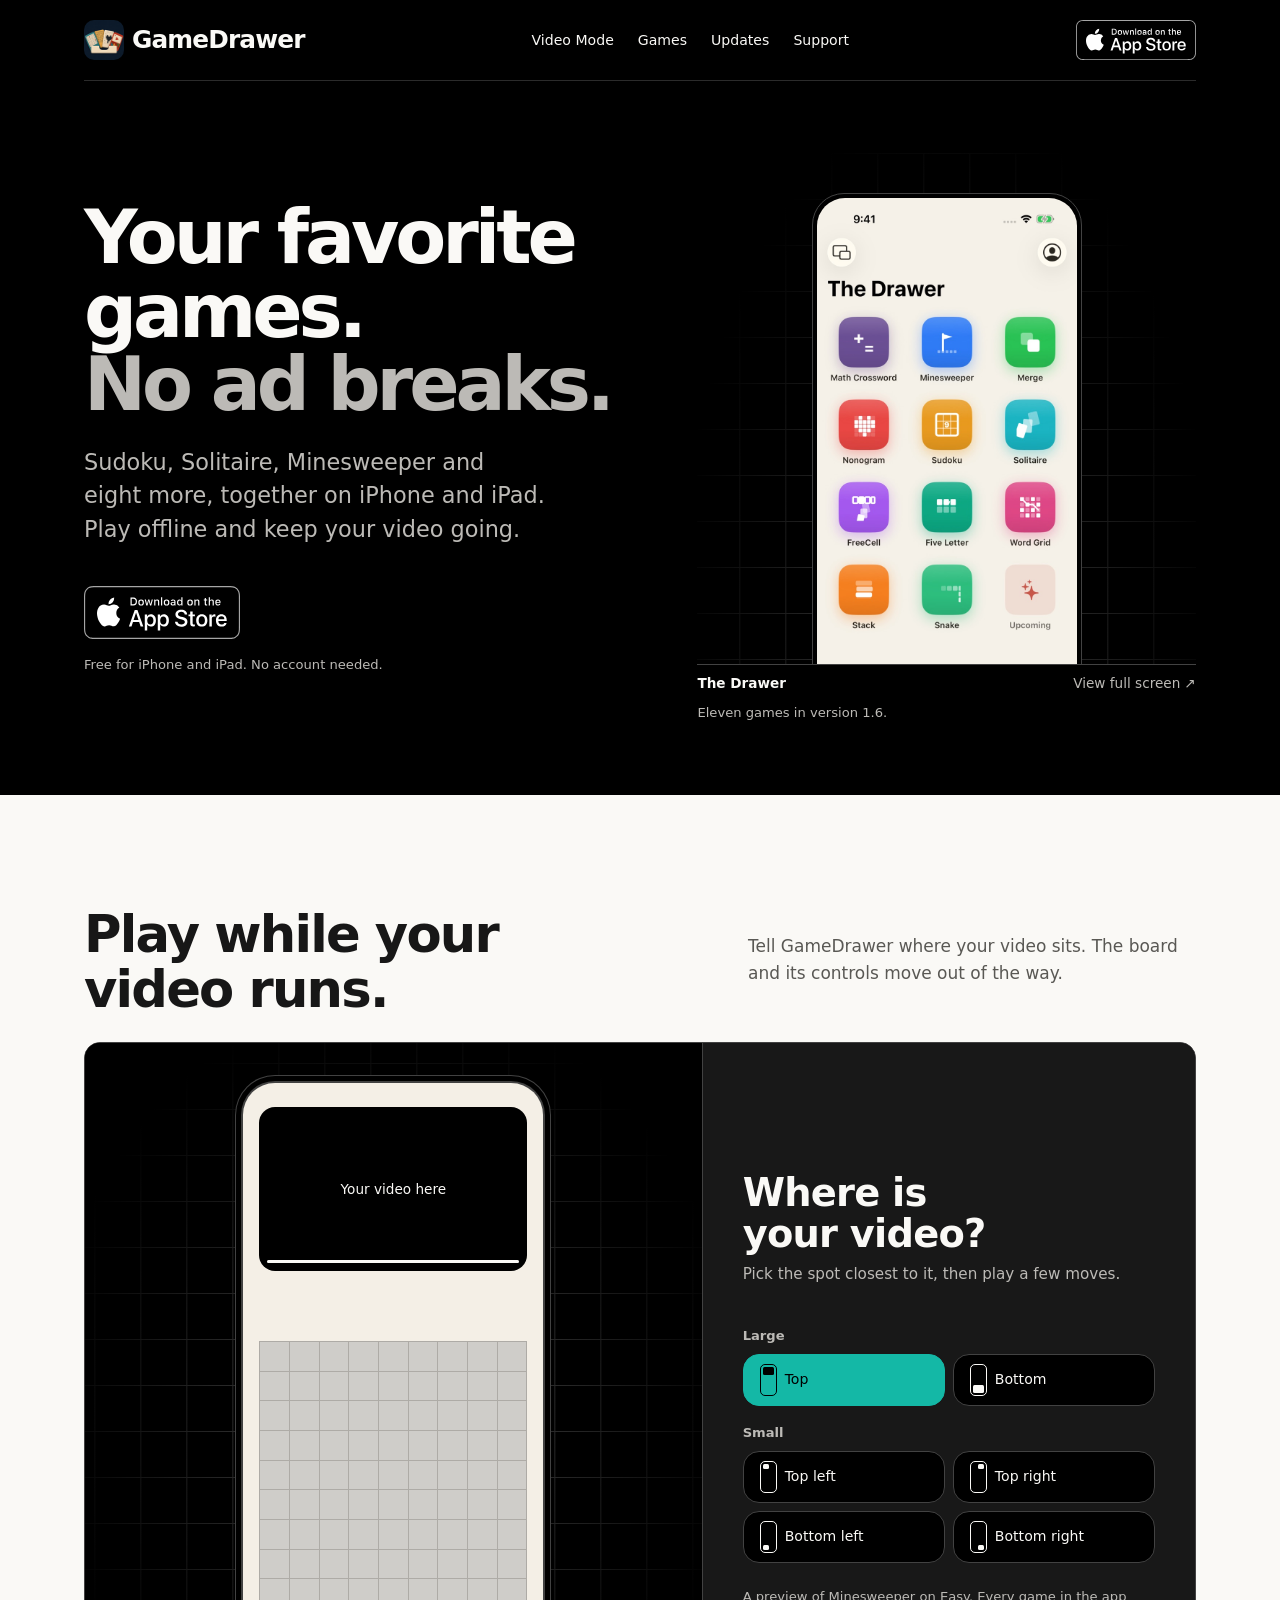
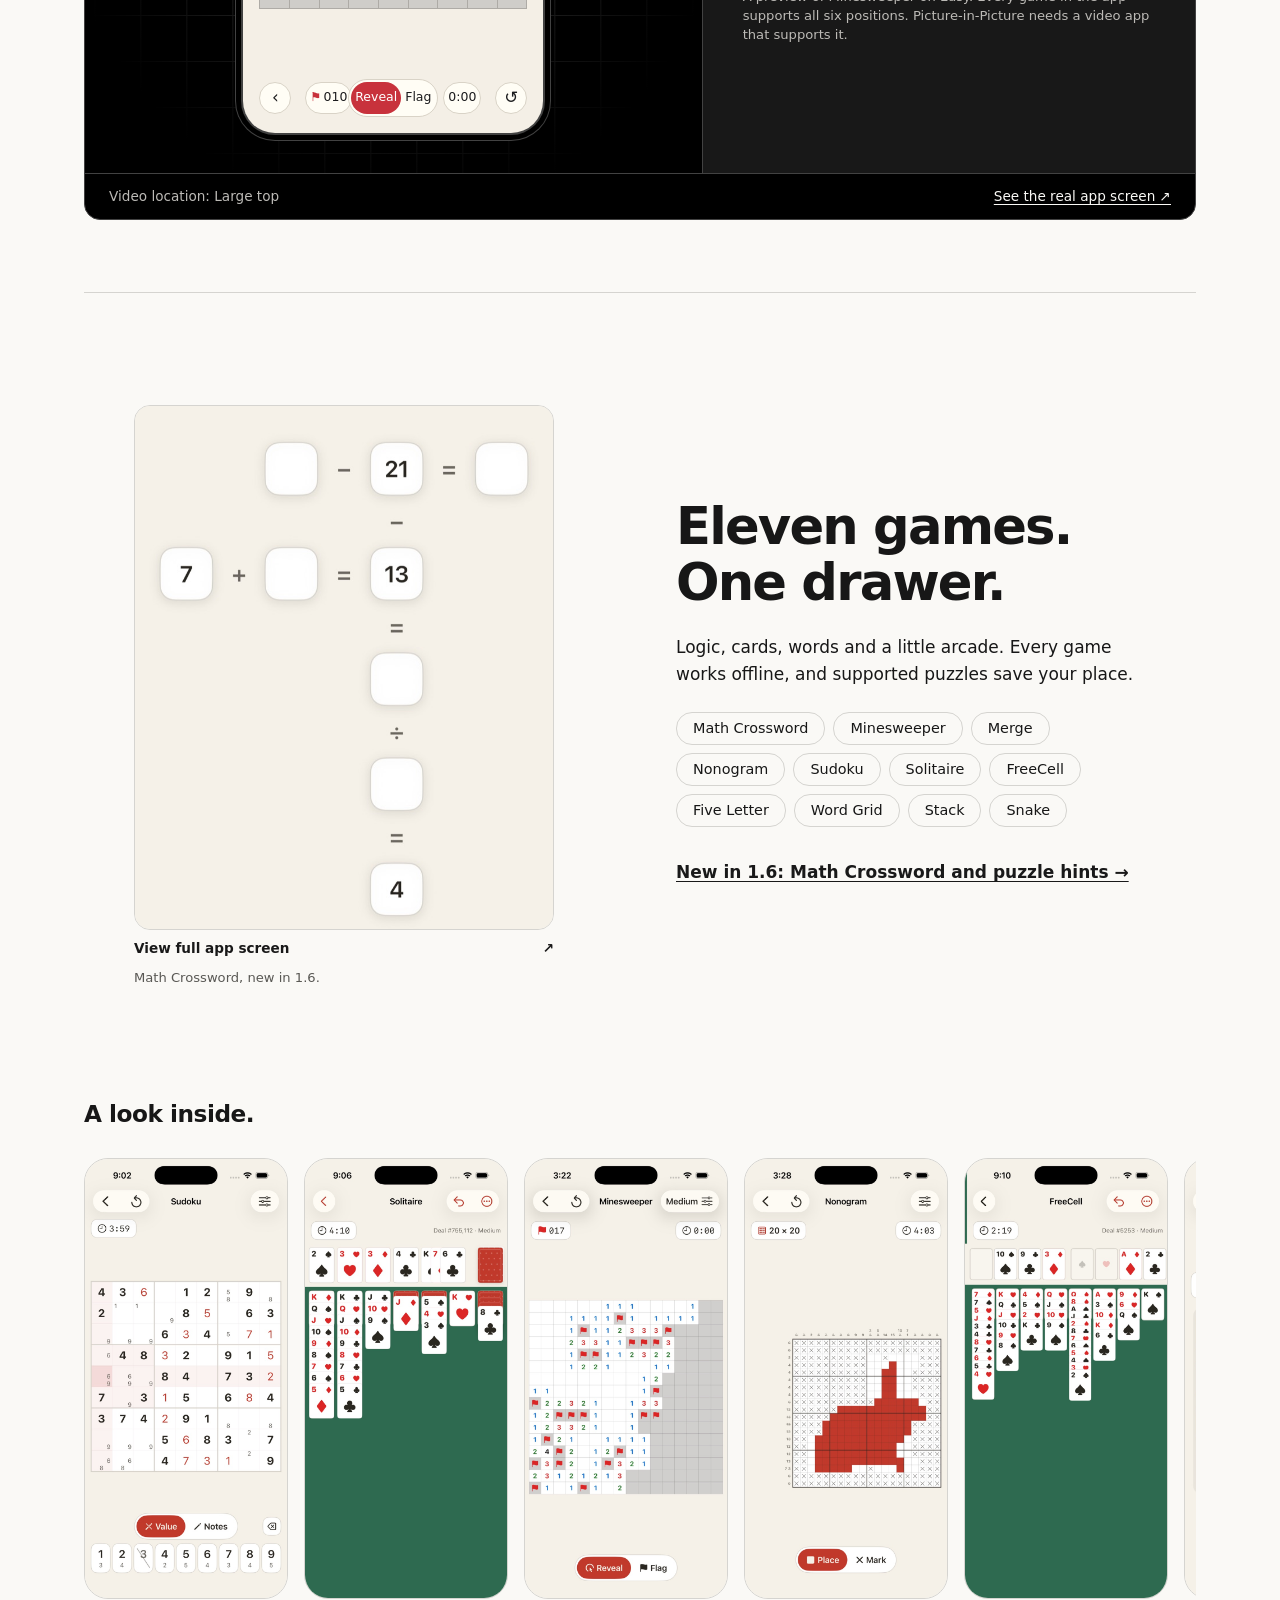
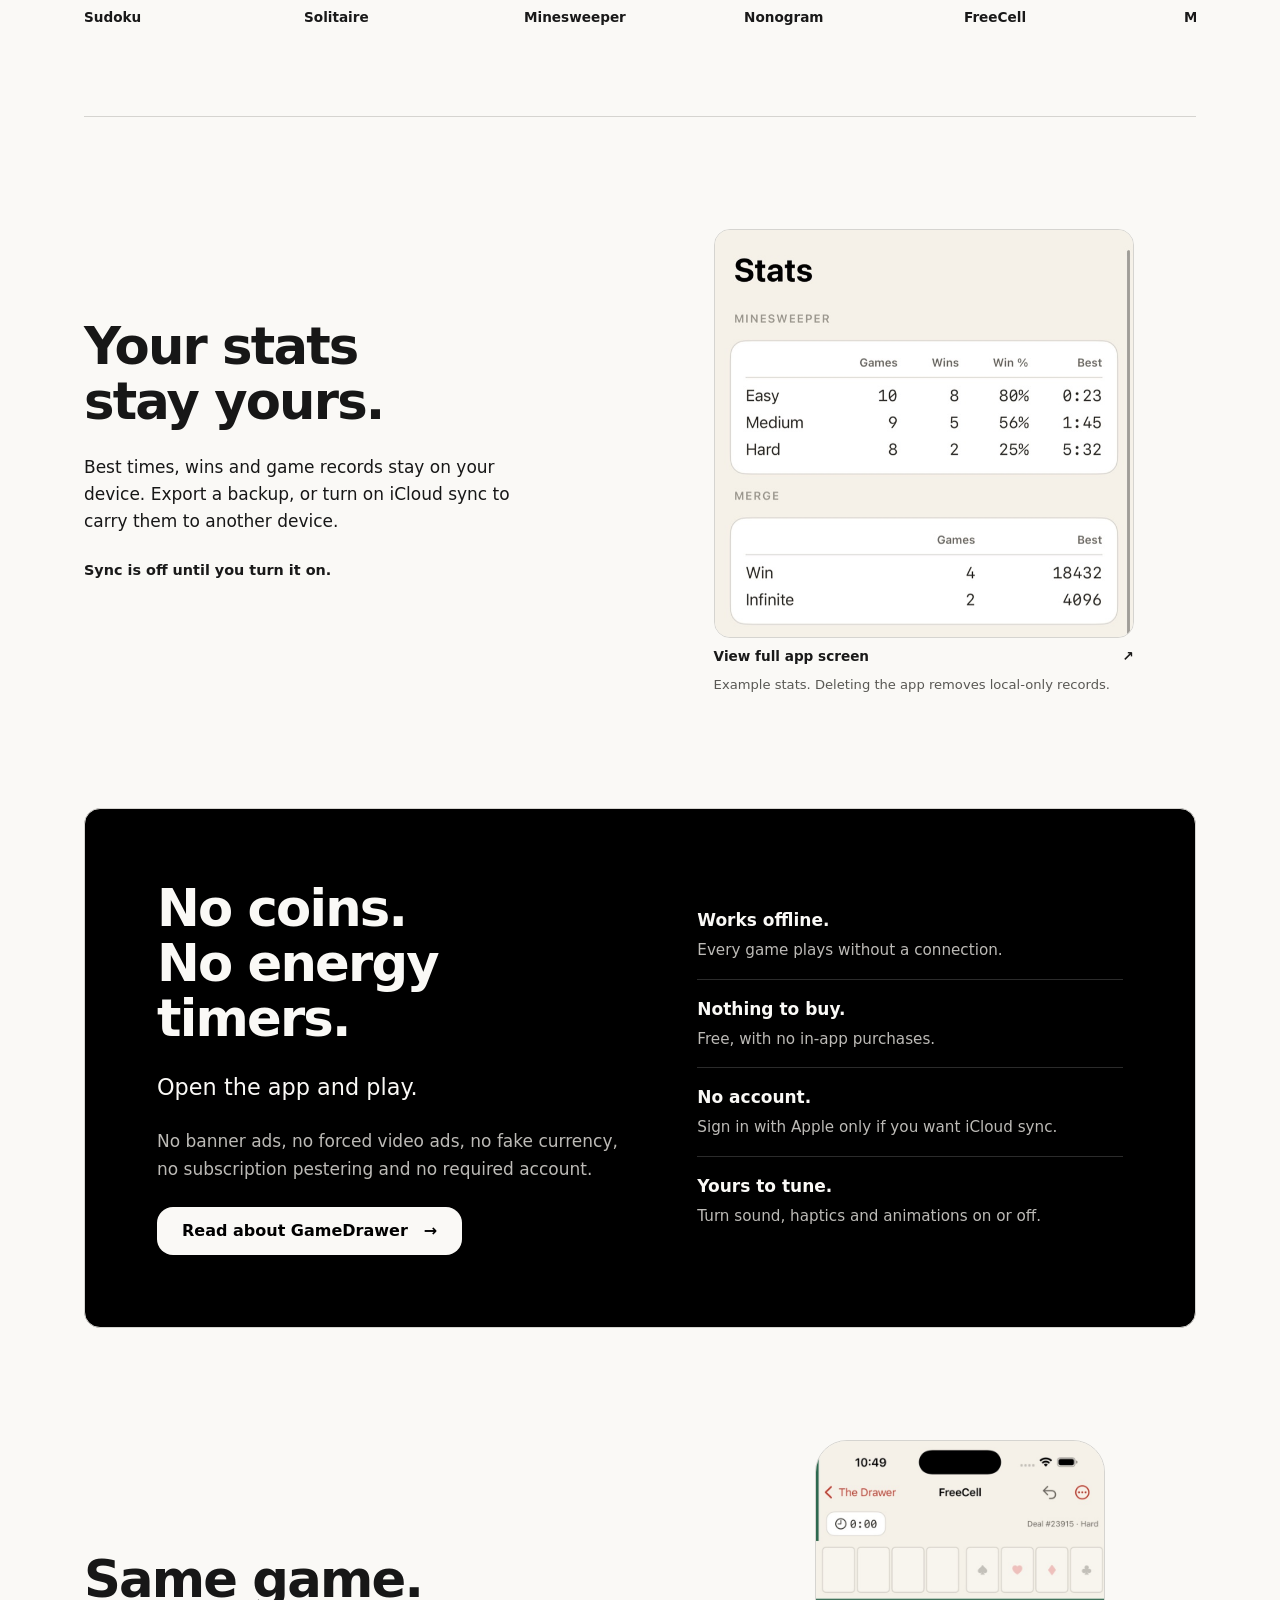
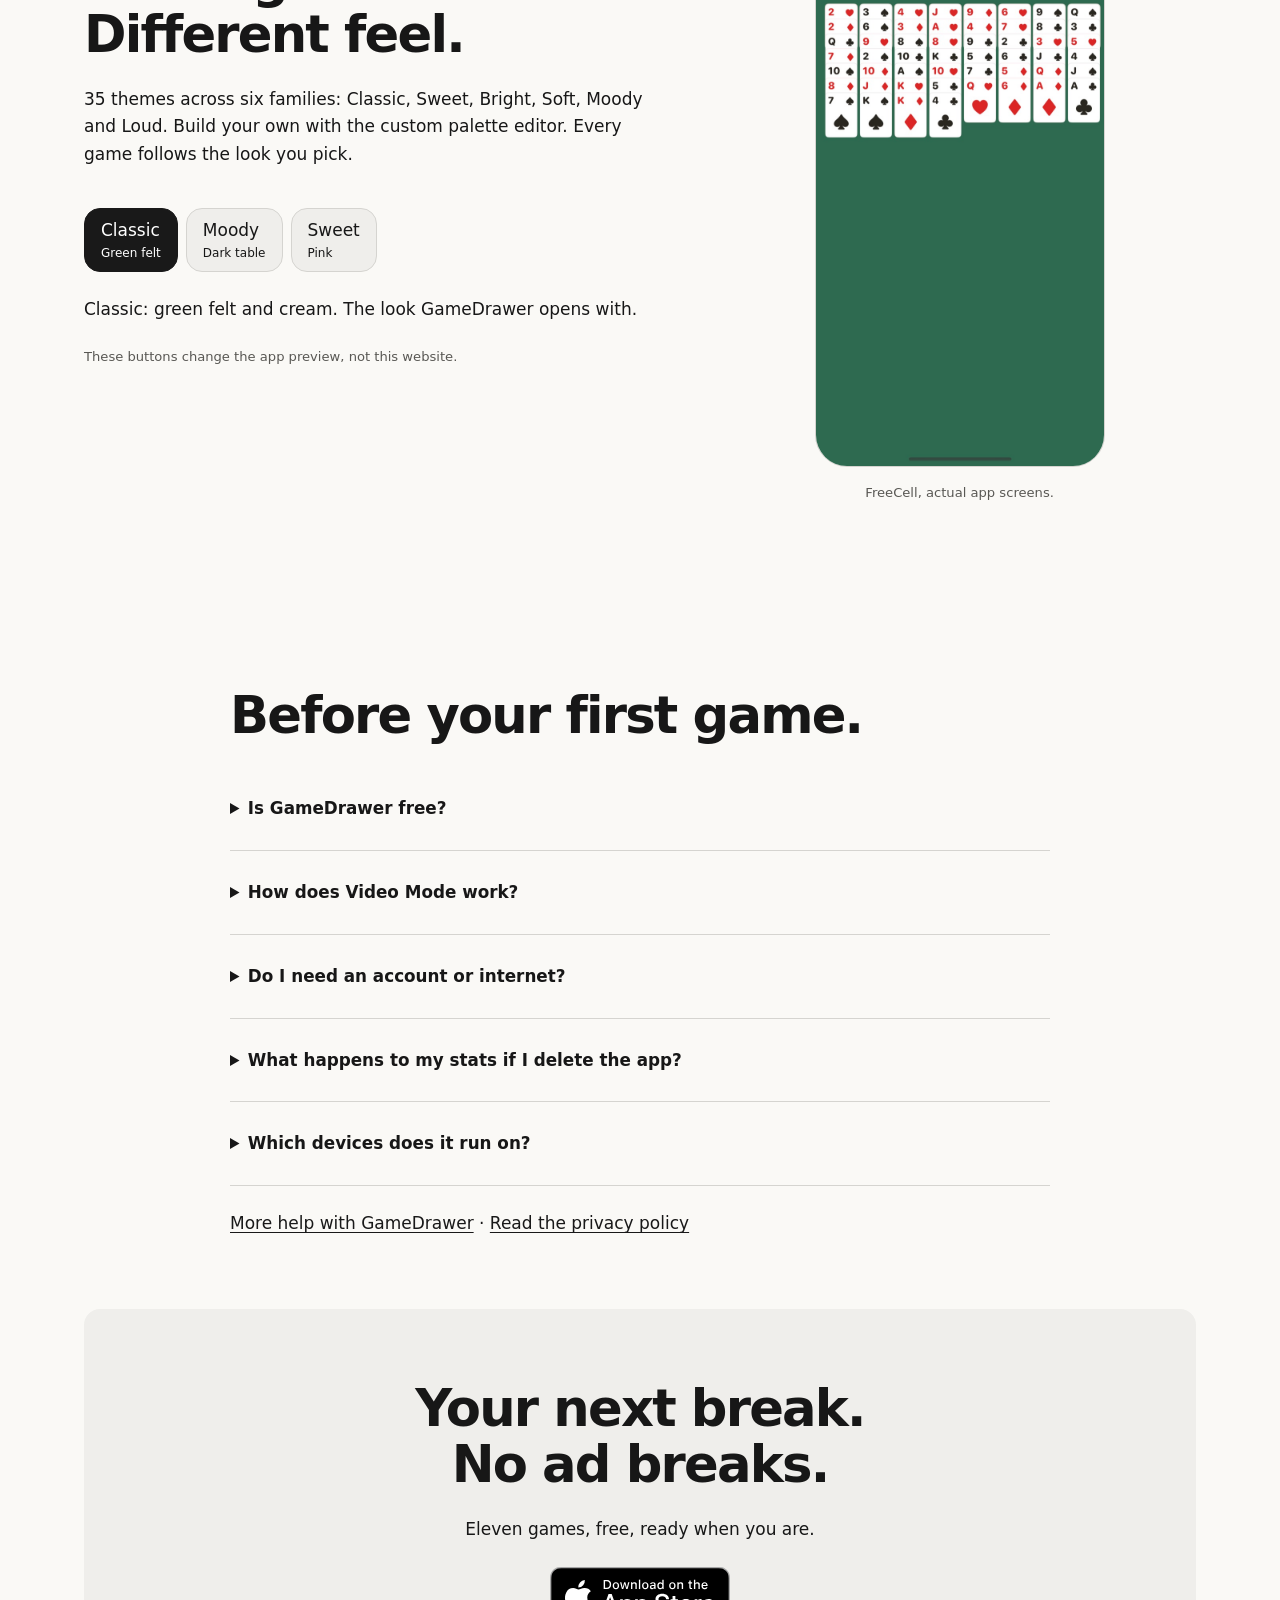
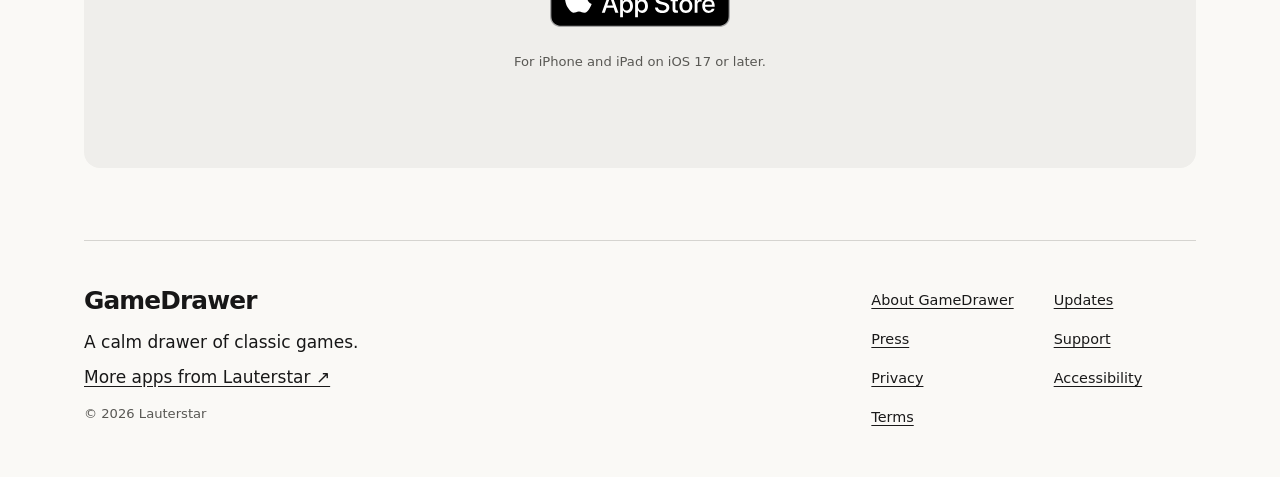
<file: index.html>
<!doctype html>
<html lang="en"><head>
<meta charset="utf-8">
<meta name="viewport" content="width=device-width, initial-scale=1">
<title>GameDrawer</title>
<meta name="description" content="Play free offline Sudoku, Solitaire, Minesweeper and more on iPhone and iPad. No ads. Keep your video going with Video Mode.">
<link rel="canonical" href="https://gamedrawer.lauterstar.com/">
<meta name="robots" content="index,follow,max-image-preview:large">
<meta name="theme-color" content="#000000">
<meta property="og:site_name" content="GameDrawer">
<meta property="og:type" content="website">
<meta property="og:locale" content="en_US">
<meta property="og:title" content="GameDrawer - Offline Sudoku, Solitaire &amp; Puzzle Games">
<meta property="og:description" content="Play free offline Sudoku, Solitaire, Minesweeper and more on iPhone and iPad. No ads. Keep your video going with Video Mode.">
<meta property="og:url" content="https://gamedrawer.lauterstar.com/">
<meta property="og:image" content="https://gamedrawer.lauterstar.com/assets/images/icon-1024.png?v=video-drawer">
<meta property="og:image:alt" content="GameDrawer app icon">
<meta name="twitter:card" content="summary">
<meta name="twitter:title" content="GameDrawer - Offline Sudoku, Solitaire &amp; Puzzle Games">
<meta name="twitter:description" content="Play free offline Sudoku, Solitaire, Minesweeper and more on iPhone and iPad. No ads. Keep your video going with Video Mode.">
<meta name="twitter:image" content="https://gamedrawer.lauterstar.com/assets/images/icon-1024.png?v=video-drawer">
<link rel="icon" href="favicon.ico" sizes="16x16 32x32 48x48 64x64">
<link rel="icon" type="image/png" sizes="32x32" href="assets/images/favicon-32.png">
<link rel="apple-touch-icon" sizes="180x180" href="assets/images/apple-touch-icon.png">
<link rel="stylesheet" href="assets/styles.css?v=20261121.1">
<script defer src="assets/config.js?v=20261121.1"></script>
<script defer src="assets/app.js?v=20261121.1"></script>
<script defer src="assets/video-mode.js?v=20261121.1"></script>
<script type="application/ld+json">{"@context": "https://schema.org", "@graph": [{"@type": "Organization", "@id": "https://gamedrawer.lauterstar.com/#org", "name": "Lauterstar", "url": "https://lauterstar.com/"}, {"@type": "WebSite", "@id": "https://gamedrawer.lauterstar.com/#site", "url": "https://gamedrawer.lauterstar.com/", "name": "GameDrawer", "alternateName": "GameDrawer - Offline Sudoku, Solitaire and Puzzle Games", "publisher": {"@id": "https://gamedrawer.lauterstar.com/#org"}, "inLanguage": "en-US"}, {"@type": "MobileApplication", "name": "GameDrawer", "operatingSystem": "iOS 17+", "applicationCategory": "GameApplication", "image": "https://gamedrawer.lauterstar.com/assets/images/icon-1024.png?v=video-drawer", "description": "Eleven free offline logic, card, word and arcade games for iPhone and iPad. No ads or required account. New in 1.6: Math Crossword and step-by-step puzzle help.", "offers": {"@type": "Offer", "price": "0", "priceCurrency": "USD"}, "publisher": {"@id": "https://gamedrawer.lauterstar.com/#org"}, "softwareVersion": "1.6", "url": "https://gamedrawer.lauterstar.com/", "downloadUrl": "https://apps.apple.com/us/app/gamedrawer-classic-games/id6765536382", "releaseNotes": "https://gamedrawer.lauterstar.com/updates.html"}]}</script>
</head><body class="home">
<a class="skip-link" href="#main-content">Skip to content</a>
<div class="container">
<header class="site-header"><a class="brand" href="index.html" aria-label="GameDrawer home"><img src="assets/images/brand-icon-96.png" width="40" height="40" alt=""><span>GameDrawer</span></a>
<nav aria-label="Main navigation"><a href="index.html#video-mode">Video Mode</a><a href="index.html#games">Games</a><a href="updates.html">Updates</a><a href="support.html">Support</a>
</nav><a class="app-store-link" href="https://apps.apple.com/us/app/gamedrawer-classic-games/id6765536382" data-cfg="appStoreUrl" aria-label="Download GameDrawer on the App Store"><img src="assets/images/app-store-badge.svg" alt="Download on the App Store" width="180" height="60"></a>
</header>
<main id="main-content" class="marketing">
<section class="hero">
<div class="hero-copy">
<h1>Your favorite games.<br><span>No ad breaks.</span>
</h1>
<p class="lead">Sudoku, Solitaire, Minesweeper and eight more, together on iPhone and iPad. Play offline and keep your video going.</p>
<div class="actions"><a class="app-store-link" href="https://apps.apple.com/us/app/gamedrawer-classic-games/id6765536382" data-cfg="appStoreUrl" aria-label="Download GameDrawer on the App Store"><img src="assets/images/app-store-badge.svg" alt="Download on the App Store" width="180" height="60"></a>
</div>
<p class="fine">Free for iPhone and iPad. No account needed.</p>
</div>
<div class="hero-proof"><figure class="detail-proof">
<a class="screen-detail" href="assets/images/screenshots/home-game-drawer-1-6.jpg" data-screen="home" aria-label="View full screenshot: The Drawer home screen with eleven game tiles">
<span class="drawer-stage"><span class="drawer-device"><img src="assets/images/screenshots/home-game-drawer-1-6.jpg" alt="The Drawer home screen with eleven game tiles: Math Crossword, Minesweeper, Merge, Nonogram, Sudoku, Solitaire, FreeCell, Five Letter, Word Grid, Stack and Snake" width="720" height="1565" fetchpriority="high"></span></span>
<span class="detail-open">The Drawer <span>View full screen ↗</span></span></a>
<figcaption>Eleven games in version 1.6.</figcaption></figure></div>
</section>
<section id="video-mode" class="video-mode" aria-labelledby="vm-title">
<div class="preview-intro"><h2 id="vm-title">Play while your<br>video runs.</h2><p>Tell GameDrawer where your video sits. The board and its controls move out of the way.</p></div>
<figure class="detail-proof video-fallback" data-vm-fallback>
<a class="screen-detail" href="assets/images/screenshots/video-mode-minesweeper-expert.jpg" data-screen="video-mode" aria-label="View full screenshot: Minesweeper with a large video window above the board">
<span class="detail-window detail-video"><img src="assets/images/screenshots/video-mode-minesweeper-expert.jpg" alt="Minesweeper with a large video window above the board and its controls in one row below" width="720" height="1564" loading="lazy" decoding="async"></span>
<span class="detail-open">View full app screen <span aria-hidden="true">↗</span></span></a>
<figcaption>Six video positions: large top, large bottom or any corner.</figcaption></figure>
<div class="preview-console" data-vm hidden>
<div class="preview-layout">
<div class="phone-studio"><div class="vm-phone" data-position="largeTop">
<div class="vm-video" aria-hidden="true">Your video here<i></i></div>
<span class="vm-back vm-round" aria-hidden="true">‹</span>
<span class="vm-title" aria-hidden="true">Minesweeper</span>
<span class="vm-flags vm-chip"><b aria-hidden="true">⚑</b><output id="vm-flags" aria-label="Mines left">010</output></span>
<div class="vm-pill" role="group" aria-label="Tap action"><button type="button" data-mode="reveal" aria-pressed="true">Reveal</button><button type="button" data-mode="flag" aria-pressed="false">Flag</button></div>
<span class="vm-timer vm-chip"><output id="vm-clock" role="timer" aria-label="Time">0:00</output></span>
<button type="button" class="vm-restart vm-round" id="vm-restart" aria-label="New board">↺</button>
<div class="vm-field"><div class="vm-board" id="vm-board" role="grid" aria-label="Minesweeper board, 9 by 9 with 10 mines"></div>
<div class="vm-banner" id="vm-banner" hidden><strong id="vm-result"></strong><button type="button" id="vm-again">Play again</button></div></div>
</div></div>
<div class="vm-rack"><h3>Where is your video?</h3><p>Pick the spot closest to it, then play a few moves.</p>
<h4 id="vm-large">Large</h4>
<div class="vm-zones" role="group" aria-labelledby="vm-large"><button type="button" data-zone="largeTop" data-label="Large top" aria-pressed="true"><i aria-hidden="true"></i>Top</button><button type="button" data-zone="largeBottom" data-label="Large bottom" aria-pressed="false"><i aria-hidden="true"></i>Bottom</button></div>
<h4 id="vm-small">Small</h4>
<div class="vm-zones" role="group" aria-labelledby="vm-small"><button type="button" data-zone="smallTopLeft" data-label="Small top-left" aria-pressed="false"><i aria-hidden="true"></i>Top left</button><button type="button" data-zone="smallTopRight" data-label="Small top-right" aria-pressed="false"><i aria-hidden="true"></i>Top right</button><button type="button" data-zone="smallBottomLeft" data-label="Small bottom-left" aria-pressed="false"><i aria-hidden="true"></i>Bottom left</button><button type="button" data-zone="smallBottomRight" data-label="Small bottom-right" aria-pressed="false"><i aria-hidden="true"></i>Bottom right</button></div>
<p class="fine">A preview of Minesweeper on Easy. Every game in the app supports all six positions. Picture-in-Picture needs a video app that supports it.</p></div>
</div>
<div class="preview-heading"><span id="vm-surface">Video location: Large top</span><a href="assets/images/screenshots/video-mode-minesweeper-expert.jpg" data-screen="video-mode" data-alt="Minesweeper with a large video window above the board and its controls in one row below">See the real app screen ↗</a></div>
<p id="vm-status" role="status"></p>
</div>
</section>
<section id="games" class="story reverse">
<div class="story-copy">
<h2>Eleven games.<br>One drawer.</h2>
<p>Logic, cards, words and a little arcade. Every game works offline, and supported puzzles save your place.</p>
<ul class="game-list" aria-label="Games in GameDrawer"><li>Math Crossword</li><li>Minesweeper</li><li>Merge</li><li>Nonogram</li><li>Sudoku</li><li>Solitaire</li><li>FreeCell</li><li>Five Letter</li><li>Word Grid</li><li>Stack</li><li>Snake</li></ul>
<a class="text-link" href="updates.html#v1-6">New in 1.6: Math Crossword and puzzle hints →</a>
</div>
<figure class="detail-proof">
<a class="screen-detail" href="assets/images/screenshots/math-crossword-1-6.jpg" data-screen="math-crossword" aria-label="View full screenshot: Math Crossword with crossing equations and a number bank">
<span class="detail-window detail-crossword"><img src="assets/images/screenshots/math-crossword-1-6.jpg" alt="Math Crossword with crossing equations and blanks to fill" width="720" height="1565" loading="lazy" decoding="async"></span>
<span class="detail-open">View full app screen <span aria-hidden="true">↗</span></span></a>
<figcaption>Math Crossword, new in 1.6.</figcaption></figure>
</section>
<section class="gallery" aria-labelledby="gallery-title">
<h3 id="gallery-title">A look inside.</h3>
<div class="gallery-track" tabindex="0" role="group" aria-label="Game screenshots. Scroll for more.">
<a href="assets/images/screenshots/gameplay-sudoku-hard.jpg" data-screen="sudoku"><img src="assets/images/screenshots/gameplay-sudoku-hard.jpg" alt="Sudoku on Hard with the value and notes keyboard" width="720" height="1565" loading="lazy" decoding="async">Sudoku</a>
<a href="assets/images/screenshots/gameplay-solitaire-medium.jpg" data-screen="solitaire"><img src="assets/images/screenshots/gameplay-solitaire-medium.jpg" alt="Klondike Solitaire mid-game on green felt" width="720" height="1565" loading="lazy" decoding="async">Solitaire</a>
<a href="assets/images/screenshots/gameplay-minesweeper-medium.jpg" data-screen="minesweeper"><img src="assets/images/screenshots/gameplay-minesweeper-medium.jpg" alt="Minesweeper on Medium with flagged mines and revealed numbers" width="720" height="1565" loading="lazy" decoding="async">Minesweeper</a>
<a href="assets/images/screenshots/gameplay-nonogram-large.jpg" data-screen="nonogram"><img src="assets/images/screenshots/gameplay-nonogram-large.jpg" alt="A 20 by 20 Nonogram puzzle mid-solve" width="720" height="1565" loading="lazy" decoding="async">Nonogram</a>
<a href="assets/images/screenshots/gameplay-freecell-medium.jpg" data-screen="freecell"><img src="assets/images/screenshots/gameplay-freecell-medium.jpg" alt="FreeCell mid-game with free cells and foundation piles" width="720" height="1565" loading="lazy" decoding="async">FreeCell</a>
<a href="assets/images/screenshots/gameplay-merge.jpg" data-screen="merge"><img src="assets/images/screenshots/gameplay-merge.jpg" alt="Merge mid-game with tiles from 2 up to 256" width="720" height="1565" loading="lazy" decoding="async">Merge</a>
</div>
</section>
<section class="wide-story">
<div class="story-copy">
<h2>Your stats<br>stay yours.</h2>
<p>Best times, wins and game records stay on your device. Export a backup, or turn on iCloud sync to carry them to another device.</p>
<p class="included">Sync is off until you turn it on.</p>
</div>
<figure class="detail-proof">
<a class="screen-detail" href="assets/images/screenshots/stats-screen.jpg" data-screen="stats" aria-label="View full screenshot: Stats for Minesweeper, Merge, Nonogram and Sudoku">
<span class="detail-window detail-stats"><img src="assets/images/screenshots/stats-screen.jpg" alt="Stats with games played, wins and best times for Minesweeper and Merge" width="720" height="1564" loading="lazy" decoding="async"></span>
<span class="detail-open">View full app screen <span aria-hidden="true">↗</span></span></a>
<figcaption>Example stats. Deleting the app removes local-only records.</figcaption></figure>
</section>
<section class="plain-play">
<div>
<h2>No coins.<br>No energy timers.</h2>
<p class="lead">Open the app and play.</p>
<p>No banner ads, no forced video ads, no fake currency, no subscription pestering and no required account.</p><a class="button primary" href="about.html">Read about GameDrawer <span aria-hidden="true">→</span></a>
</div>
<ul class="left-out">
<li><strong>Works offline.</strong><span>Every game plays without a connection.</span></li>
<li><strong>Nothing to buy.</strong><span>Free, with no in-app purchases.</span></li>
<li><strong>No account.</strong><span>Sign in with Apple only if you want iCloud sync.</span></li>
<li><strong>Yours to tune.</strong><span>Turn sound, haptics and animations on or off.</span></li>
</ul>
</section>
<section class="theme-explorer">
<div>
<h2>Same game.<br>Different feel.</h2>
<p>35 themes across six families: Classic, Sweet, Bright, Soft, Moody and Loud. Build your own with the custom palette editor. Every game follows the look you pick.</p>
<div class="theme-options" role="group" aria-label="Preview a theme"><button type="button" data-theme="classic" aria-pressed="true">Classic<span>Green felt</span></button><button type="button" data-theme="moody" aria-pressed="false">Moody<span>Dark table</span></button><button type="button" data-theme="sweet" aria-pressed="false">Sweet<span>Pink</span></button></div>
<p id="theme-description" aria-live="polite">Classic: green felt and cream. The look GameDrawer opens with.</p>
<p class="fine">These buttons change the app preview, not this website.</p>
</div>
<figure class="app-shot"><img id="theme-preview" src="assets/images/screenshots/theme-freecell-classic-green.jpg" alt="FreeCell in a Classic theme" width="720" height="1564" loading="lazy" decoding="async">
<figcaption>FreeCell, actual app screens.</figcaption></figure>
</section>
<section class="faq" aria-labelledby="faq-title">
<h2 id="faq-title">Before your first game.</h2>
<details><summary>Is GameDrawer free?</summary>
<p>Yes. The app is free, with no in-app purchases, no subscriptions and no ads.</p>
</details>
<details><summary>How does Video Mode work?</summary>
<p>Start a video in an app that supports Picture-in-Picture, then open GameDrawer. Pick the position closest to your video. GameDrawer cannot detect the video on its own, so each game uses your choice to keep its board and controls clear.</p>
</details>
<details><summary>Do I need an account or internet?</summary>
<p>No. Every game works offline and no account is required. Sign in with Apple is optional and only turns on iCloud sync across your own devices.</p>
</details>
<details><summary>What happens to my stats if I delete the app?</summary>
<p>Local-only stats are erased with the app. If you exported a backup or used iCloud sync, you can restore them after reinstalling.</p>
</details>
<details><summary>Which devices does it run on?</summary>
<p>iPhone and iPad running iOS 17 or later.</p>
</details>
<p><a href="support.html">More help with GameDrawer</a> · <a href="privacy.html">Read the privacy policy</a>
</p>
</section>
<section class="closing">
<h2>Your next break.<br>No ad breaks.</h2>
<p>Eleven games, free, ready when you are.</p><a class="app-store-link" href="https://apps.apple.com/us/app/gamedrawer-classic-games/id6765536382" data-cfg="appStoreUrl" aria-label="Download GameDrawer on the App Store"><img src="assets/images/app-store-badge.svg" alt="Download on the App Store" width="180" height="60"></a>
<p class="fine">For iPhone and iPad on iOS 17 or later.</p>
</section>
</main>
<footer class="site-footer">
<div class="footer-brand"><a class="brand" href="index.html">GameDrawer</a>
<p>A calm drawer of classic games.</p><p><a href="https://lauterstar.com/apps.html">More apps from Lauterstar ↗</a></p>
<small>© <span data-cfg="copyrightYear">2026</span> <span data-cfg="copyrightHolder">Lauterstar</span></small>
</div>
<nav aria-label="More about GameDrawer"><a href="about.html">About GameDrawer</a><a href="updates.html">Updates</a><a href="press.html">Press</a><a href="support.html">Support</a><a href="privacy.html">Privacy</a><a href="accessibility.html">Accessibility</a><a href="terms.html">Terms</a>
</nav>
</footer>
</div><dialog class="screen-viewer" aria-labelledby="screen-viewer-title">
<div class="viewer-heading"><h2 id="screen-viewer-title">Full app screenshot</h2><button type="button" class="viewer-close" autofocus>Close</button></div>
<img class="viewer-image" alt=""><p class="viewer-caption">Actual app screenshot with example data.</p>
</dialog></body></html>
</file>
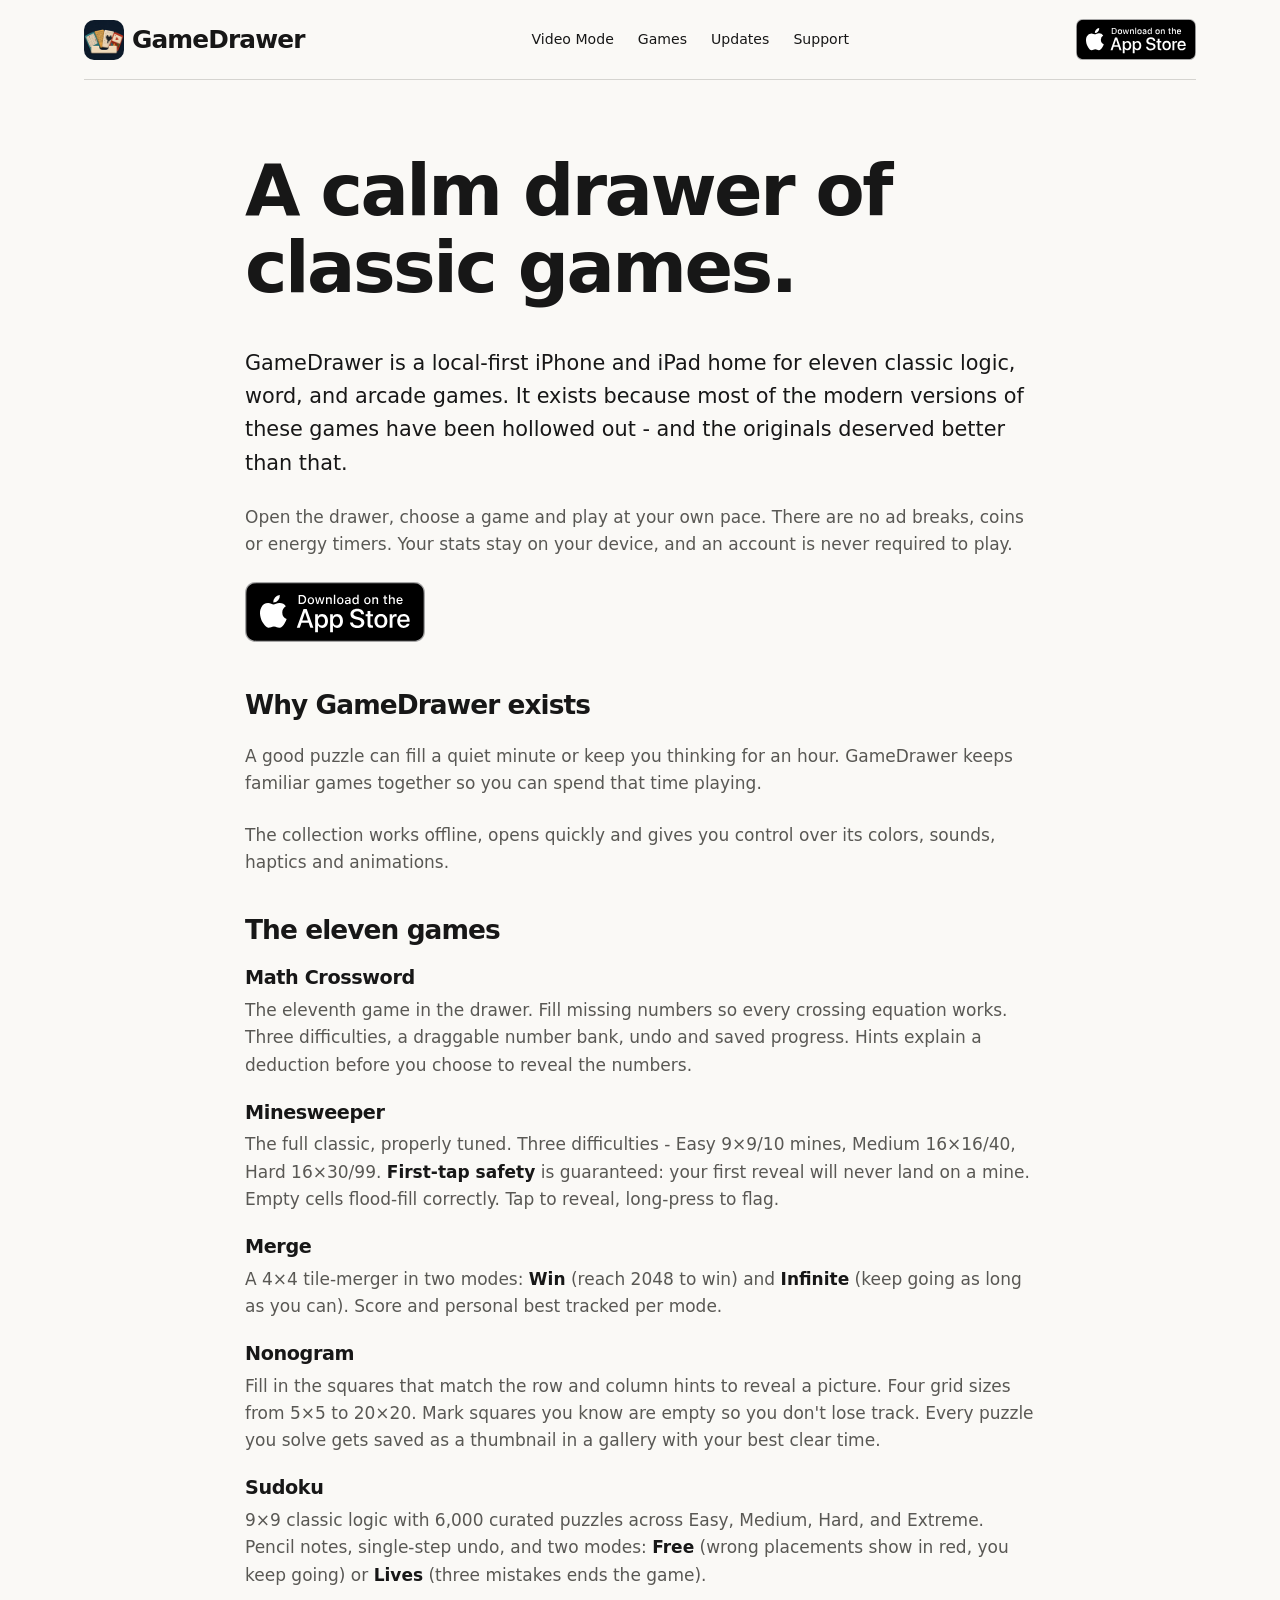
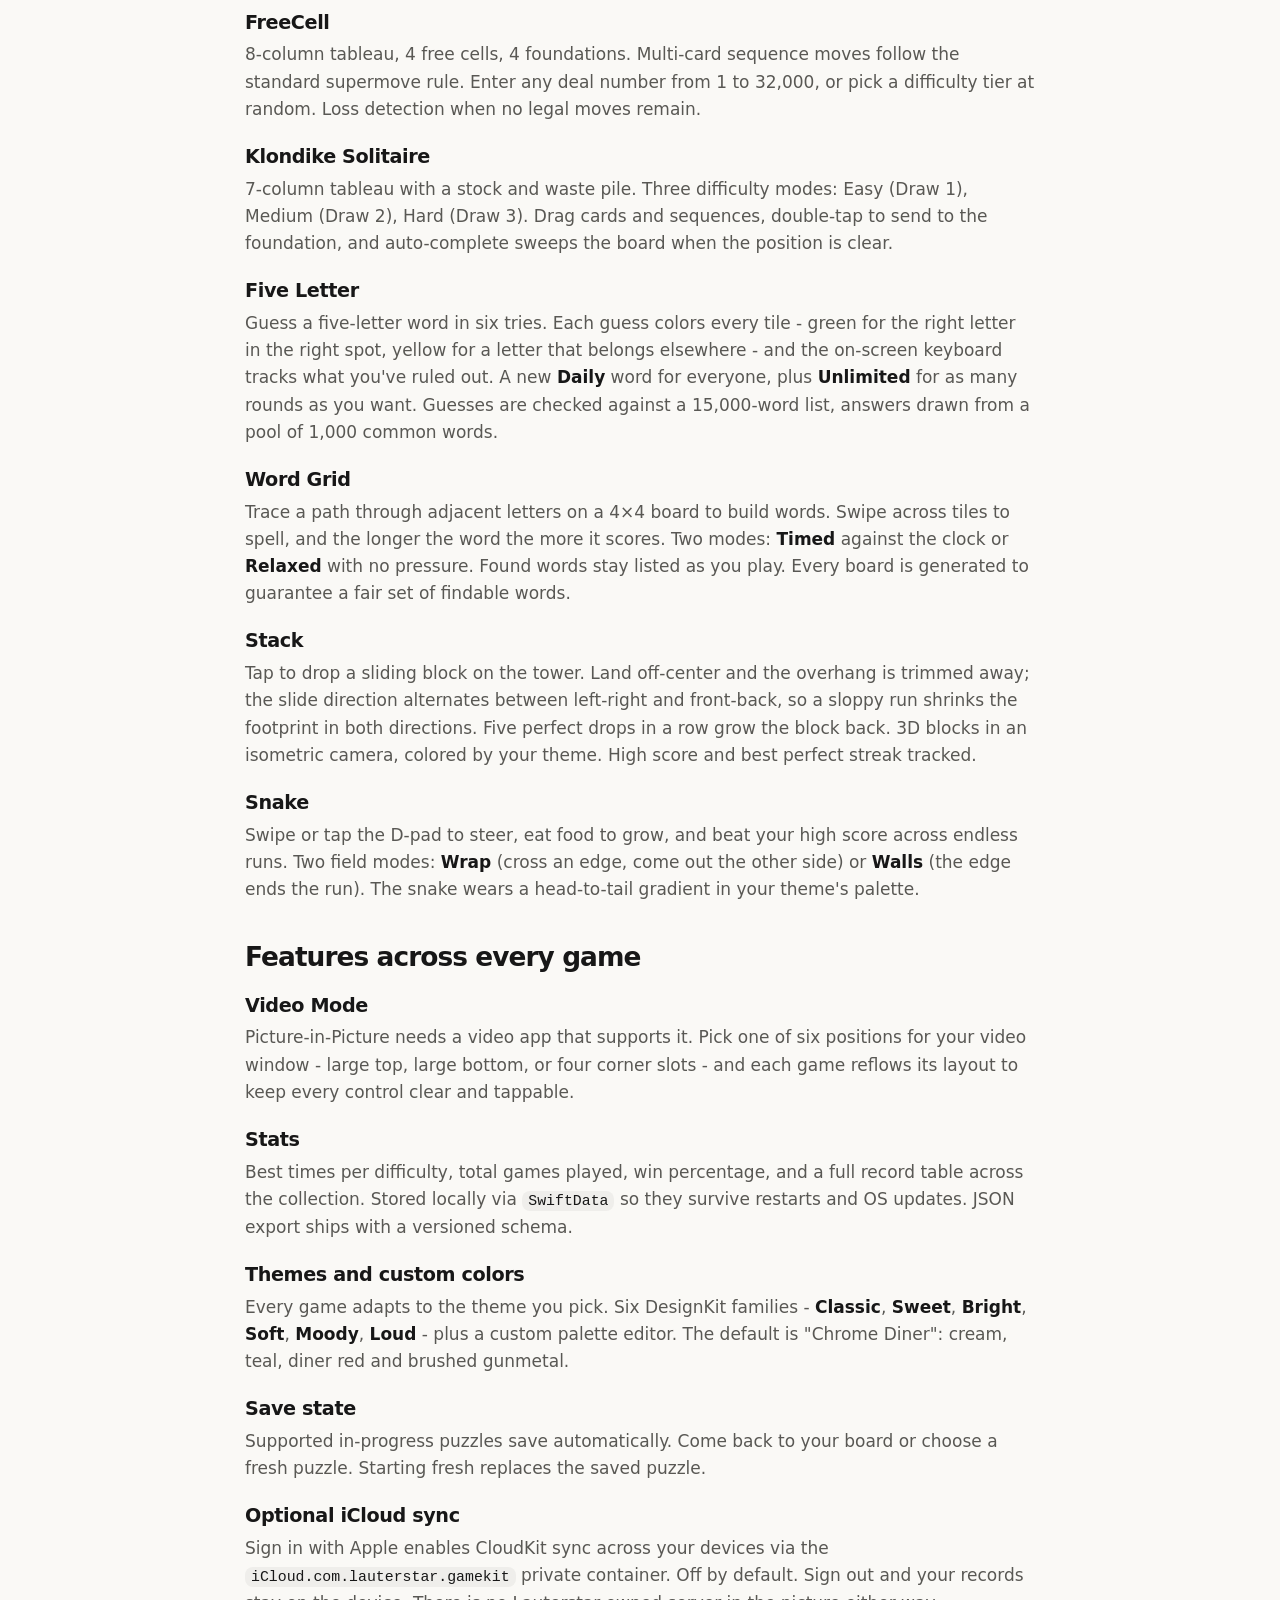
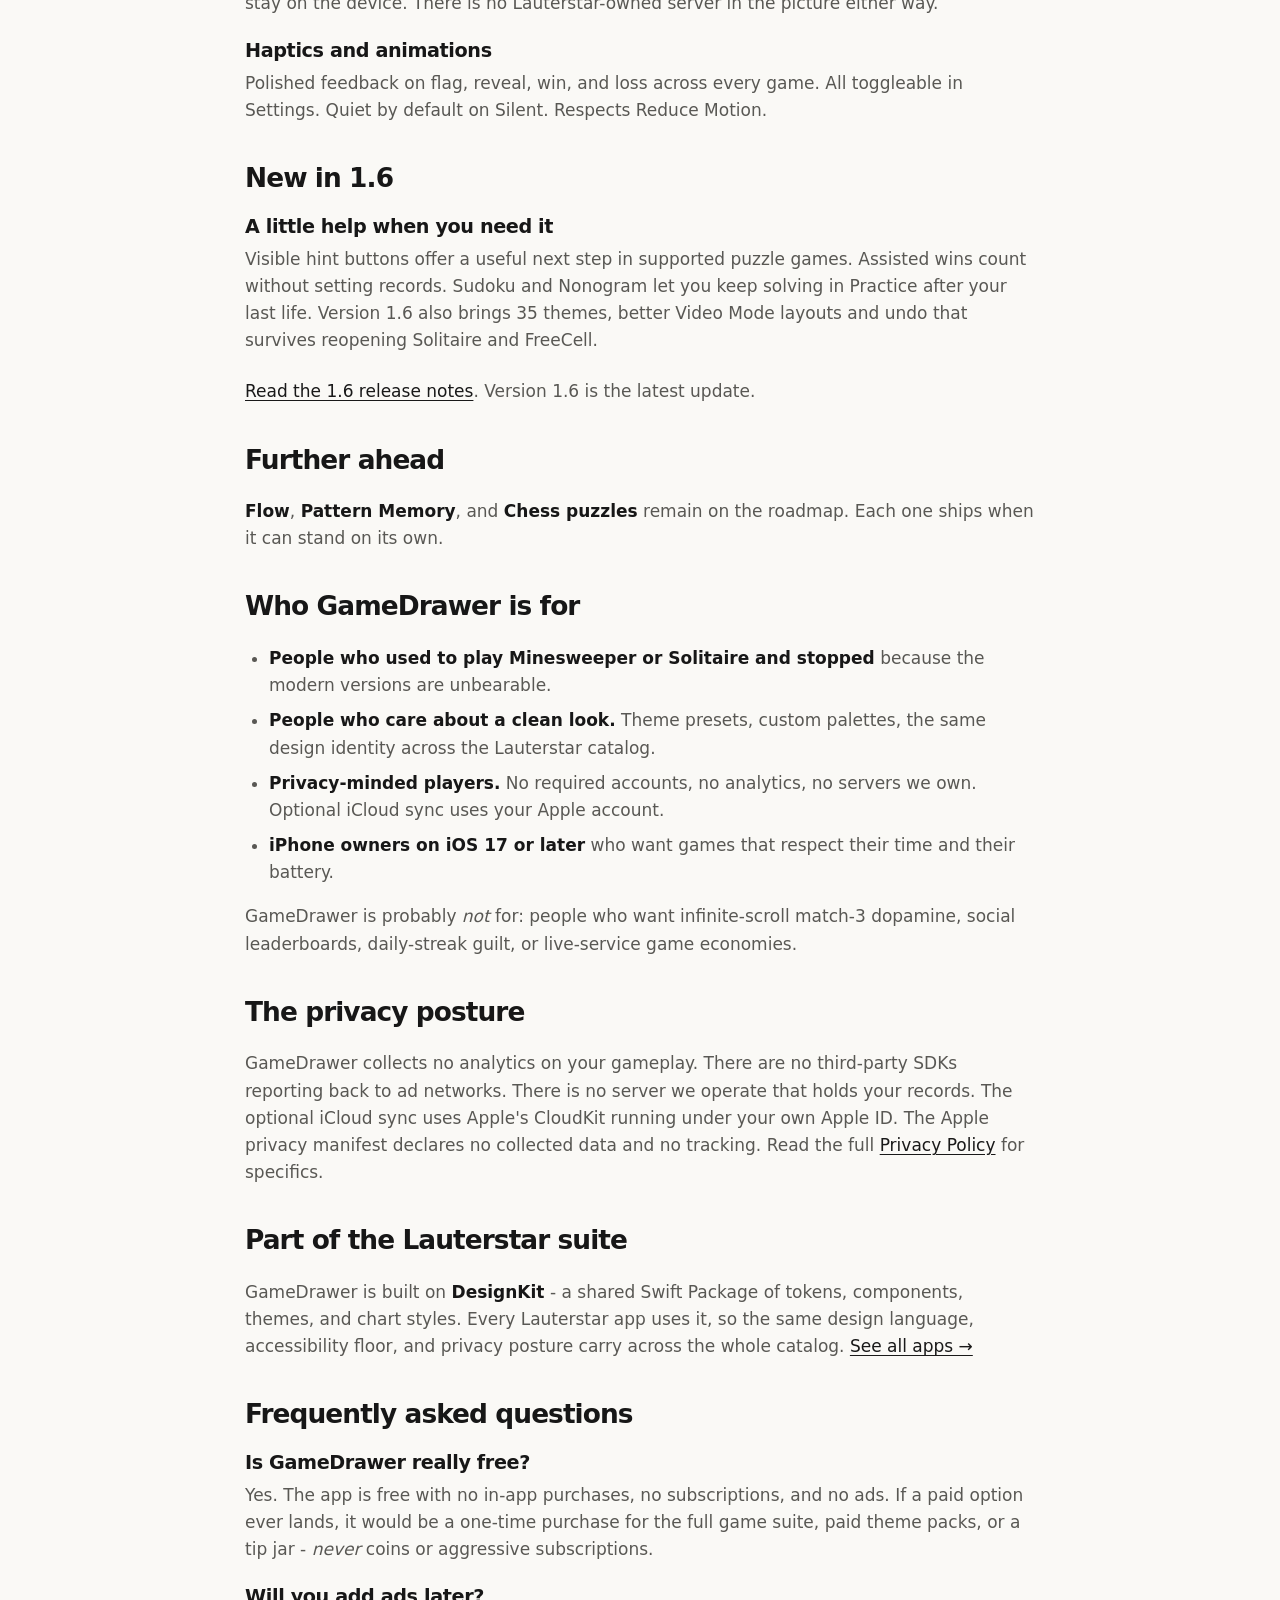
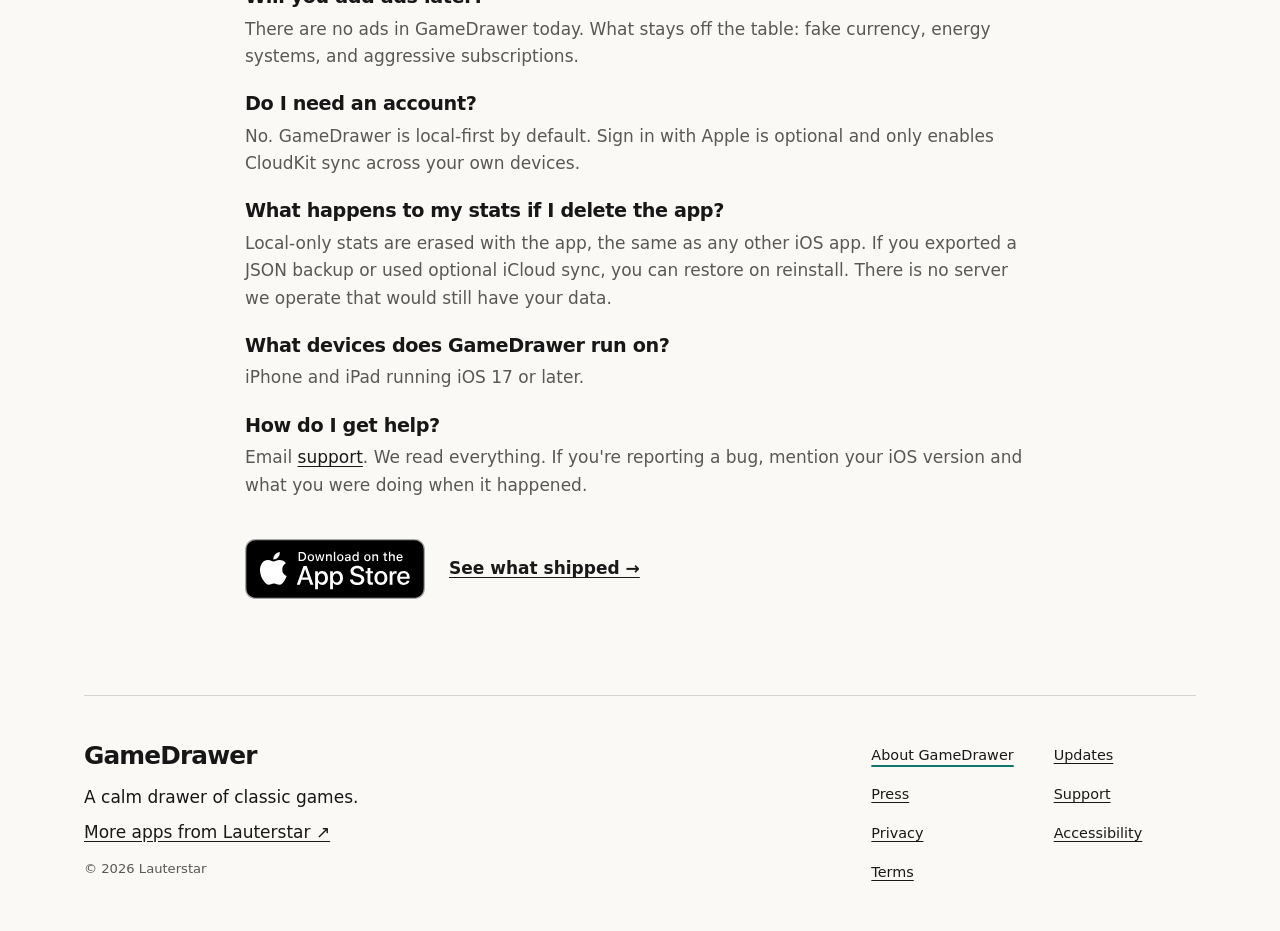
<file: about.html>
<!doctype html>
<html lang="en">
<head>
  <meta charset="utf-8" />
  <meta name="viewport" content="width=device-width, initial-scale=1" />

  <title>About GameDrawer - Offline Games for iPhone &amp; iPad</title>
  <meta name="description" content="Meet the games in GameDrawer: Sudoku, Solitaire, Minesweeper and more. Free offline play, optional iCloud sync, and Math Crossword, new in 1.6." />

  <link rel="canonical" href="https://gamedrawer.lauterstar.com/about.html" />
  <meta name="theme-color" content="#faf9f6" media="(prefers-color-scheme: light)" />
  <meta name="theme-color" content="#000000" media="(prefers-color-scheme: dark)" />
  <meta name="robots" content="index,follow,max-image-preview:large" />

  <meta property="og:site_name" content="GameDrawer" />
  <meta property="og:type" content="website" />
  <meta property="og:locale" content="en_US" />
  <meta property="og:title" content="About GameDrawer - Offline Games for iPhone &amp; iPad" />
  <meta property="og:description" content="Meet the games in GameDrawer: Sudoku, Solitaire, Minesweeper and more. Free offline play, optional iCloud sync, and Math Crossword, new in 1.6." />
  <meta property="og:url" content="https://gamedrawer.lauterstar.com/about.html" />
  <meta property="og:image" content="https://gamedrawer.lauterstar.com/assets/images/icon-1024.png?v=video-drawer" />
  <meta property="og:image:alt" content="GameDrawer app icon" />

  <meta name="twitter:card" content="summary" />
  <meta name="twitter:title" content="About GameDrawer - Offline Games for iPhone &amp; iPad" />
  <meta name="twitter:description" content="Meet the games in GameDrawer: Sudoku, Solitaire, Minesweeper and more. Free offline play, optional iCloud sync, and Math Crossword, new in 1.6." />
  <meta name="twitter:image" content="https://gamedrawer.lauterstar.com/assets/images/icon-1024.png?v=video-drawer" />

  <link rel="icon" href="favicon.ico" sizes="16x16 32x32 48x48 64x64" />
  <link rel="icon" type="image/png" sizes="32x32" href="assets/images/favicon-32.png" />
  <link rel="apple-touch-icon" sizes="180x180" href="assets/images/apple-touch-icon.png" />

  <link rel="stylesheet" href="assets/styles.css?v=20261121.1" />
  <script defer src="assets/config.js?v=20261121.1"></script>
  <script defer src="assets/app.js?v=20261121.1"></script>

  <script type="application/ld+json">
{
  "@context": "https://schema.org",
  "@type": "AboutPage",
  "name": "About GameDrawer",
  "url": "https://gamedrawer.lauterstar.com/about.html",
  "isPartOf": {
    "@id": "https://gamedrawer.lauterstar.com/#site"
  },
  "primaryImageOfPage": "https://gamedrawer.lauterstar.com/assets/images/icon-1024.png?v=video-drawer",
  "mainEntity": {
    "@type": "MobileApplication",
    "name": "GameDrawer",
    "operatingSystem": "iOS 17+",
    "applicationCategory": "GameApplication",
    "description": "Eleven free offline logic, card, word and arcade games for iPhone and iPad. No ads or required account. New in 1.6: Math Crossword and step-by-step puzzle help.",
    "offers": {
      "@type": "Offer",
      "price": "0",
      "priceCurrency": "USD"
    },
    "featureList": [
      "Eleven games: Math Crossword, Minesweeper, Merge, Nonogram, Sudoku, FreeCell, Klondike Solitaire, Five Letter, Word Grid, Stack, and Snake",
      "Video Mode: six Picture-in-Picture positions across every game",
      "First-tap safety in Minesweeper; 6,000 curated Sudoku puzzles",
      "Stats persistence via SwiftData with per-game and per-difficulty records",
      "Themes and custom colors across six DesignKit families",
      "Custom palette editor",
      "Automatic saves for supported in-progress puzzles",
      "JSON stats export and import with versioned schema",
      "Optional CloudKit sync via Sign in with Apple",
      "Haptics and animations, fully toggleable",
      "Zero ads, zero tracking, zero accounts required"
    ],
    "softwareVersion": "1.6",
    "url": "https://gamedrawer.lauterstar.com/",
    "downloadUrl": "https://apps.apple.com/us/app/gamedrawer-classic-games/id6765536382",
    "releaseNotes": "https://gamedrawer.lauterstar.com/updates.html"
  }
}
  </script>

  <script type="application/ld+json">
{
  "@context": "https://schema.org",
  "@type": "FAQPage",
  "mainEntity": [
    {
      "@type": "Question",
      "name": "Is GameDrawer really free?",
      "acceptedAnswer": {
        "@type": "Answer",
        "text": "Yes. The app is free with no in-app purchases, no subscriptions, and no ads. Future paid options would be one-time unlocks or theme packs - not coins or energy systems."
      }
    },
    {
      "@type": "Question",
      "name": "Will you add ads later?",
      "acceptedAnswer": {
        "@type": "Answer",
        "text": "There are no ads in GameDrawer today. What stays off the table: fake currency, energy systems, and aggressive subscriptions."
      }
    },
    {
      "@type": "Question",
      "name": "Do I need an account?",
      "acceptedAnswer": {
        "@type": "Answer",
        "text": "No. GameDrawer is local-first by default - every record lives on-device via SwiftData. Sign in with Apple is optional and only enables CloudKit sync across your own devices."
      }
    },
    {
      "@type": "Question",
      "name": "What happens to my stats if I delete the app?",
      "acceptedAnswer": {
        "@type": "Answer",
        "text": "Local-only stats are erased with the app. If you exported a JSON backup or used optional iCloud sync, you can restore on reinstall. There is no server we operate that would still have your data."
      }
    }
  ]
}
  </script>
</head>

<body>
  <a class="skip-link" href="#main-content">Skip to content</a>

  <div class="container">

    <header class="site-header"><a class="brand" href="index.html" aria-label="GameDrawer home"><img src="assets/images/brand-icon-96.png" width="40" height="40" alt=""><span>GameDrawer</span></a>
<nav aria-label="Main navigation"><a href="index.html#video-mode">Video Mode</a><a href="index.html#games">Games</a><a href="updates.html">Updates</a><a href="support.html">Support</a>
</nav><a class="app-store-link" href="https://apps.apple.com/us/app/gamedrawer-classic-games/id6765536382" data-cfg="appStoreUrl" aria-label="Download GameDrawer on the App Store"><img src="assets/images/app-store-badge.svg" alt="Download on the App Store" width="180" height="60"></a>
</header>

    <main id="main-content" class="doc">
      <h1>A calm drawer of classic games.</h1>
      <p class="lede">GameDrawer is a local-first iPhone and iPad home for eleven classic logic, word, and arcade games. It exists because most of the modern versions of these games have been hollowed out - and the originals deserved better than that.</p>

      <p>Open the drawer, choose a game and play at your own pace. There are no ad breaks, coins or energy timers. Your stats stay on your device, and an account is never required to play.</p>

      <p><a class="app-store-link" href="https://apps.apple.com/us/app/gamedrawer-classic-games/id6765536382" data-cfg="appStoreUrl" aria-label="Download GameDrawer on the App Store"><img src="assets/images/app-store-badge.svg" alt="Download on the App Store" width="180" height="60"></a></p>

      <h2>Why GameDrawer exists</h2>
      <p>A good puzzle can fill a quiet minute or keep you thinking for an hour. GameDrawer keeps familiar games together so you can spend that time playing.</p>

      <p>The collection works offline, opens quickly and gives you control over its colors, sounds, haptics and animations.</p>

      <h2>The eleven games</h2>

      <h3>Math Crossword</h3>
      <p>The eleventh game in the drawer. Fill missing numbers so every crossing equation works. Three difficulties, a draggable number bank, undo and saved progress. Hints explain a deduction before you choose to reveal the numbers.</p>

      <h3>Minesweeper</h3>
      <p>The full classic, properly tuned. Three difficulties - Easy 9&times;9/10 mines, Medium 16&times;16/40, Hard 16&times;30/99. <strong>First-tap safety</strong> is guaranteed: your first reveal will never land on a mine. Empty cells flood-fill correctly. Tap to reveal, long-press to flag.</p>

      <h3>Merge</h3>
      <p>A 4&times;4 tile-merger in two modes: <strong>Win</strong> (reach 2048 to win) and <strong>Infinite</strong> (keep going as long as you can). Score and personal best tracked per mode.</p>

      <h3>Nonogram</h3>
      <p>Fill in the squares that match the row and column hints to reveal a picture. Four grid sizes from 5&times;5 to 20&times;20. Mark squares you know are empty so you don't lose track. Every puzzle you solve gets saved as a thumbnail in a gallery with your best clear time.</p>

      <h3>Sudoku</h3>
      <p>9&times;9 classic logic with 6,000 curated puzzles across Easy, Medium, Hard, and Extreme. Pencil notes, single-step undo, and two modes: <strong>Free</strong> (wrong placements show in red, you keep going) or <strong>Lives</strong> (three mistakes ends the game).</p>

      <h3>FreeCell</h3>
      <p>8-column tableau, 4 free cells, 4 foundations. Multi-card sequence moves follow the standard supermove rule. Enter any deal number from 1 to 32,000, or pick a difficulty tier at random. Loss detection when no legal moves remain.</p>

      <h3>Klondike Solitaire</h3>
      <p>7-column tableau with a stock and waste pile. Three difficulty modes: Easy (Draw 1), Medium (Draw 2), Hard (Draw 3). Drag cards and sequences, double-tap to send to the foundation, and auto-complete sweeps the board when the position is clear.</p>

      <h3>Five Letter</h3>
      <p>Guess a five-letter word in six tries. Each guess colors every tile - green for the right letter in the right spot, yellow for a letter that belongs elsewhere - and the on-screen keyboard tracks what you've ruled out. A new <strong>Daily</strong> word for everyone, plus <strong>Unlimited</strong> for as many rounds as you want. Guesses are checked against a 15,000-word list, answers drawn from a pool of 1,000 common words.</p>

      <h3>Word Grid</h3>
      <p>Trace a path through adjacent letters on a 4&times;4 board to build words. Swipe across tiles to spell, and the longer the word the more it scores. Two modes: <strong>Timed</strong> against the clock or <strong>Relaxed</strong> with no pressure. Found words stay listed as you play. Every board is generated to guarantee a fair set of findable words.</p>

      <h3>Stack</h3>
      <p>Tap to drop a sliding block on the tower. Land off-center and the overhang is trimmed away; the slide direction alternates between left-right and front-back, so a sloppy run shrinks the footprint in both directions. Five perfect drops in a row grow the block back. 3D blocks in an isometric camera, colored by your theme. High score and best perfect streak tracked.</p>

      <h3>Snake</h3>
      <p>Swipe or tap the D-pad to steer, eat food to grow, and beat your high score across endless runs. Two field modes: <strong>Wrap</strong> (cross an edge, come out the other side) or <strong>Walls</strong> (the edge ends the run). The snake wears a head-to-tail gradient in your theme's palette.</p>

      <h2>Features across every game</h2>

      <h3>Video Mode</h3>
      <p>Picture-in-Picture needs a video app that supports it. Pick one of six positions for your video window - large top, large bottom, or four corner slots - and each game reflows its layout to keep every control clear and tappable.</p>

      <h3>Stats</h3>
      <p>Best times per difficulty, total games played, win percentage, and a full record table across the collection. Stored locally via <code>SwiftData</code> so they survive restarts and OS updates. JSON export ships with a versioned schema.</p>

      <h3>Themes and custom colors</h3>
      <p>Every game adapts to the theme you pick. Six DesignKit families - <strong>Classic</strong>, <strong>Sweet</strong>, <strong>Bright</strong>, <strong>Soft</strong>, <strong>Moody</strong>, <strong>Loud</strong> - plus a custom palette editor. The default is "Chrome Diner": cream, teal, diner red and brushed gunmetal.</p>

      <h3>Save state</h3>
      <p>Supported in-progress puzzles save automatically. Come back to your board or choose a fresh puzzle. Starting fresh replaces the saved puzzle.</p>

      <h3>Optional iCloud sync</h3>
      <p>Sign in with Apple enables CloudKit sync across your devices via the <code>iCloud.com.lauterstar.gamekit</code> private container. Off by default. Sign out and your records stay on the device. There is no Lauterstar-owned server in the picture either way.</p>

      <h3>Haptics and animations</h3>
      <p>Polished feedback on flag, reveal, win, and loss across every game. All toggleable in Settings. Quiet by default on Silent. Respects Reduce Motion.</p>

      <h2 id="version-1-6">New in 1.6</h2>
      <h3>A little help when you need it</h3>
      <p>Visible hint buttons offer a useful next step in supported puzzle games. Assisted wins count without setting records. Sudoku and Nonogram let you keep solving in Practice after your last life. Version 1.6 also brings 35 themes, better Video Mode layouts and undo that survives reopening Solitaire and FreeCell.</p>
      <p><a href="updates.html#v1-6">Read the 1.6 release notes</a>. Version 1.6 is the latest update.</p>
      <h2>Further ahead</h2>
      <p><strong>Flow</strong>, <strong>Pattern Memory</strong>, and <strong>Chess puzzles</strong> remain on the roadmap. Each one ships when it can stand on its own.</p>

      <h2>Who GameDrawer is for</h2>
      <ul>
        <li><strong>People who used to play Minesweeper or Solitaire and stopped</strong> because the modern versions are unbearable.</li>
        <li><strong>People who care about a clean look.</strong> Theme presets, custom palettes, the same design identity across the Lauterstar catalog.</li>
        <li><strong>Privacy-minded players.</strong> No required accounts, no analytics, no servers we own. Optional iCloud sync uses your Apple account.</li>
        <li><strong>iPhone owners on iOS 17 or later</strong> who want games that respect their time and their battery.</li>
      </ul>

      <p>GameDrawer is probably <em>not</em> for: people who want infinite-scroll match-3 dopamine, social leaderboards, daily-streak guilt, or live-service game economies.</p>

      <h2>The privacy posture</h2>
      <p>GameDrawer collects no analytics on your gameplay. There are no third-party SDKs reporting back to ad networks. There is no server we operate that holds your records. The optional iCloud sync uses Apple's CloudKit running under your own Apple ID. The Apple privacy manifest declares no collected data and no tracking. Read the full <a href="privacy.html">Privacy Policy</a> for specifics.</p>

      <h2>Part of the Lauterstar suite</h2>
      <p>GameDrawer is built on <strong>DesignKit</strong> - a shared Swift Package of tokens, components, themes, and chart styles. Every Lauterstar app uses it, so the same design language, accessibility floor, and privacy posture carry across the whole catalog. <a href="https://lauterstar.com/apps.html">See all apps &rarr;</a></p>

      <h2>Frequently asked questions</h2>

      <h3>Is GameDrawer really free?</h3>
      <p>Yes. The app is free with no in-app purchases, no subscriptions, and no ads. If a paid option ever lands, it would be a one-time purchase for the full game suite, paid theme packs, or a tip jar - <em>never</em> coins or aggressive subscriptions.</p>

      <h3>Will you add ads later?</h3>
      <p>There are no ads in GameDrawer today. What stays off the table: fake currency, energy systems, and aggressive subscriptions.</p>

      <h3>Do I need an account?</h3>
      <p>No. GameDrawer is local-first by default. Sign in with Apple is optional and only enables CloudKit sync across your own devices.</p>

      <h3>What happens to my stats if I delete the app?</h3>
      <p>Local-only stats are erased with the app, the same as any other iOS app. If you exported a JSON backup or used optional iCloud sync, you can restore on reinstall. There is no server we operate that would still have your data.</p>

      <h3>What devices does GameDrawer run on?</h3>
      <p>iPhone and iPad running iOS 17 or later.</p>

      <h3>How do I get help?</h3>
      <p>Email <a data-cfg="supportEmail" href="mailto:support@lauterstar.com">support</a>. We read everything. If you're reporting a bug, mention your iOS version and what you were doing when it happened.</p>

      <p class="section-cta">
        <a class="app-store-link" href="https://apps.apple.com/us/app/gamedrawer-classic-games/id6765536382" data-cfg="appStoreUrl" aria-label="Download GameDrawer on the App Store"><img src="assets/images/app-store-badge.svg" alt="Download on the App Store" width="180" height="60"></a>
        <a class="text-link" href="updates.html">See what shipped &rarr;</a>
      </p>
    </main>

    <footer class="site-footer">
<div class="footer-brand"><a class="brand" href="index.html">GameDrawer</a>
<p>A calm drawer of classic games.</p><p><a href="https://lauterstar.com/apps.html">More apps from Lauterstar ↗</a></p>
<small>© <span data-cfg="copyrightYear">2026</span> <span data-cfg="copyrightHolder">Lauterstar</span></small>
</div>
<nav aria-label="More about GameDrawer"><a href="about.html" aria-current="page">About GameDrawer</a><a href="updates.html">Updates</a><a href="press.html">Press</a><a href="support.html">Support</a><a href="privacy.html">Privacy</a><a href="accessibility.html">Accessibility</a><a href="terms.html">Terms</a>
</nav>
</footer>
  </div>
</body>
</html>
</file>
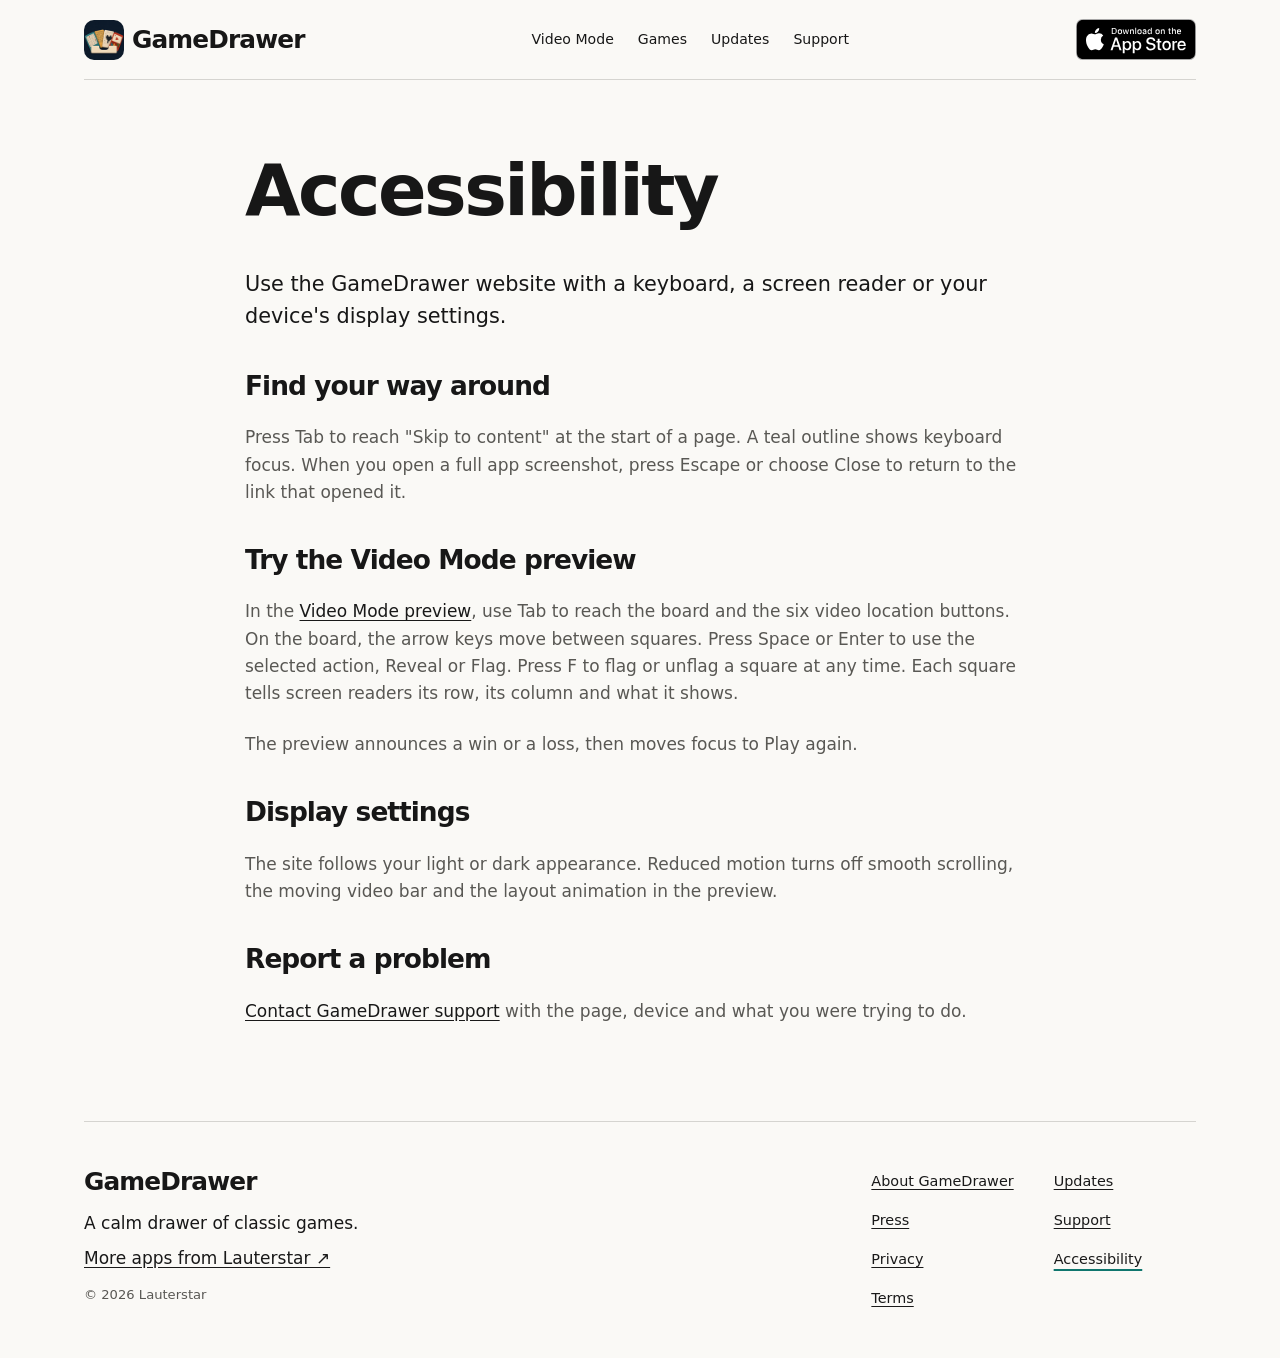
<file: accessibility.html>
<!doctype html>
<html lang="en">
<head>
  <meta charset="utf-8" />
  <meta name="viewport" content="width=device-width, initial-scale=1" />
  <title>Accessibility - GameDrawer</title>
  <meta name="description" content="Keyboard controls, display settings and accessibility support for the GameDrawer website." />
  <link rel="canonical" href="https://gamedrawer.lauterstar.com/accessibility.html" />
  <meta name="theme-color" content="#faf9f6" media="(prefers-color-scheme: light)" />
  <meta name="theme-color" content="#000000" media="(prefers-color-scheme: dark)" />
  <meta name="robots" content="index,follow,max-image-preview:large" />

  <meta property="og:site_name" content="GameDrawer" />
  <meta property="og:type" content="website" />
  <meta property="og:locale" content="en_US" />
  <meta property="og:title" content="Accessibility - GameDrawer" />
  <meta property="og:description" content="Keyboard controls, display settings and accessibility support for the GameDrawer website." />
  <meta property="og:url" content="https://gamedrawer.lauterstar.com/accessibility.html" />
  <meta property="og:image" content="https://gamedrawer.lauterstar.com/assets/images/icon-1024.png?v=video-drawer" />
  <meta property="og:image:alt" content="GameDrawer app icon" />

  <meta name="twitter:card" content="summary" />
  <meta name="twitter:title" content="Accessibility - GameDrawer" />
  <meta name="twitter:description" content="Keyboard controls, display settings and accessibility support for the GameDrawer website." />
  <meta name="twitter:image" content="https://gamedrawer.lauterstar.com/assets/images/icon-1024.png?v=video-drawer" />

  <link rel="icon" href="favicon.ico" sizes="16x16 32x32 48x48 64x64" />
  <link rel="icon" type="image/png" sizes="32x32" href="assets/images/favicon-32.png" />
  <link rel="apple-touch-icon" sizes="180x180" href="assets/images/apple-touch-icon.png" />
  <link rel="stylesheet" href="assets/styles.css?v=20261121.1" />
  <script defer src="assets/config.js?v=20261121.1"></script>
  <script defer src="assets/app.js?v=20261121.1"></script>

  <script type="application/ld+json">
  {
    "@context": "https://schema.org",
    "@type": "WebPage",
    "name": "Accessibility - GameDrawer",
    "description": "Keyboard controls, display settings and accessibility support for the GameDrawer website.",
    "url": "https://gamedrawer.lauterstar.com/accessibility.html",
    "isPartOf": { "@id": "https://gamedrawer.lauterstar.com/#site" },
    "about": { "@id": "https://gamedrawer.lauterstar.com/#org" },
    "inLanguage": "en-US"
  }
  </script>
</head>
<body>
  <a class="skip-link" href="#main-content">Skip to content</a>
  <div class="container">

    <header class="site-header"><a class="brand" href="index.html" aria-label="GameDrawer home"><img src="assets/images/brand-icon-96.png" width="40" height="40" alt=""><span>GameDrawer</span></a>
<nav aria-label="Main navigation"><a href="index.html#video-mode">Video Mode</a><a href="index.html#games">Games</a><a href="updates.html">Updates</a><a href="support.html">Support</a>
</nav><a class="app-store-link" href="https://apps.apple.com/us/app/gamedrawer-classic-games/id6765536382" data-cfg="appStoreUrl" aria-label="Download GameDrawer on the App Store"><img src="assets/images/app-store-badge.svg" alt="Download on the App Store" width="180" height="60"></a>
</header>

    <main id="main-content" class="doc">
      <h1>Accessibility</h1>
      <p class="lead">Use the GameDrawer website with a keyboard, a screen reader or your device's display settings.</p>

      <h2>Find your way around</h2>
      <p>Press Tab to reach "Skip to content" at the start of a page. A teal outline shows keyboard focus. When you open a full app screenshot, press Escape or choose Close to return to the link that opened it.</p>

      <h2>Try the Video Mode preview</h2>
      <p>In the <a href="index.html#video-mode">Video Mode preview</a>, use Tab to reach the board and the six video location buttons. On the board, the arrow keys move between squares. Press Space or Enter to use the selected action, Reveal or Flag. Press F to flag or unflag a square at any time. Each square tells screen readers its row, its column and what it shows.</p>
      <p>The preview announces a win or a loss, then moves focus to Play again.</p>

      <h2>Display settings</h2>
      <p>The site follows your light or dark appearance. Reduced motion turns off smooth scrolling, the moving video bar and the layout animation in the preview.</p>

      <h2>Report a problem</h2>
      <p><a href="support.html">Contact GameDrawer support</a> with the page, device and what you were trying to do.</p>
    </main>

    <footer class="site-footer">
<div class="footer-brand"><a class="brand" href="index.html">GameDrawer</a>
<p>A calm drawer of classic games.</p><p><a href="https://lauterstar.com/apps.html">More apps from Lauterstar ↗</a></p>
<small>© <span data-cfg="copyrightYear">2026</span> <span data-cfg="copyrightHolder">Lauterstar</span></small>
</div>
<nav aria-label="More about GameDrawer"><a href="about.html">About GameDrawer</a><a href="updates.html">Updates</a><a href="press.html">Press</a><a href="support.html">Support</a><a href="privacy.html">Privacy</a><a href="accessibility.html" aria-current="page">Accessibility</a><a href="terms.html">Terms</a>
</nav>
</footer>
  </div>
</body>
</html>
</file>
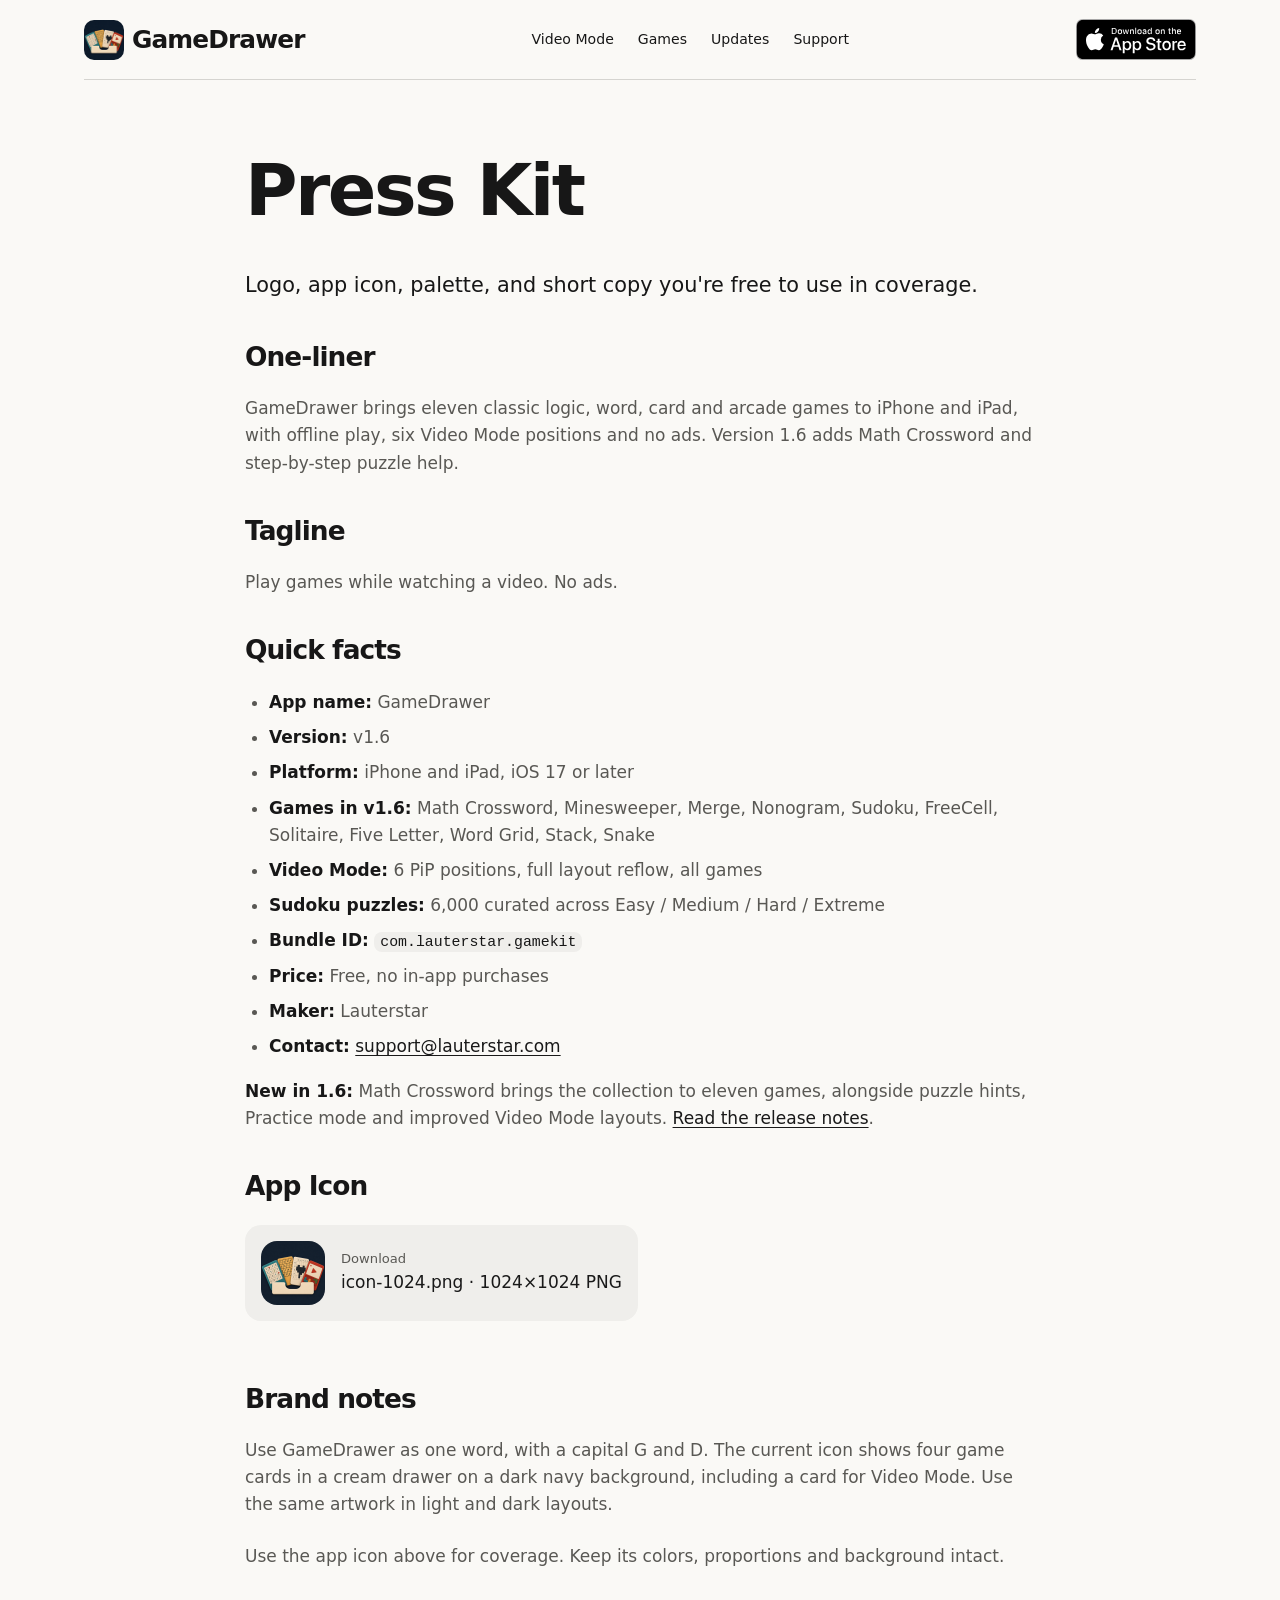
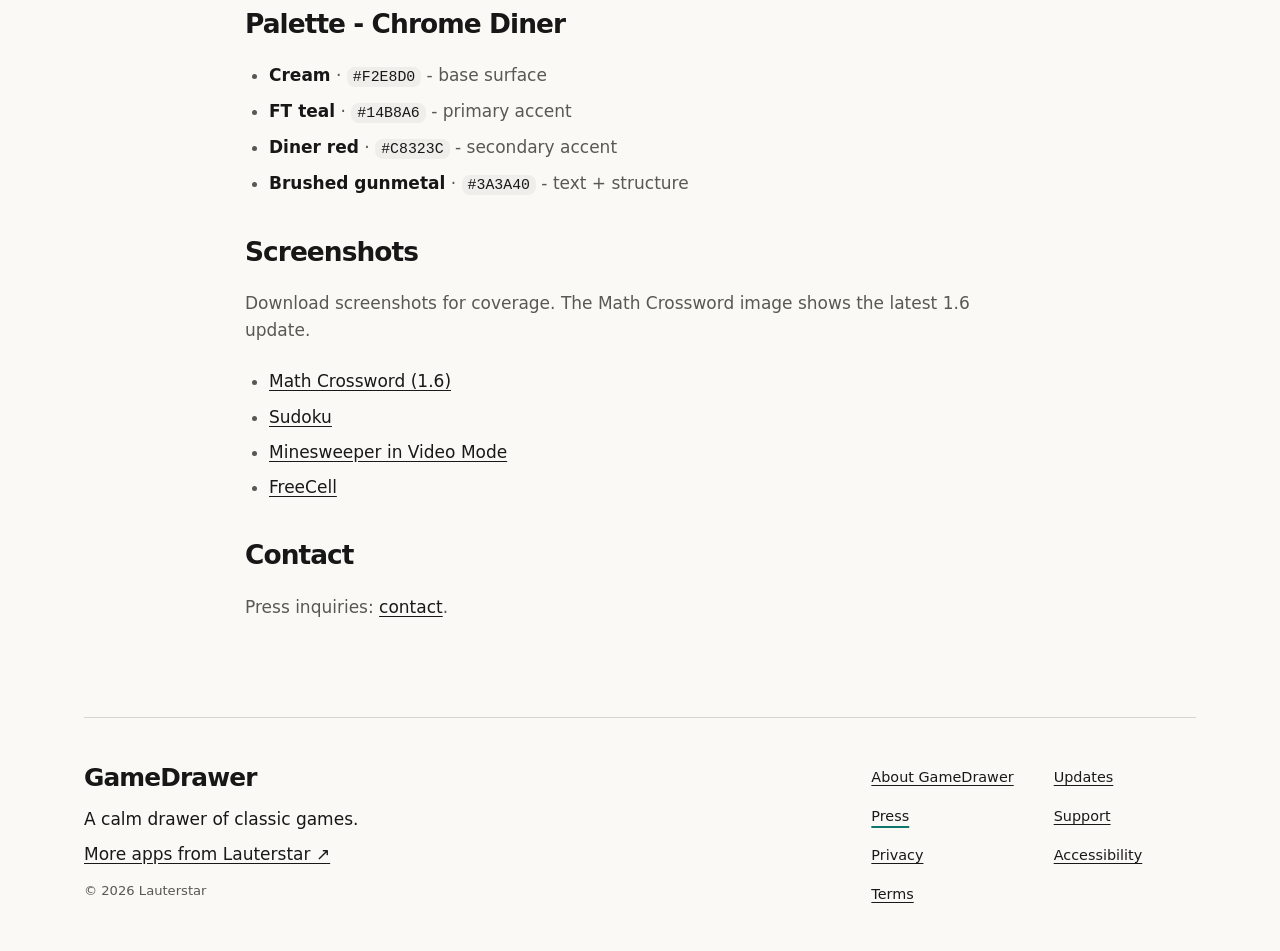
<file: press.html>
<!doctype html>
<html lang="en">
<head>
  <meta charset="utf-8" />
  <meta name="viewport" content="width=device-width, initial-scale=1" />
  <title>GameDrawer Press Kit - Facts, Screenshots &amp; App Icon</title>
  <meta name="description" content="Download GameDrawer screenshots and its app icon. Find product facts, press contact details, and the latest 1.6 Math Crossword update." />
  <link rel="canonical" href="https://gamedrawer.lauterstar.com/press.html" />
  <meta name="theme-color" content="#faf9f6" media="(prefers-color-scheme: light)" />
  <meta name="theme-color" content="#000000" media="(prefers-color-scheme: dark)" />
  <meta name="robots" content="index,follow,max-image-preview:large" />

  <meta property="og:site_name" content="GameDrawer" />
  <meta property="og:type" content="website" />
  <meta property="og:locale" content="en_US" />
  <meta property="og:title" content="GameDrawer Press Kit - Facts, Screenshots &amp; App Icon" />
  <meta property="og:description" content="Download GameDrawer screenshots and its app icon. Find product facts, press contact details, and the latest 1.6 Math Crossword update." />
  <meta property="og:url" content="https://gamedrawer.lauterstar.com/press.html" />
  <meta property="og:image" content="https://gamedrawer.lauterstar.com/assets/images/icon-1024.png?v=video-drawer" />
  <meta property="og:image:alt" content="GameDrawer app icon" />

  <meta name="twitter:card" content="summary" />
  <meta name="twitter:title" content="GameDrawer Press Kit - Facts, Screenshots &amp; App Icon" />
  <meta name="twitter:description" content="Download GameDrawer screenshots and its app icon. Find product facts, press contact details, and the latest 1.6 Math Crossword update." />
  <meta name="twitter:image" content="https://gamedrawer.lauterstar.com/assets/images/icon-1024.png?v=video-drawer" />

  <link rel="icon" href="favicon.ico" sizes="16x16 32x32 48x48 64x64" />
  <link rel="icon" type="image/png" sizes="32x32" href="assets/images/favicon-32.png" />
  <link rel="apple-touch-icon" sizes="180x180" href="assets/images/apple-touch-icon.png" />
  <link rel="stylesheet" href="assets/styles.css?v=20261121.1" />
  <script defer src="assets/config.js?v=20261121.1"></script>
  <script defer src="assets/app.js?v=20261121.1"></script>

  <script type="application/ld+json">
  {
    "@context": "https://schema.org",
    "@type": "WebPage",
    "name": "Press Kit - GameDrawer",
    "description": "Press kit for GameDrawer. Logo, app icon, palette, and brand notes.",
    "url": "https://gamedrawer.lauterstar.com/press.html",
    "isPartOf": { "@id": "https://gamedrawer.lauterstar.com/#site" },
    "about": { "@id": "https://gamedrawer.lauterstar.com/#org" },
    "inLanguage": "en-US"
  }
  </script>
</head>
<body>
  <a class="skip-link" href="#main-content">Skip to content</a>
  <div class="container">

    <header class="site-header"><a class="brand" href="index.html" aria-label="GameDrawer home"><img src="assets/images/brand-icon-96.png" width="40" height="40" alt=""><span>GameDrawer</span></a>
<nav aria-label="Main navigation"><a href="index.html#video-mode">Video Mode</a><a href="index.html#games">Games</a><a href="updates.html">Updates</a><a href="support.html">Support</a>
</nav><a class="app-store-link" href="https://apps.apple.com/us/app/gamedrawer-classic-games/id6765536382" data-cfg="appStoreUrl" aria-label="Download GameDrawer on the App Store"><img src="assets/images/app-store-badge.svg" alt="Download on the App Store" width="180" height="60"></a>
</header>

    <main id="main-content" class="doc">
      <h1>Press Kit</h1>
      <p class="lede">Logo, app icon, palette, and short copy you're free to use in coverage.</p>

      <h2>One-liner</h2>
      <p>GameDrawer brings eleven classic logic, word, card and arcade games to iPhone and iPad, with offline play, six Video Mode positions and no ads. Version 1.6 adds Math Crossword and step-by-step puzzle help.</p>

      <h2>Tagline</h2>
      <p>Play games while watching a video. No ads.</p>

      <h2>Quick facts</h2>
      <ul>
        <li><strong>App name:</strong> <span data-cfg="displayName">GameDrawer</span></li>
        <li><strong>Version:</strong> v<span data-cfg="appVersion">1.6</span></li>
        <li><strong>Platform:</strong> iPhone and iPad, iOS 17 or later</li>
        <li><strong>Games in v1.6:</strong> Math Crossword, Minesweeper, Merge, Nonogram, Sudoku, FreeCell, Solitaire, Five Letter, Word Grid, Stack, Snake</li>
        <li><strong>Video Mode:</strong> 6 PiP positions, full layout reflow, all games</li>
        <li><strong>Sudoku puzzles:</strong> 6,000 curated across Easy / Medium / Hard / Extreme</li>
        <li><strong>Bundle ID:</strong> <code data-cfg="bundleId">com.lauterstar.gamekit</code></li>
        <li><strong>Price:</strong> Free, no in-app purchases</li>
        <li><strong>Maker:</strong> <span data-cfg="copyrightHolder">Lauterstar</span></li>
        <li><strong>Contact:</strong> <a data-cfg="supportEmail" href="mailto:support@lauterstar.com"></a></li>
      </ul>

      <p><strong>New in 1.6:</strong> Math Crossword brings the collection to eleven games, alongside puzzle hints, Practice mode and improved Video Mode layouts. <a href="updates.html#v1-6">Read the release notes</a>.</p>

      <h2>App Icon</h2>
      <a class="press-asset" href="assets/images/icon-1024.png?v=video-drawer" download>
        <img src="assets/images/icon-1024.png?v=video-drawer" alt="GameDrawer app icon" width="1024" height="1024" />
        <span>
          <span class="eyebrow">Download</span>
          <span>icon-1024.png &middot; 1024&times;1024 PNG</span>
        </span>
      </a>

      <h2>Brand notes</h2>
      <p>Use GameDrawer as one word, with a capital G and D. The current icon shows four game cards in a cream drawer on a dark navy background, including a card for Video Mode. Use the same artwork in light and dark layouts.</p>
      <p>Use the app icon above for coverage. Keep its colors, proportions and background intact.</p>

      <h2>Palette - Chrome Diner</h2>
      <ul>
        <li><strong>Cream</strong> &middot; <code>#F2E8D0</code> - base surface</li>
        <li><strong>FT teal</strong> &middot; <code>#14B8A6</code> - primary accent</li>
        <li><strong>Diner red</strong> &middot; <code>#C8323C</code> - secondary accent</li>
        <li><strong>Brushed gunmetal</strong> &middot; <code>#3A3A40</code> - text + structure</li>
      </ul>

      <h2>Screenshots</h2>
      <p>Download screenshots for coverage. The Math Crossword image shows the latest 1.6 update.</p>
      <ul>
        <li><a href="assets/images/screenshots/math-crossword-1-6.jpg" download>Math Crossword (1.6)</a></li>
        <li><a href="assets/images/screenshots/gameplay-sudoku-hard.jpg" download>Sudoku</a></li>
        <li><a href="assets/images/screenshots/video-mode-minesweeper-expert.jpg" download>Minesweeper in Video Mode</a></li>
        <li><a href="assets/images/screenshots/gameplay-freecell-medium.jpg" download>FreeCell</a></li>
      </ul>

      <h2>Contact</h2>
      <p>Press inquiries: <a data-cfg="supportEmail" href="mailto:support@lauterstar.com">contact</a>.</p>
    </main>

    <footer class="site-footer">
<div class="footer-brand"><a class="brand" href="index.html">GameDrawer</a>
<p>A calm drawer of classic games.</p><p><a href="https://lauterstar.com/apps.html">More apps from Lauterstar ↗</a></p>
<small>© <span data-cfg="copyrightYear">2026</span> <span data-cfg="copyrightHolder">Lauterstar</span></small>
</div>
<nav aria-label="More about GameDrawer"><a href="about.html">About GameDrawer</a><a href="updates.html">Updates</a><a href="press.html" aria-current="page">Press</a><a href="support.html">Support</a><a href="privacy.html">Privacy</a><a href="accessibility.html">Accessibility</a><a href="terms.html">Terms</a>
</nav>
</footer>
  </div>
</body>
</html>
</file>
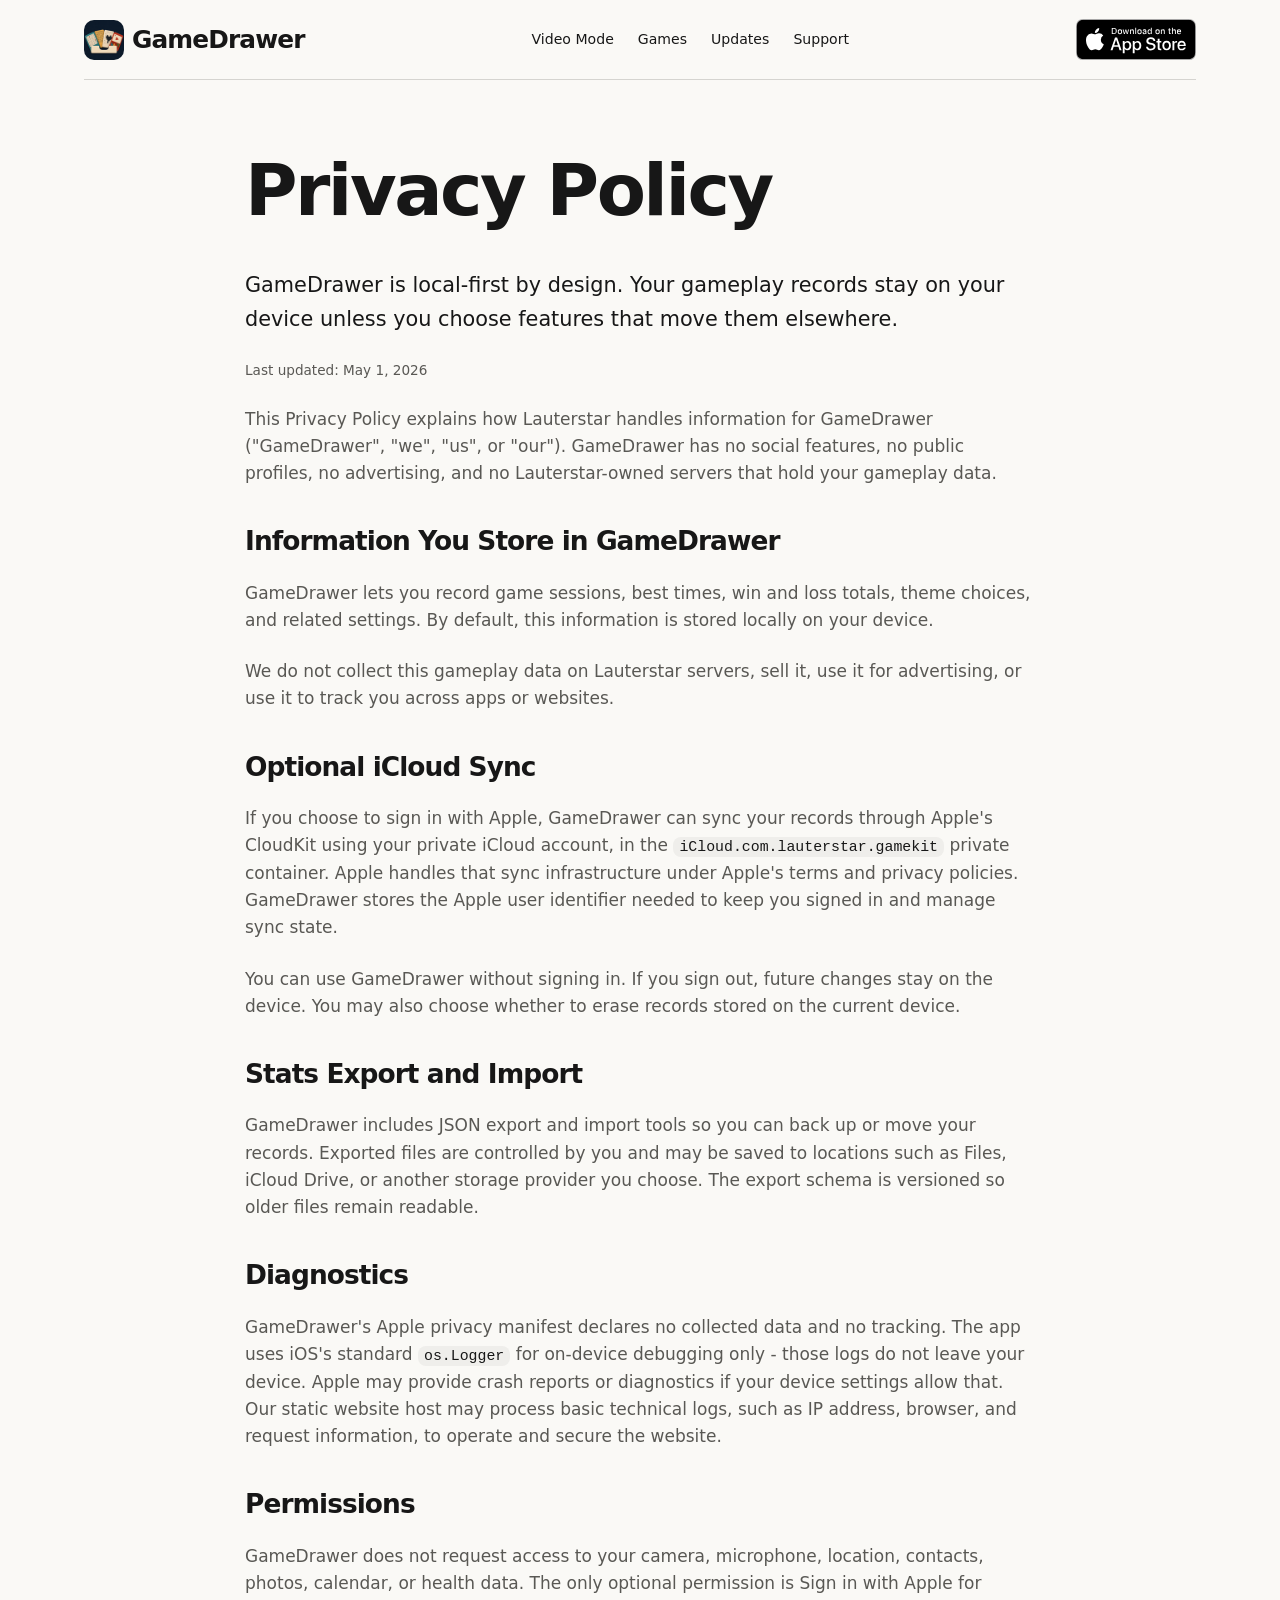
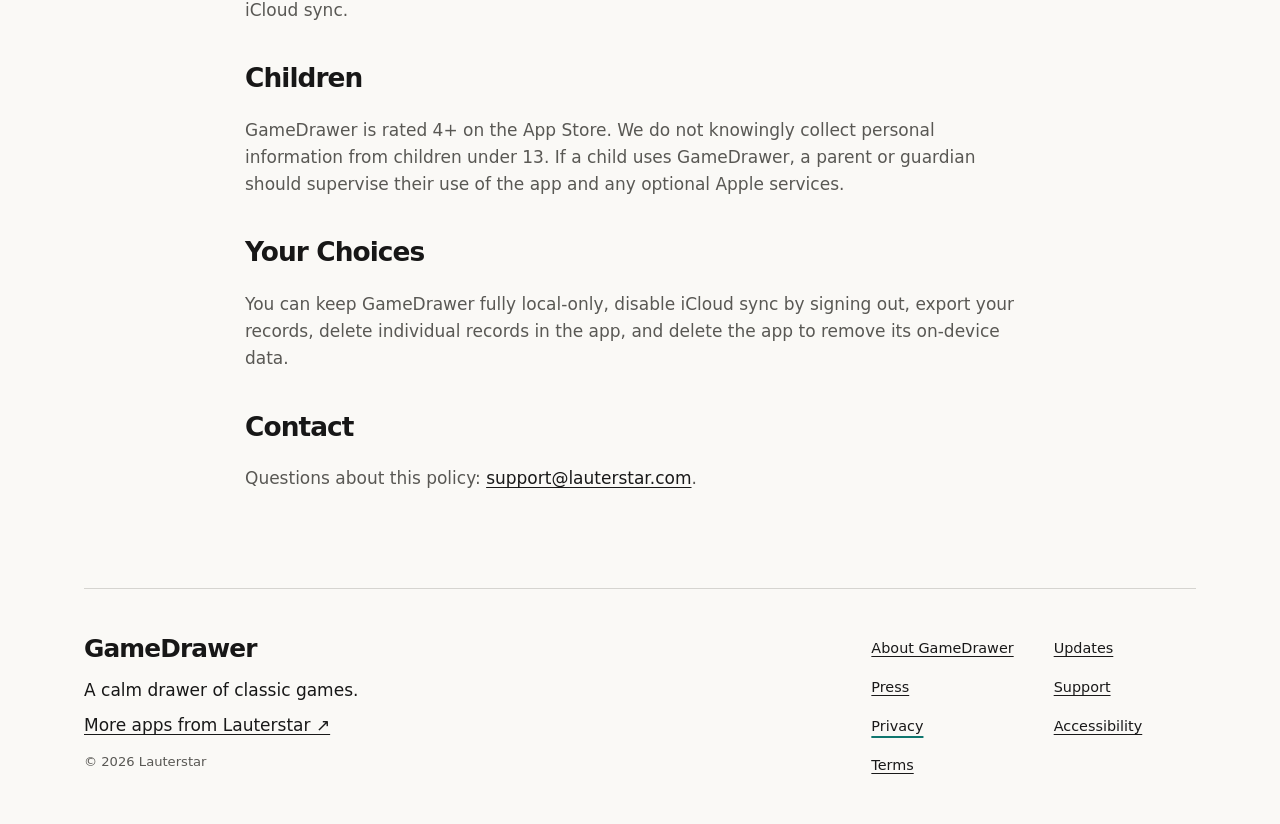
<file: privacy.html>
<!doctype html>
<html lang="en">
<head>
  <meta charset="utf-8" />
  <meta name="viewport" content="width=device-width, initial-scale=1" />
  <title>Privacy Policy - GameDrawer</title>
  <meta name="description" content="GameDrawer privacy policy. Local-first, no tracking, no analytics on your gameplay." />
  <link rel="canonical" href="https://gamedrawer.lauterstar.com/privacy.html" />
  <meta name="theme-color" content="#faf9f6" media="(prefers-color-scheme: light)" />
  <meta name="theme-color" content="#000000" media="(prefers-color-scheme: dark)" />
  <meta name="robots" content="index,follow,max-image-preview:large" />

  <meta property="og:site_name" content="GameDrawer" />
  <meta property="og:type" content="website" />
  <meta property="og:locale" content="en_US" />
  <meta property="og:title" content="Privacy Policy - GameDrawer" />
  <meta property="og:description" content="GameDrawer privacy policy. Local-first, no tracking, no analytics on your gameplay." />
  <meta property="og:url" content="https://gamedrawer.lauterstar.com/privacy.html" />
  <meta property="og:image" content="https://gamedrawer.lauterstar.com/assets/images/icon-1024.png?v=video-drawer" />
  <meta property="og:image:alt" content="GameDrawer app icon" />

  <meta name="twitter:card" content="summary" />
  <meta name="twitter:title" content="Privacy Policy - GameDrawer" />
  <meta name="twitter:description" content="Local-first, no tracking, no analytics on your gameplay." />
  <meta name="twitter:image" content="https://gamedrawer.lauterstar.com/assets/images/icon-1024.png?v=video-drawer" />

  <link rel="icon" href="favicon.ico" sizes="16x16 32x32 48x48 64x64" />
  <link rel="icon" type="image/png" sizes="32x32" href="assets/images/favicon-32.png" />
  <link rel="apple-touch-icon" sizes="180x180" href="assets/images/apple-touch-icon.png" />
  <link rel="stylesheet" href="assets/styles.css?v=20261121.1" />
  <script defer src="assets/config.js?v=20261121.1"></script>
  <script defer src="assets/app.js?v=20261121.1"></script>

  <script type="application/ld+json">
  {
    "@context": "https://schema.org",
    "@type": "WebPage",
    "name": "Privacy Policy - GameDrawer",
    "description": "GameDrawer privacy policy.",
    "url": "https://gamedrawer.lauterstar.com/privacy.html",
    "isPartOf": { "@id": "https://gamedrawer.lauterstar.com/#site" },
    "about": { "@id": "https://gamedrawer.lauterstar.com/#org" },
    "inLanguage": "en-US"
  }
  </script>
</head>
<body>
  <a class="skip-link" href="#main-content">Skip to content</a>
  <div class="container">

    <header class="site-header"><a class="brand" href="index.html" aria-label="GameDrawer home"><img src="assets/images/brand-icon-96.png" width="40" height="40" alt=""><span>GameDrawer</span></a>
<nav aria-label="Main navigation"><a href="index.html#video-mode">Video Mode</a><a href="index.html#games">Games</a><a href="updates.html">Updates</a><a href="support.html">Support</a>
</nav><a class="app-store-link" href="https://apps.apple.com/us/app/gamedrawer-classic-games/id6765536382" data-cfg="appStoreUrl" aria-label="Download GameDrawer on the App Store"><img src="assets/images/app-store-badge.svg" alt="Download on the App Store" width="180" height="60"></a>
</header>

    <main id="main-content" class="doc">
      <h1>Privacy Policy</h1>
      <p class="lede">GameDrawer is local-first by design. Your gameplay records stay on your device unless you choose features that move them elsewhere.</p>
      <p class="meta">Last updated: May 1, 2026</p>

      <p>This Privacy Policy explains how Lauterstar handles information for GameDrawer ("GameDrawer", "we", "us", or "our"). GameDrawer has no social features, no public profiles, no advertising, and no Lauterstar-owned servers that hold your gameplay data.</p>

      <h2>Information You Store in GameDrawer</h2>
      <p>GameDrawer lets you record game sessions, best times, win and loss totals, theme choices, and related settings. By default, this information is stored locally on your device.</p>

      <p>We do not collect this gameplay data on Lauterstar servers, sell it, use it for advertising, or use it to track you across apps or websites.</p>

      <h2>Optional iCloud Sync</h2>
      <p>If you choose to sign in with Apple, GameDrawer can sync your records through Apple's CloudKit using your private iCloud account, in the <code>iCloud.com.lauterstar.gamekit</code> private container. Apple handles that sync infrastructure under Apple's terms and privacy policies. GameDrawer stores the Apple user identifier needed to keep you signed in and manage sync state.</p>

      <p>You can use GameDrawer without signing in. If you sign out, future changes stay on the device. You may also choose whether to erase records stored on the current device.</p>

      <h2>Stats Export and Import</h2>
      <p>GameDrawer includes JSON export and import tools so you can back up or move your records. Exported files are controlled by you and may be saved to locations such as Files, iCloud Drive, or another storage provider you choose. The export schema is versioned so older files remain readable.</p>

      <h2>Diagnostics</h2>
      <p>GameDrawer's Apple privacy manifest declares no collected data and no tracking. The app uses iOS's standard <code>os.Logger</code> for on-device debugging only - those logs do not leave your device. Apple may provide crash reports or diagnostics if your device settings allow that. Our static website host may process basic technical logs, such as IP address, browser, and request information, to operate and secure the website.</p>

      <h2>Permissions</h2>
      <p>GameDrawer does not request access to your camera, microphone, location, contacts, photos, calendar, or health data. The only optional permission is Sign in with Apple for iCloud sync.</p>

      <h2>Children</h2>
      <p>GameDrawer is rated 4+ on the App Store. We do not knowingly collect personal information from children under 13. If a child uses GameDrawer, a parent or guardian should supervise their use of the app and any optional Apple services.</p>

      <h2>Your Choices</h2>
      <p>You can keep GameDrawer fully local-only, disable iCloud sync by signing out, export your records, delete individual records in the app, and delete the app to remove its on-device data.</p>

      <h2>Contact</h2>
      <p>Questions about this policy: <a data-cfg="supportEmail" href="mailto:support@lauterstar.com"></a>.</p>
    </main>

    <footer class="site-footer">
<div class="footer-brand"><a class="brand" href="index.html">GameDrawer</a>
<p>A calm drawer of classic games.</p><p><a href="https://lauterstar.com/apps.html">More apps from Lauterstar ↗</a></p>
<small>© <span data-cfg="copyrightYear">2026</span> <span data-cfg="copyrightHolder">Lauterstar</span></small>
</div>
<nav aria-label="More about GameDrawer"><a href="about.html">About GameDrawer</a><a href="updates.html">Updates</a><a href="press.html">Press</a><a href="support.html">Support</a><a href="privacy.html" aria-current="page">Privacy</a><a href="accessibility.html">Accessibility</a><a href="terms.html">Terms</a>
</nav>
</footer>
  </div>
</body>
</html>
</file>
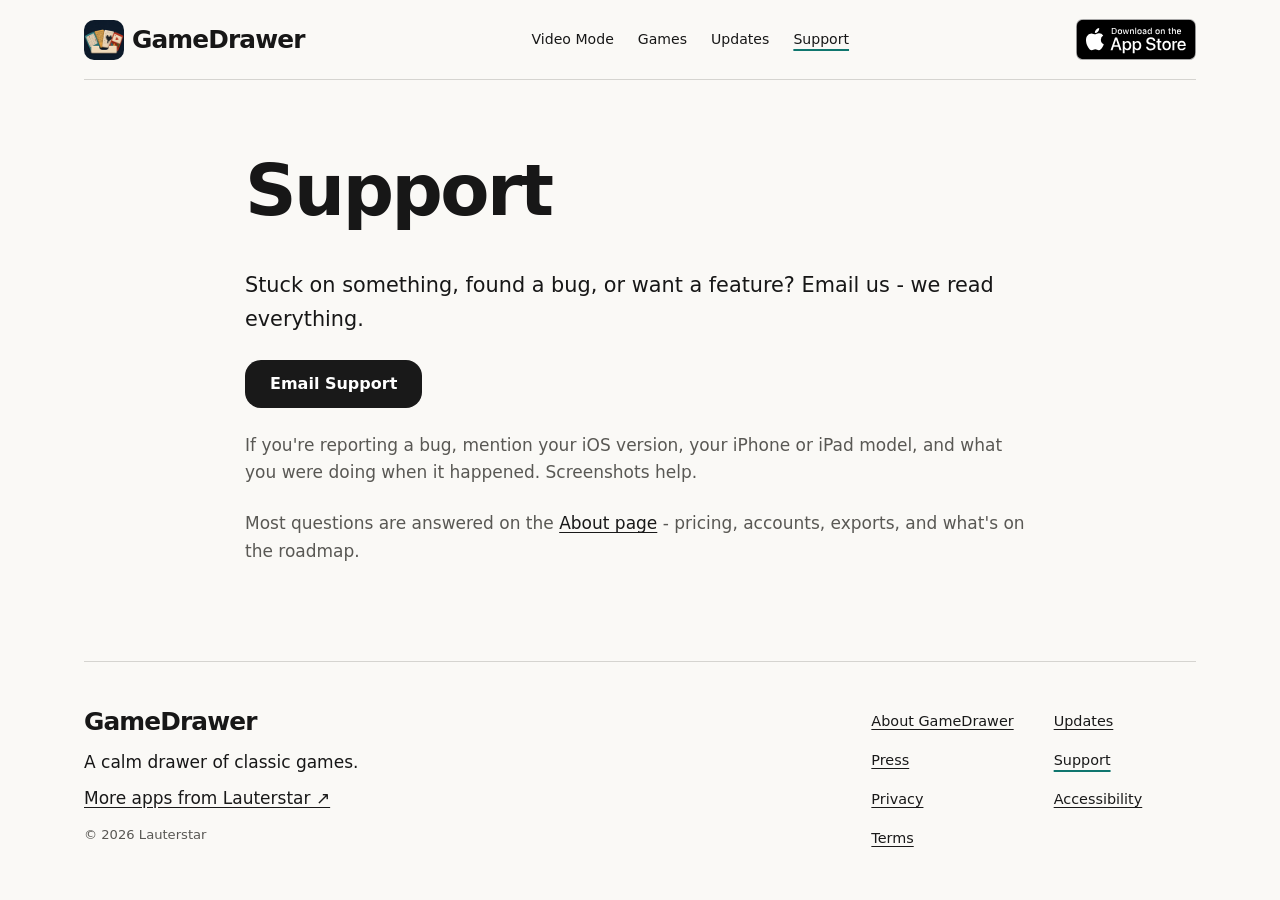
<file: support.html>
<!doctype html>
<html lang="en">
<head>
  <meta charset="utf-8" />
  <meta name="viewport" content="width=device-width, initial-scale=1" />
  <title>Support - GameDrawer</title>
  <meta name="description" content="Get help with GameDrawer. Email us - we read everything." />
  <link rel="canonical" href="https://gamedrawer.lauterstar.com/support.html" />
  <meta name="theme-color" content="#faf9f6" media="(prefers-color-scheme: light)" />
  <meta name="theme-color" content="#000000" media="(prefers-color-scheme: dark)" />
  <meta name="robots" content="index,follow,max-image-preview:large" />

  <meta property="og:site_name" content="GameDrawer" />
  <meta property="og:type" content="website" />
  <meta property="og:locale" content="en_US" />
  <meta property="og:title" content="Support - GameDrawer" />
  <meta property="og:description" content="Get help with GameDrawer. Email us - we read everything." />
  <meta property="og:url" content="https://gamedrawer.lauterstar.com/support.html" />
  <meta property="og:image" content="https://gamedrawer.lauterstar.com/assets/images/icon-1024.png?v=video-drawer" />
  <meta property="og:image:alt" content="GameDrawer app icon" />

  <meta name="twitter:card" content="summary" />
  <meta name="twitter:title" content="Support - GameDrawer" />
  <meta name="twitter:description" content="Email us - we read everything." />
  <meta name="twitter:image" content="https://gamedrawer.lauterstar.com/assets/images/icon-1024.png?v=video-drawer" />

  <link rel="icon" href="favicon.ico" sizes="16x16 32x32 48x48 64x64" />
  <link rel="icon" type="image/png" sizes="32x32" href="assets/images/favicon-32.png" />
  <link rel="apple-touch-icon" sizes="180x180" href="assets/images/apple-touch-icon.png" />
  <link rel="stylesheet" href="assets/styles.css?v=20261121.1" />
  <script defer src="assets/config.js?v=20261121.1"></script>
  <script defer src="assets/app.js?v=20261121.1"></script>

  <script type="application/ld+json">
  {
    "@context": "https://schema.org",
    "@type": "ContactPage",
    "name": "Support - GameDrawer",
    "description": "Get help with GameDrawer. Email us - we read everything.",
    "url": "https://gamedrawer.lauterstar.com/support.html",
    "isPartOf": { "@id": "https://gamedrawer.lauterstar.com/#site" },
    "about": { "@id": "https://gamedrawer.lauterstar.com/#org" },
    "inLanguage": "en-US"
  }
  </script>
</head>
<body>
  <a class="skip-link" href="#main-content">Skip to content</a>
  <div class="container">

    <header class="site-header"><a class="brand" href="index.html" aria-label="GameDrawer home"><img src="assets/images/brand-icon-96.png" width="40" height="40" alt=""><span>GameDrawer</span></a>
<nav aria-label="Main navigation"><a href="index.html#video-mode">Video Mode</a><a href="index.html#games">Games</a><a href="updates.html">Updates</a><a href="support.html" aria-current="page">Support</a>
</nav><a class="app-store-link" href="https://apps.apple.com/us/app/gamedrawer-classic-games/id6765536382" data-cfg="appStoreUrl" aria-label="Download GameDrawer on the App Store"><img src="assets/images/app-store-badge.svg" alt="Download on the App Store" width="180" height="60"></a>
</header>

    <main id="main-content" class="doc">
      <h1>Support</h1>
      <p class="lede">Stuck on something, found a bug, or want a feature? Email us - we read everything.</p>

      <p>
        <a class="button primary" data-cfg="supportEmail" href="mailto:support@lauterstar.com">Email Support</a>
      </p>

      <p>If you're reporting a bug, mention your iOS version, your iPhone or iPad model, and what you were doing when it happened. Screenshots help.</p>

      <p>Most questions are answered on the <a href="about.html">About page</a> - pricing, accounts, exports, and what's on the roadmap.</p>
    </main>

    <footer class="site-footer">
<div class="footer-brand"><a class="brand" href="index.html">GameDrawer</a>
<p>A calm drawer of classic games.</p><p><a href="https://lauterstar.com/apps.html">More apps from Lauterstar ↗</a></p>
<small>© <span data-cfg="copyrightYear">2026</span> <span data-cfg="copyrightHolder">Lauterstar</span></small>
</div>
<nav aria-label="More about GameDrawer"><a href="about.html">About GameDrawer</a><a href="updates.html">Updates</a><a href="press.html">Press</a><a href="support.html" aria-current="page">Support</a><a href="privacy.html">Privacy</a><a href="accessibility.html">Accessibility</a><a href="terms.html">Terms</a>
</nav>
</footer>
  </div>
</body>
</html>
</file>
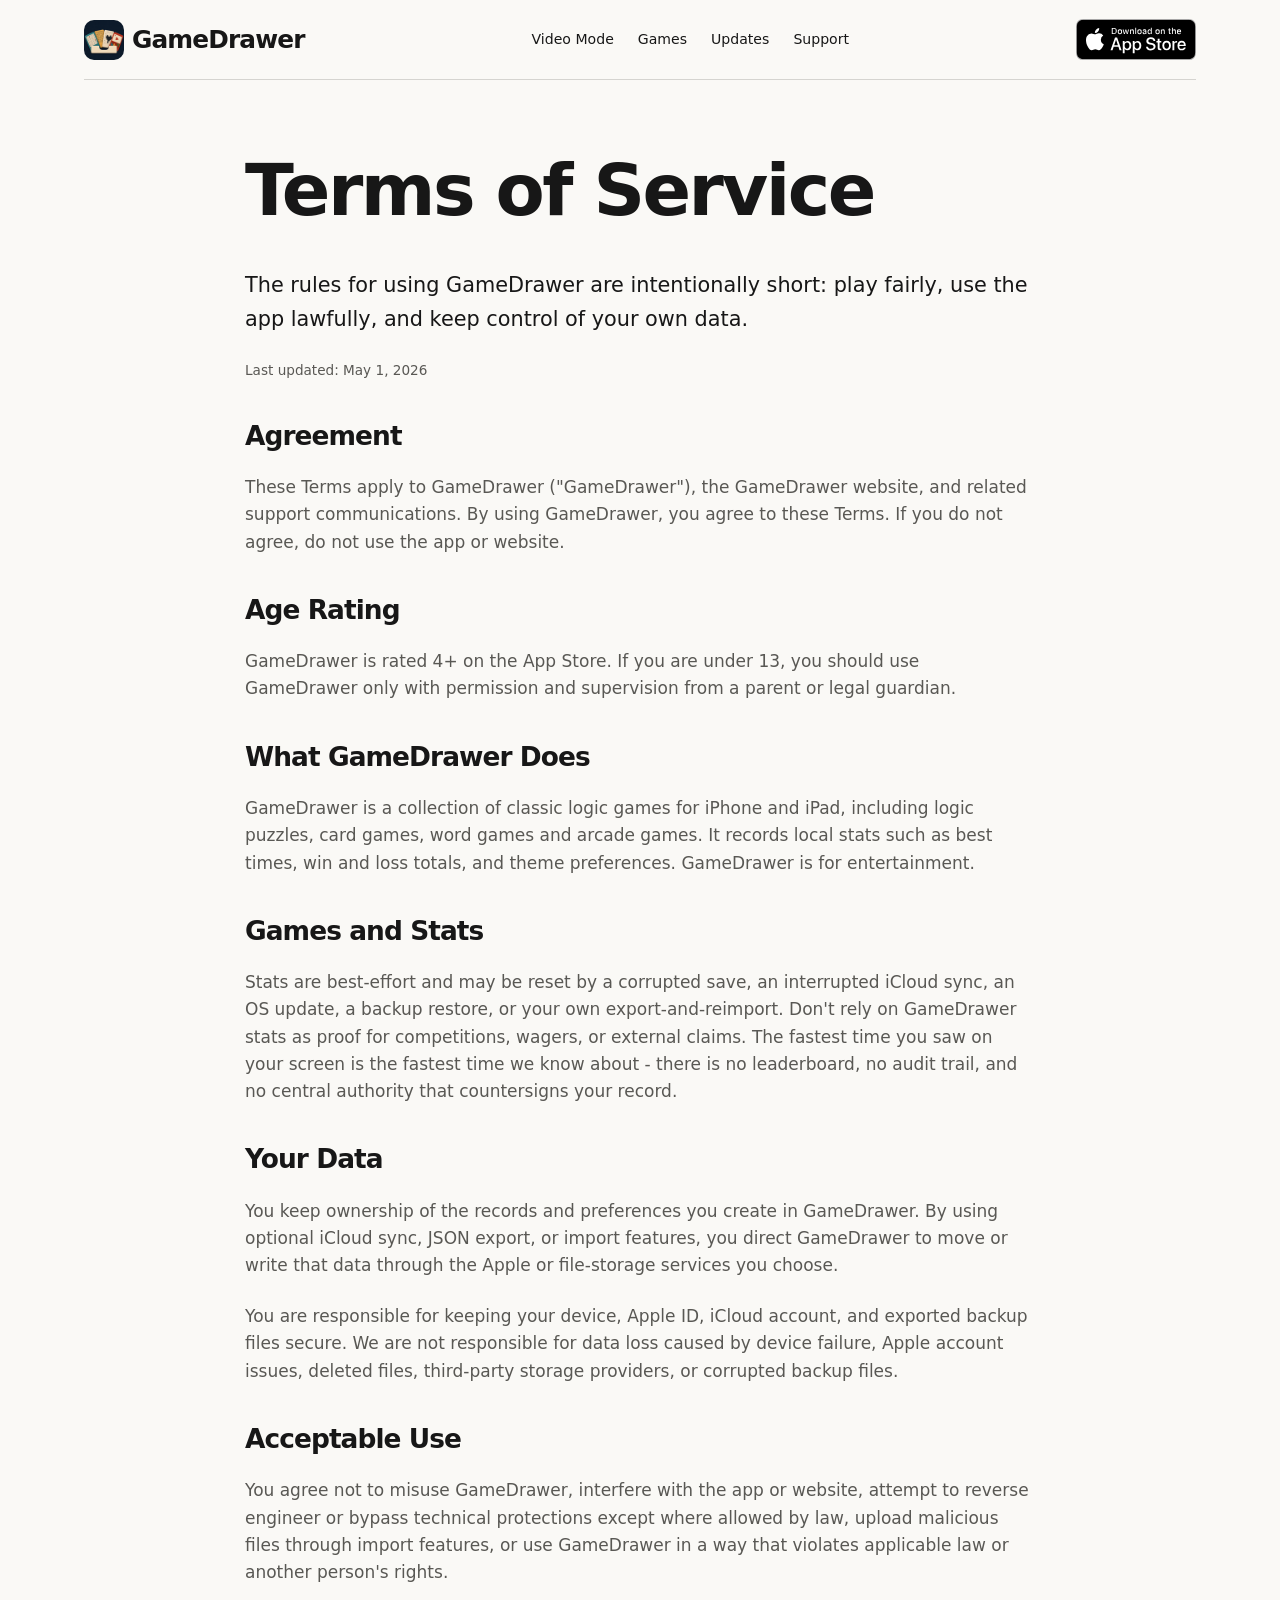
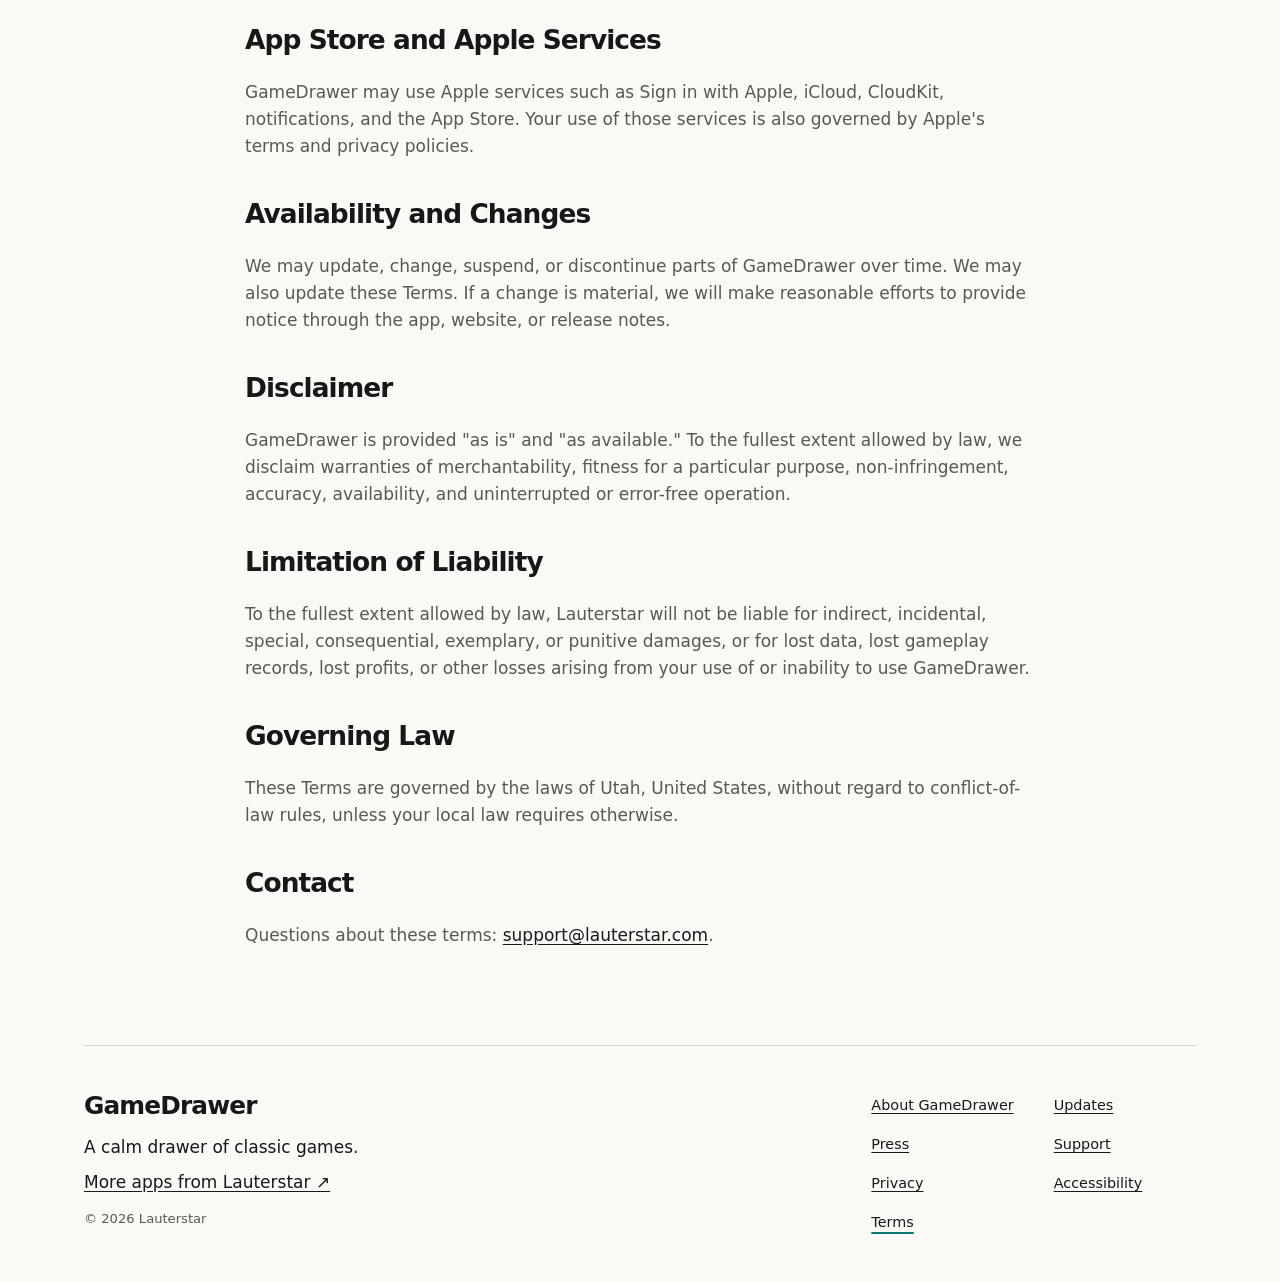
<file: terms.html>
<!doctype html>
<html lang="en">
<head>
  <meta charset="utf-8" />
  <meta name="viewport" content="width=device-width, initial-scale=1" />
  <title>Terms of Service - GameDrawer</title>
  <meta name="description" content="GameDrawer terms of service." />
  <link rel="canonical" href="https://gamedrawer.lauterstar.com/terms.html" />
  <meta name="theme-color" content="#faf9f6" media="(prefers-color-scheme: light)" />
  <meta name="theme-color" content="#000000" media="(prefers-color-scheme: dark)" />
  <meta name="robots" content="index,follow,max-image-preview:large" />

  <meta property="og:site_name" content="GameDrawer" />
  <meta property="og:type" content="website" />
  <meta property="og:locale" content="en_US" />
  <meta property="og:title" content="Terms of Service - GameDrawer" />
  <meta property="og:description" content="GameDrawer terms of service." />
  <meta property="og:url" content="https://gamedrawer.lauterstar.com/terms.html" />
  <meta property="og:image" content="https://gamedrawer.lauterstar.com/assets/images/icon-1024.png?v=video-drawer" />
  <meta property="og:image:alt" content="GameDrawer app icon" />

  <meta name="twitter:card" content="summary" />
  <meta name="twitter:title" content="Terms of Service - GameDrawer" />
  <meta name="twitter:description" content="GameDrawer terms of service." />
  <meta name="twitter:image" content="https://gamedrawer.lauterstar.com/assets/images/icon-1024.png?v=video-drawer" />

  <link rel="icon" href="favicon.ico" sizes="16x16 32x32 48x48 64x64" />
  <link rel="icon" type="image/png" sizes="32x32" href="assets/images/favicon-32.png" />
  <link rel="apple-touch-icon" sizes="180x180" href="assets/images/apple-touch-icon.png" />
  <link rel="stylesheet" href="assets/styles.css?v=20261121.1" />
  <script defer src="assets/config.js?v=20261121.1"></script>
  <script defer src="assets/app.js?v=20261121.1"></script>

  <script type="application/ld+json">
  {
    "@context": "https://schema.org",
    "@type": "WebPage",
    "name": "Terms of Service - GameDrawer",
    "description": "GameDrawer terms of service.",
    "url": "https://gamedrawer.lauterstar.com/terms.html",
    "isPartOf": { "@id": "https://gamedrawer.lauterstar.com/#site" },
    "about": { "@id": "https://gamedrawer.lauterstar.com/#org" },
    "inLanguage": "en-US"
  }
  </script>
</head>
<body>
  <a class="skip-link" href="#main-content">Skip to content</a>
  <div class="container">

    <header class="site-header"><a class="brand" href="index.html" aria-label="GameDrawer home"><img src="assets/images/brand-icon-96.png" width="40" height="40" alt=""><span>GameDrawer</span></a>
<nav aria-label="Main navigation"><a href="index.html#video-mode">Video Mode</a><a href="index.html#games">Games</a><a href="updates.html">Updates</a><a href="support.html">Support</a>
</nav><a class="app-store-link" href="https://apps.apple.com/us/app/gamedrawer-classic-games/id6765536382" data-cfg="appStoreUrl" aria-label="Download GameDrawer on the App Store"><img src="assets/images/app-store-badge.svg" alt="Download on the App Store" width="180" height="60"></a>
</header>

    <main id="main-content" class="doc">
      <h1>Terms of Service</h1>
      <p class="lede">The rules for using GameDrawer are intentionally short: play fairly, use the app lawfully, and keep control of your own data.</p>
      <p class="meta">Last updated: May 1, 2026</p>

      <h2>Agreement</h2>
      <p>These Terms apply to GameDrawer ("GameDrawer"), the GameDrawer website, and related support communications. By using GameDrawer, you agree to these Terms. If you do not agree, do not use the app or website.</p>

      <h2>Age Rating</h2>
      <p>GameDrawer is rated 4+ on the App Store. If you are under 13, you should use GameDrawer only with permission and supervision from a parent or legal guardian.</p>

      <h2>What GameDrawer Does</h2>
      <p>GameDrawer is a collection of classic logic games for iPhone and iPad, including logic puzzles, card games, word games and arcade games. It records local stats such as best times, win and loss totals, and theme preferences. GameDrawer is for entertainment.</p>

      <h2>Games and Stats</h2>
      <p>Stats are best-effort and may be reset by a corrupted save, an interrupted iCloud sync, an OS update, a backup restore, or your own export-and-reimport. Don't rely on GameDrawer stats as proof for competitions, wagers, or external claims. The fastest time you saw on your screen is the fastest time we know about - there is no leaderboard, no audit trail, and no central authority that countersigns your record.</p>

      <h2>Your Data</h2>
      <p>You keep ownership of the records and preferences you create in GameDrawer. By using optional iCloud sync, JSON export, or import features, you direct GameDrawer to move or write that data through the Apple or file-storage services you choose.</p>

      <p>You are responsible for keeping your device, Apple ID, iCloud account, and exported backup files secure. We are not responsible for data loss caused by device failure, Apple account issues, deleted files, third-party storage providers, or corrupted backup files.</p>

      <h2>Acceptable Use</h2>
      <p>You agree not to misuse GameDrawer, interfere with the app or website, attempt to reverse engineer or bypass technical protections except where allowed by law, upload malicious files through import features, or use GameDrawer in a way that violates applicable law or another person's rights.</p>

      <h2>App Store and Apple Services</h2>
      <p>GameDrawer may use Apple services such as Sign in with Apple, iCloud, CloudKit, notifications, and the App Store. Your use of those services is also governed by Apple's terms and privacy policies.</p>

      <h2>Availability and Changes</h2>
      <p>We may update, change, suspend, or discontinue parts of GameDrawer over time. We may also update these Terms. If a change is material, we will make reasonable efforts to provide notice through the app, website, or release notes.</p>

      <h2>Disclaimer</h2>
      <p>GameDrawer is provided "as is" and "as available." To the fullest extent allowed by law, we disclaim warranties of merchantability, fitness for a particular purpose, non-infringement, accuracy, availability, and uninterrupted or error-free operation.</p>

      <h2>Limitation of Liability</h2>
      <p>To the fullest extent allowed by law, Lauterstar will not be liable for indirect, incidental, special, consequential, exemplary, or punitive damages, or for lost data, lost gameplay records, lost profits, or other losses arising from your use of or inability to use GameDrawer.</p>

      <h2>Governing Law</h2>
      <p>These Terms are governed by the laws of Utah, United States, without regard to conflict-of-law rules, unless your local law requires otherwise.</p>

      <h2>Contact</h2>
      <p>Questions about these terms: <a data-cfg="supportEmail" href="mailto:support@lauterstar.com"></a>.</p>
    </main>

    <footer class="site-footer">
<div class="footer-brand"><a class="brand" href="index.html">GameDrawer</a>
<p>A calm drawer of classic games.</p><p><a href="https://lauterstar.com/apps.html">More apps from Lauterstar ↗</a></p>
<small>© <span data-cfg="copyrightYear">2026</span> <span data-cfg="copyrightHolder">Lauterstar</span></small>
</div>
<nav aria-label="More about GameDrawer"><a href="about.html">About GameDrawer</a><a href="updates.html">Updates</a><a href="press.html">Press</a><a href="support.html">Support</a><a href="privacy.html">Privacy</a><a href="accessibility.html">Accessibility</a><a href="terms.html" aria-current="page">Terms</a>
</nav>
</footer>
  </div>
</body>
</html>
</file>
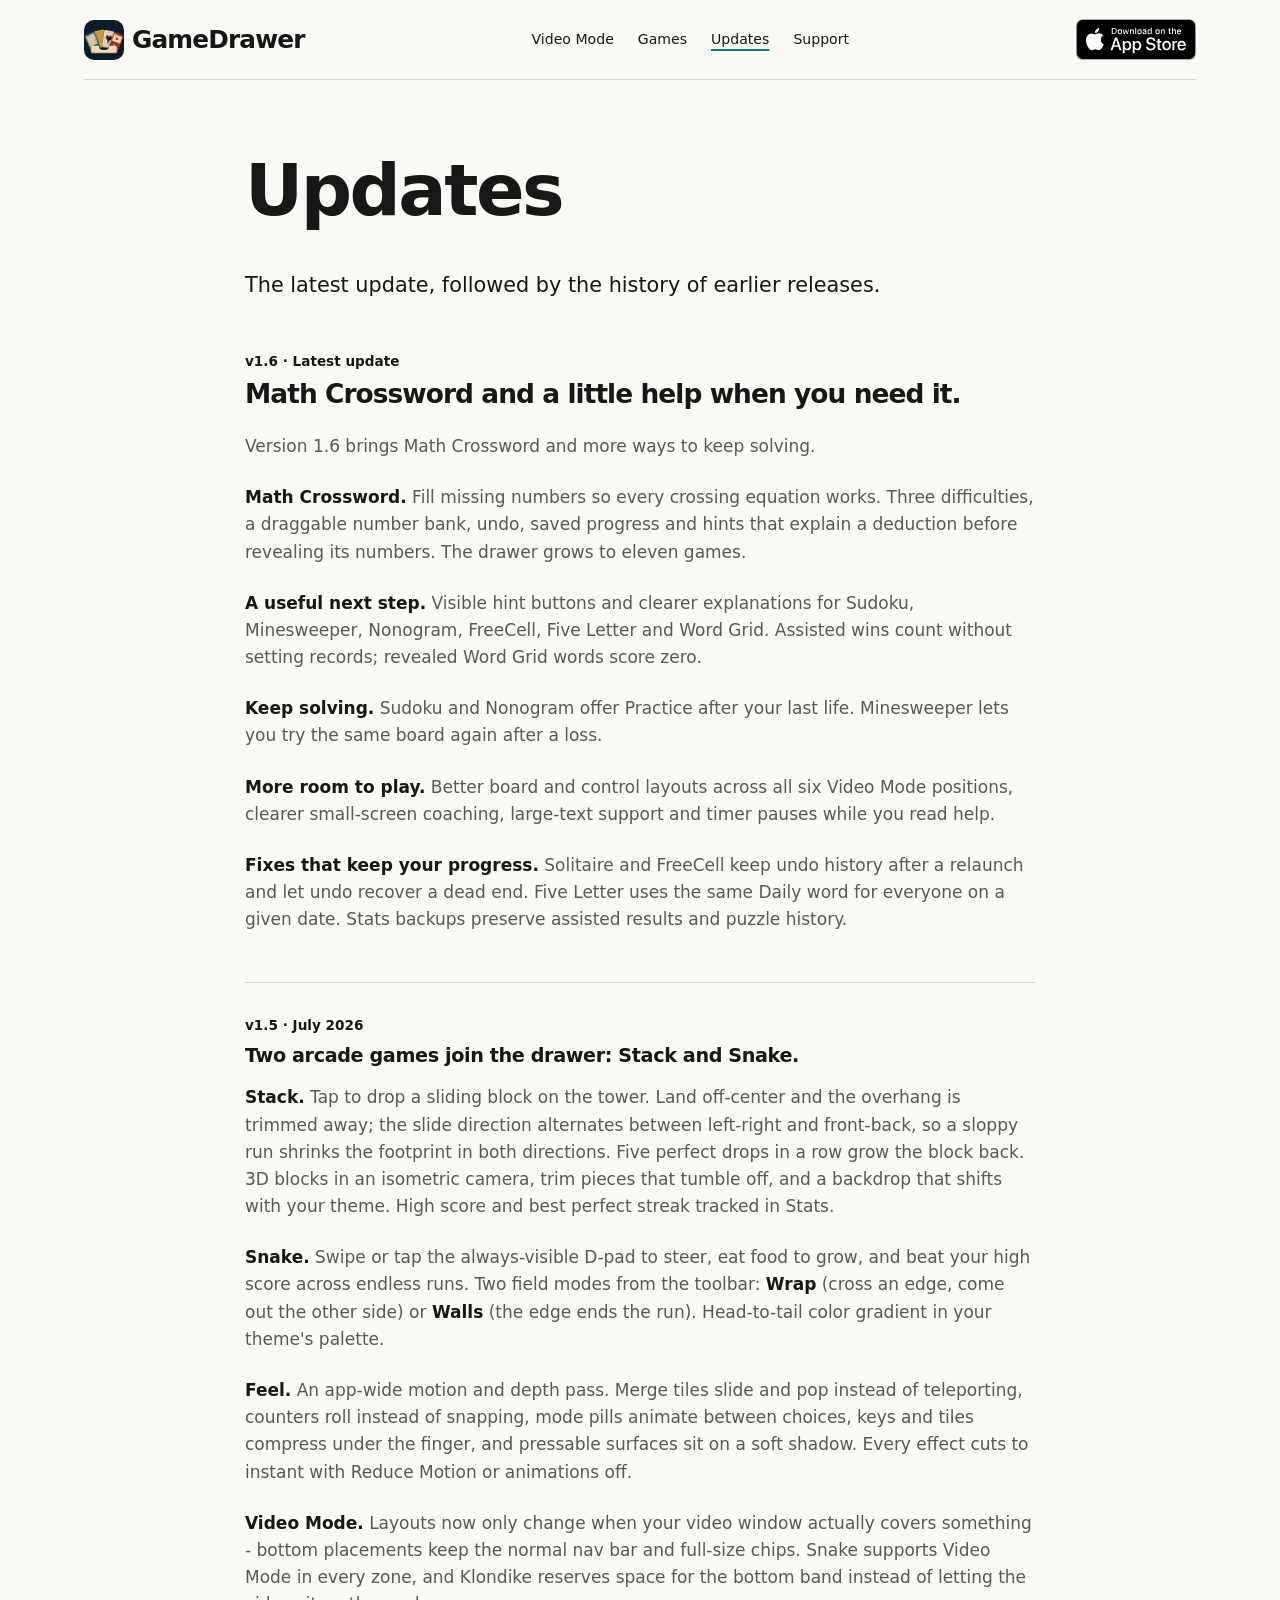
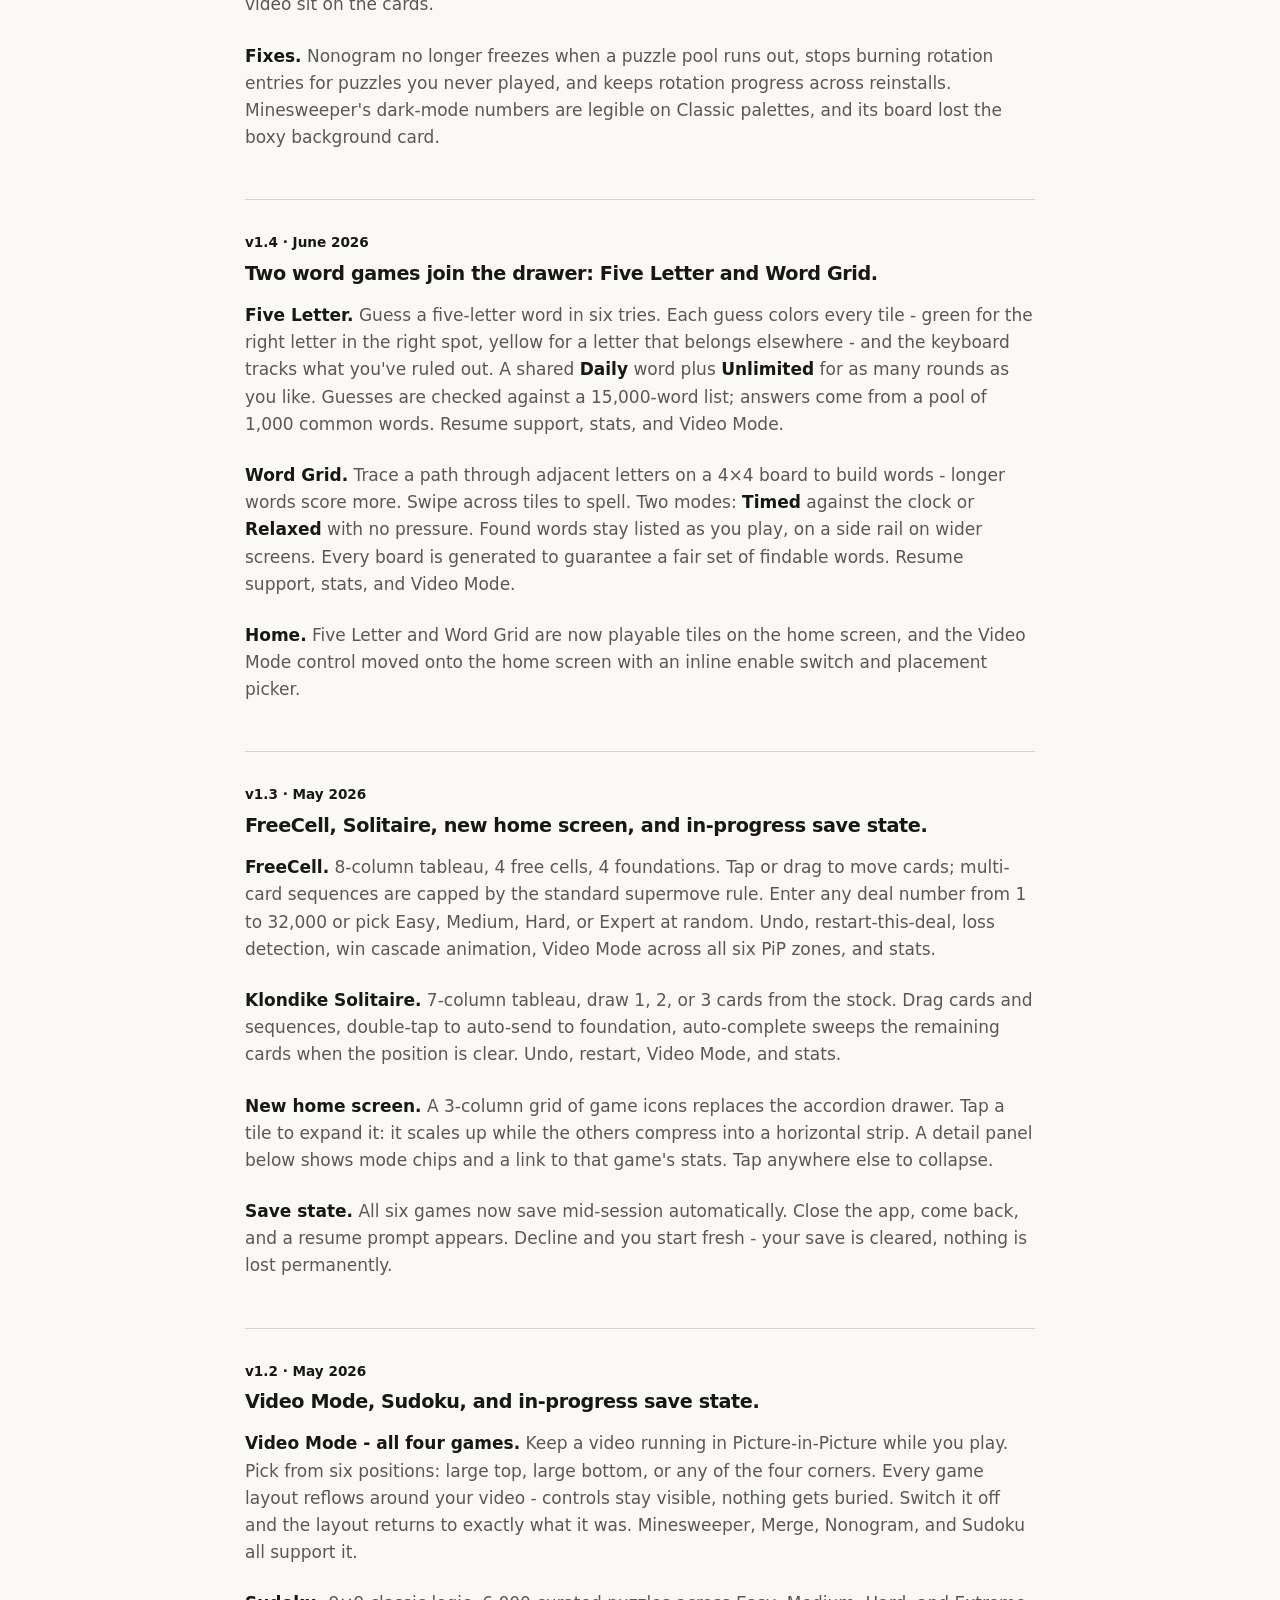
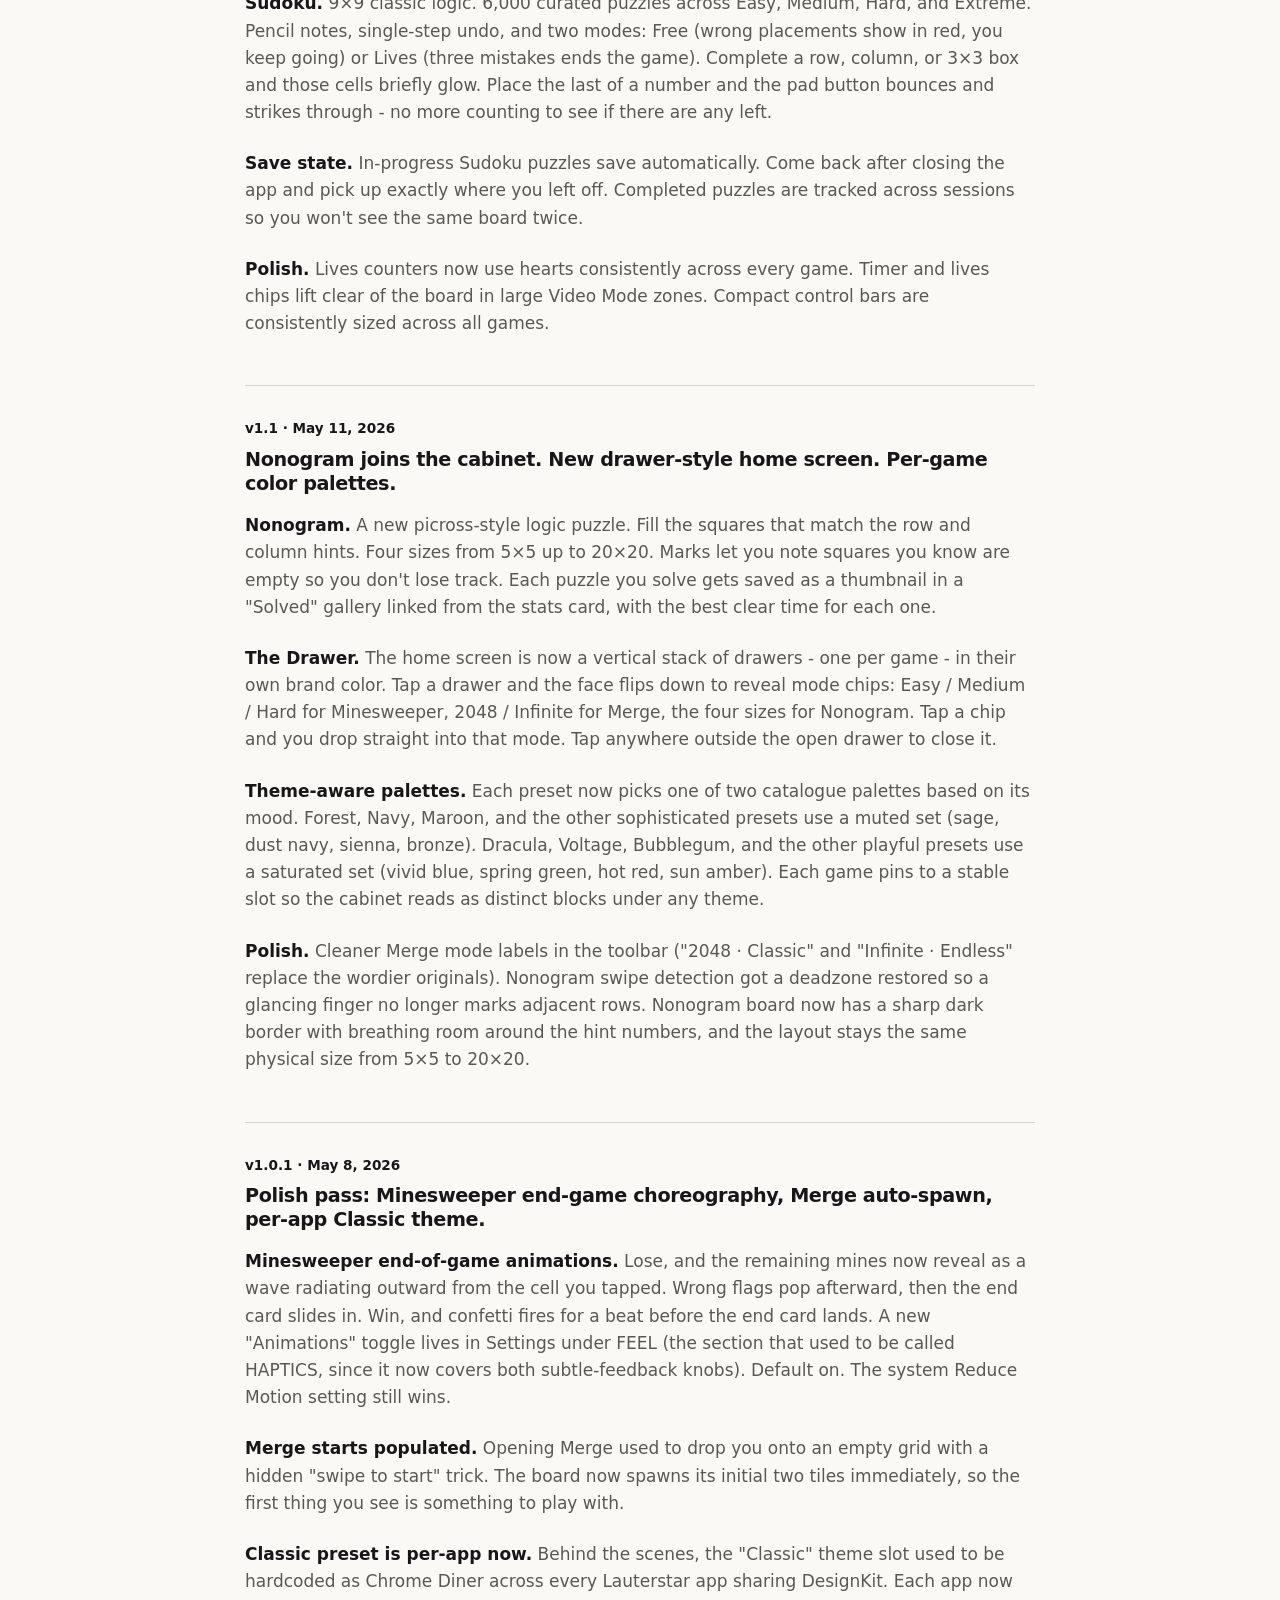
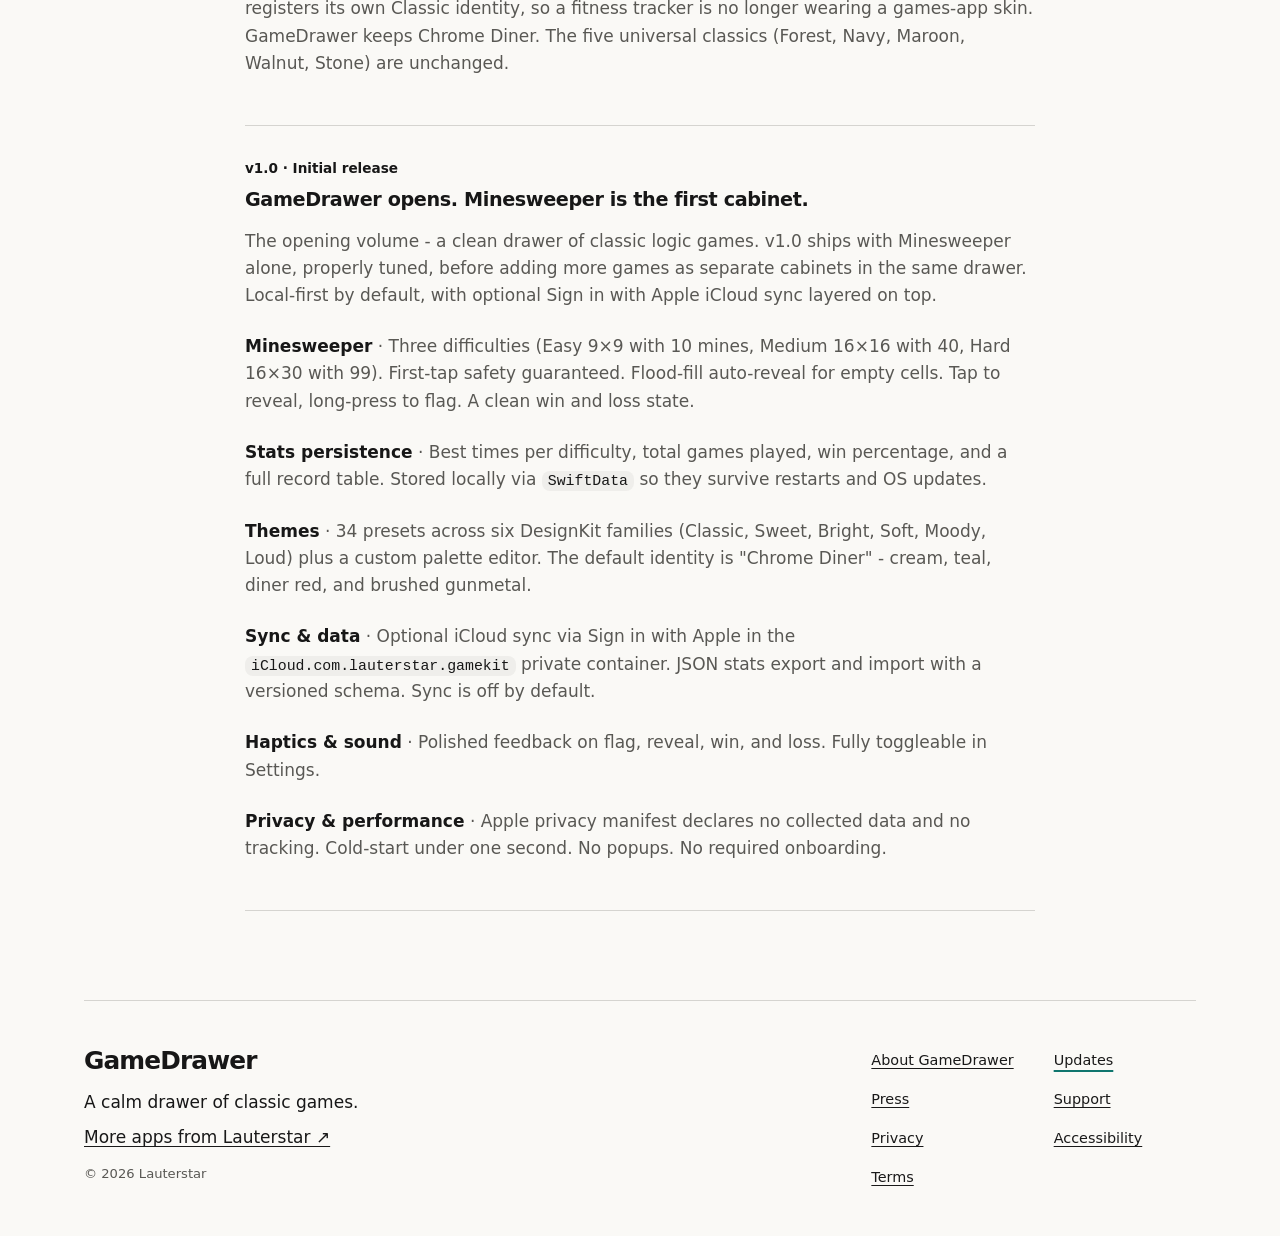
<file: updates.html>
<!doctype html>
<html lang="en">
<head>
  <meta charset="utf-8" />
  <meta name="viewport" content="width=device-width, initial-scale=1" />
  <title>GameDrawer Updates - What Is New in Version 1.6</title>
  <meta name="description" content="New in GameDrawer 1.6: Math Crossword, puzzle hints, Practice mode and better Video Mode layouts. Read the release history for earlier updates." />
  <link rel="canonical" href="https://gamedrawer.lauterstar.com/updates.html" />
  <meta name="theme-color" content="#faf9f6" media="(prefers-color-scheme: light)" />
  <meta name="theme-color" content="#000000" media="(prefers-color-scheme: dark)" />
  <meta name="robots" content="index,follow,max-image-preview:large" />

  <meta property="og:site_name" content="GameDrawer" />
  <meta property="og:type" content="website" />
  <meta property="og:locale" content="en_US" />
  <meta property="og:title" content="GameDrawer Updates - What Is New in Version 1.6" />
  <meta property="og:description" content="New in GameDrawer 1.6: Math Crossword, puzzle hints, Practice mode and better Video Mode layouts. Read the release history for earlier updates." />
  <meta property="og:url" content="https://gamedrawer.lauterstar.com/updates.html" />
  <meta property="og:image" content="https://gamedrawer.lauterstar.com/assets/images/icon-1024.png?v=video-drawer" />
  <meta property="og:image:alt" content="GameDrawer app icon" />

  <meta name="twitter:card" content="summary" />
  <meta name="twitter:title" content="GameDrawer Updates - What Is New in Version 1.6" />
  <meta name="twitter:description" content="New in GameDrawer 1.6: Math Crossword, puzzle hints, Practice mode and better Video Mode layouts. Read the release history for earlier updates." />
  <meta name="twitter:image" content="https://gamedrawer.lauterstar.com/assets/images/icon-1024.png?v=video-drawer" />

  <link rel="icon" href="favicon.ico" sizes="16x16 32x32 48x48 64x64" />
  <link rel="icon" type="image/png" sizes="32x32" href="assets/images/favicon-32.png" />
  <link rel="apple-touch-icon" sizes="180x180" href="assets/images/apple-touch-icon.png" />
  <link rel="stylesheet" href="assets/styles.css?v=20261121.1" />
  <script defer src="assets/config.js?v=20261121.1"></script>
  <script defer src="assets/app.js?v=20261121.1"></script>

  <script type="application/ld+json">
  {
    "@context": "https://schema.org",
    "@type": "WebPage",
    "name": "Updates - GameDrawer",
    "description": "Release notes for GameDrawer. What shipped, when, and why.",
    "url": "https://gamedrawer.lauterstar.com/updates.html",
    "isPartOf": { "@id": "https://gamedrawer.lauterstar.com/#site" },
    "about": { "@id": "https://gamedrawer.lauterstar.com/#org" },
    "inLanguage": "en-US"
  }
  </script>
</head>
<body>
  <a class="skip-link" href="#main-content">Skip to content</a>
  <div class="container">

    <header class="site-header"><a class="brand" href="index.html" aria-label="GameDrawer home"><img src="assets/images/brand-icon-96.png" width="40" height="40" alt=""><span>GameDrawer</span></a>
<nav aria-label="Main navigation"><a href="index.html#video-mode">Video Mode</a><a href="index.html#games">Games</a><a href="updates.html" aria-current="page">Updates</a><a href="support.html">Support</a>
</nav><a class="app-store-link" href="https://apps.apple.com/us/app/gamedrawer-classic-games/id6765536382" data-cfg="appStoreUrl" aria-label="Download GameDrawer on the App Store"><img src="assets/images/app-store-badge.svg" alt="Download on the App Store" width="180" height="60"></a>
</header>

    <main id="main-content" class="doc">
      <h1>Updates</h1>
      <p class="lede">The latest update, followed by the history of earlier releases.</p>

      <ul class="updates-list">
        <li id="v1-6">
          <span class="ver">v1.6 &middot; Latest update</span>
          <h2>Math Crossword and a little help when you need it.</h2>
          <p>Version 1.6 brings Math Crossword and more ways to keep solving.</p>
          <p><strong>Math Crossword.</strong> Fill missing numbers so every crossing equation works. Three difficulties, a draggable number bank, undo, saved progress and hints that explain a deduction before revealing its numbers. The drawer grows to eleven games.</p>
          <p><strong>A useful next step.</strong> Visible hint buttons and clearer explanations for Sudoku, Minesweeper, Nonogram, FreeCell, Five Letter and Word Grid. Assisted wins count without setting records; revealed Word Grid words score zero.</p>
          <p><strong>Keep solving.</strong> Sudoku and Nonogram offer Practice after your last life. Minesweeper lets you try the same board again after a loss.</p>
          <p><strong>More room to play.</strong> Better board and control layouts across all six Video Mode positions, clearer small-screen coaching, large-text support and timer pauses while you read help.</p>
          <p><strong>Fixes that keep your progress.</strong> Solitaire and FreeCell keep undo history after a relaunch and let undo recover a dead end. Five Letter uses the same Daily word for everyone on a given date. Stats backups preserve assisted results and puzzle history.</p>
        </li>

        <li>
          <span class="ver">v1.5 &middot; July 2026</span>
          <strong>Two arcade games join the drawer: Stack and Snake.</strong>
          <p><strong>Stack.</strong> Tap to drop a sliding block on the tower. Land off-center and the overhang is trimmed away; the slide direction alternates between left-right and front-back, so a sloppy run shrinks the footprint in both directions. Five perfect drops in a row grow the block back. 3D blocks in an isometric camera, trim pieces that tumble off, and a backdrop that shifts with your theme. High score and best perfect streak tracked in Stats.</p>
          <p><strong>Snake.</strong> Swipe or tap the always-visible D-pad to steer, eat food to grow, and beat your high score across endless runs. Two field modes from the toolbar: <strong>Wrap</strong> (cross an edge, come out the other side) or <strong>Walls</strong> (the edge ends the run). Head-to-tail color gradient in your theme's palette.</p>
          <p><strong>Feel.</strong> An app-wide motion and depth pass. Merge tiles slide and pop instead of teleporting, counters roll instead of snapping, mode pills animate between choices, keys and tiles compress under the finger, and pressable surfaces sit on a soft shadow. Every effect cuts to instant with Reduce Motion or animations off.</p>
          <p><strong>Video Mode.</strong> Layouts now only change when your video window actually covers something - bottom placements keep the normal nav bar and full-size chips. Snake supports Video Mode in every zone, and Klondike reserves space for the bottom band instead of letting the video sit on the cards.</p>
          <p><strong>Fixes.</strong> Nonogram no longer freezes when a puzzle pool runs out, stops burning rotation entries for puzzles you never played, and keeps rotation progress across reinstalls. Minesweeper's dark-mode numbers are legible on Classic palettes, and its board lost the boxy background card.</p>
        </li>
        <li>
          <span class="ver">v1.4 &middot; June 2026</span>
          <strong>Two word games join the drawer: Five Letter and Word Grid.</strong>
          <p><strong>Five Letter.</strong> Guess a five-letter word in six tries. Each guess colors every tile - green for the right letter in the right spot, yellow for a letter that belongs elsewhere - and the keyboard tracks what you've ruled out. A shared <strong>Daily</strong> word plus <strong>Unlimited</strong> for as many rounds as you like. Guesses are checked against a 15,000-word list; answers come from a pool of 1,000 common words. Resume support, stats, and Video Mode.</p>
          <p><strong>Word Grid.</strong> Trace a path through adjacent letters on a 4&times;4 board to build words - longer words score more. Swipe across tiles to spell. Two modes: <strong>Timed</strong> against the clock or <strong>Relaxed</strong> with no pressure. Found words stay listed as you play, on a side rail on wider screens. Every board is generated to guarantee a fair set of findable words. Resume support, stats, and Video Mode.</p>
          <p><strong>Home.</strong> Five Letter and Word Grid are now playable tiles on the home screen, and the Video Mode control moved onto the home screen with an inline enable switch and placement picker.</p>
        </li>
        <li>
          <span class="ver">v1.3 &middot; May 2026</span>
          <strong>FreeCell, Solitaire, new home screen, and in-progress save state.</strong>
          <p><strong>FreeCell.</strong> 8-column tableau, 4 free cells, 4 foundations. Tap or drag to move cards; multi-card sequences are capped by the standard supermove rule. Enter any deal number from 1 to 32,000 or pick Easy, Medium, Hard, or Expert at random. Undo, restart-this-deal, loss detection, win cascade animation, Video Mode across all six PiP zones, and stats.</p>
          <p><strong>Klondike Solitaire.</strong> 7-column tableau, draw 1, 2, or 3 cards from the stock. Drag cards and sequences, double-tap to auto-send to foundation, auto-complete sweeps the remaining cards when the position is clear. Undo, restart, Video Mode, and stats.</p>
          <p><strong>New home screen.</strong> A 3-column grid of game icons replaces the accordion drawer. Tap a tile to expand it: it scales up while the others compress into a horizontal strip. A detail panel below shows mode chips and a link to that game's stats. Tap anywhere else to collapse.</p>
          <p><strong>Save state.</strong> All six games now save mid-session automatically. Close the app, come back, and a resume prompt appears. Decline and you start fresh - your save is cleared, nothing is lost permanently.</p>
        </li>
        <li>
          <span class="ver">v1.2 &middot; May 2026</span>
          <strong>Video Mode, Sudoku, and in-progress save state.</strong>
          <p><strong>Video Mode - all four games.</strong> Keep a video running in Picture-in-Picture while you play. Pick from six positions: large top, large bottom, or any of the four corners. Every game layout reflows around your video - controls stay visible, nothing gets buried. Switch it off and the layout returns to exactly what it was. Minesweeper, Merge, Nonogram, and Sudoku all support it.</p>
          <p><strong>Sudoku.</strong> 9&times;9 classic logic. 6,000 curated puzzles across Easy, Medium, Hard, and Extreme. Pencil notes, single-step undo, and two modes: Free (wrong placements show in red, you keep going) or Lives (three mistakes ends the game). Complete a row, column, or 3&times;3 box and those cells briefly glow. Place the last of a number and the pad button bounces and strikes through - no more counting to see if there are any left.</p>
          <p><strong>Save state.</strong> In-progress Sudoku puzzles save automatically. Come back after closing the app and pick up exactly where you left off. Completed puzzles are tracked across sessions so you won't see the same board twice.</p>
          <p><strong>Polish.</strong> Lives counters now use hearts consistently across every game. Timer and lives chips lift clear of the board in large Video Mode zones. Compact control bars are consistently sized across all games.</p>
        </li>
        <li>
          <span class="ver">v1.1 &middot; May 11, 2026</span>
          <strong>Nonogram joins the cabinet. New drawer-style home screen. Per-game color palettes.</strong>
          <p><strong>Nonogram.</strong> A new picross-style logic puzzle. Fill the squares that match the row and column hints. Four sizes from 5&times;5 up to 20&times;20. Marks let you note squares you know are empty so you don't lose track. Each puzzle you solve gets saved as a thumbnail in a "Solved" gallery linked from the stats card, with the best clear time for each one.</p>
          <p><strong>The Drawer.</strong> The home screen is now a vertical stack of drawers - one per game - in their own brand color. Tap a drawer and the face flips down to reveal mode chips: Easy / Medium / Hard for Minesweeper, 2048 / Infinite for Merge, the four sizes for Nonogram. Tap a chip and you drop straight into that mode. Tap anywhere outside the open drawer to close it.</p>
          <p><strong>Theme-aware palettes.</strong> Each preset now picks one of two catalogue palettes based on its mood. Forest, Navy, Maroon, and the other sophisticated presets use a muted set (sage, dust navy, sienna, bronze). Dracula, Voltage, Bubblegum, and the other playful presets use a saturated set (vivid blue, spring green, hot red, sun amber). Each game pins to a stable slot so the cabinet reads as distinct blocks under any theme.</p>
          <p><strong>Polish.</strong> Cleaner Merge mode labels in the toolbar ("2048 &middot; Classic" and "Infinite &middot; Endless" replace the wordier originals). Nonogram swipe detection got a deadzone restored so a glancing finger no longer marks adjacent rows. Nonogram board now has a sharp dark border with breathing room around the hint numbers, and the layout stays the same physical size from 5&times;5 to 20&times;20.</p>
        </li>
        <li>
          <span class="ver">v1.0.1 &middot; May 8, 2026</span>
          <strong>Polish pass: Minesweeper end-game choreography, Merge auto-spawn, per-app Classic theme.</strong>
          <p><strong>Minesweeper end-of-game animations.</strong> Lose, and the remaining mines now reveal as a wave radiating outward from the cell you tapped. Wrong flags pop afterward, then the end card slides in. Win, and confetti fires for a beat before the end card lands. A new "Animations" toggle lives in Settings under FEEL (the section that used to be called HAPTICS, since it now covers both subtle-feedback knobs). Default on. The system Reduce Motion setting still wins.</p>
          <p><strong>Merge starts populated.</strong> Opening Merge used to drop you onto an empty grid with a hidden "swipe to start" trick. The board now spawns its initial two tiles immediately, so the first thing you see is something to play with.</p>
          <p><strong>Classic preset is per-app now.</strong> Behind the scenes, the "Classic" theme slot used to be hardcoded as Chrome Diner across every Lauterstar app sharing DesignKit. Each app now registers its own Classic identity, so a fitness tracker is no longer wearing a games-app skin. GameDrawer keeps Chrome Diner. The five universal classics (Forest, Navy, Maroon, Walnut, Stone) are unchanged.</p>
        </li>
        <li>
          <span class="ver">v1.0 &middot; Initial release</span>
          <strong>GameDrawer opens. Minesweeper is the first cabinet.</strong>
          <p>The opening volume - a clean drawer of classic logic games. v1.0 ships with Minesweeper alone, properly tuned, before adding more games as separate cabinets in the same drawer. Local-first by default, with optional Sign in with Apple iCloud sync layered on top.</p>
          <p><strong>Minesweeper</strong> &middot; Three difficulties (Easy 9&times;9 with 10 mines, Medium 16&times;16 with 40, Hard 16&times;30 with 99). First-tap safety guaranteed. Flood-fill auto-reveal for empty cells. Tap to reveal, long-press to flag. A clean win and loss state.</p>
          <p><strong>Stats persistence</strong> &middot; Best times per difficulty, total games played, win percentage, and a full record table. Stored locally via <code>SwiftData</code> so they survive restarts and OS updates.</p>
          <p><strong>Themes</strong> &middot; 34 presets across six DesignKit families (Classic, Sweet, Bright, Soft, Moody, Loud) plus a custom palette editor. The default identity is "Chrome Diner" - cream, teal, diner red, and brushed gunmetal.</p>
          <p><strong>Sync &amp; data</strong> &middot; Optional iCloud sync via Sign in with Apple in the <code>iCloud.com.lauterstar.gamekit</code> private container. JSON stats export and import with a versioned schema. Sync is off by default.</p>
          <p><strong>Haptics &amp; sound</strong> &middot; Polished feedback on flag, reveal, win, and loss. Fully toggleable in Settings.</p>
          <p><strong>Privacy &amp; performance</strong> &middot; Apple privacy manifest declares no collected data and no tracking. Cold-start under one second. No popups. No required onboarding.</p>
        </li>
      </ul>
    </main>

    <footer class="site-footer">
<div class="footer-brand"><a class="brand" href="index.html">GameDrawer</a>
<p>A calm drawer of classic games.</p><p><a href="https://lauterstar.com/apps.html">More apps from Lauterstar ↗</a></p>
<small>© <span data-cfg="copyrightYear">2026</span> <span data-cfg="copyrightHolder">Lauterstar</span></small>
</div>
<nav aria-label="More about GameDrawer"><a href="about.html">About GameDrawer</a><a href="updates.html" aria-current="page">Updates</a><a href="press.html">Press</a><a href="support.html">Support</a><a href="privacy.html">Privacy</a><a href="accessibility.html">Accessibility</a><a href="terms.html">Terms</a>
</nav>
</footer>
  </div>
</body>
</html>
</file>
<file: assets/styles.css>
/* GameDrawer. All visual colors and repeated dimensions live in these tokens. */
:root {
  color-scheme: light dark;
  --bg: #faf9f6;
  --surface: #efeeeb;
  --text: #171717;
  --muted: #595854;
  --accent: #191919;
  --accent-hover: #545454;
  --on-accent: #ffffff;
  --line: #d5d4d0;
  --panel: #000000;
  --panel-text: #faf9f6;
  --panel-muted: #bcbab6;
  --panel-raised: #181818;
  --panel-line: #2b2b2b;
  --panel-edge: #424242;
  --teal: #14b8a6;
  --teal-deep: #0f766e;
  --focus: var(--teal-deep);
  /* The app's Classic look, used only inside the Video Mode preview. */
  --app-bg: #f4efe6;
  --app-chip: #fffdf5;
  --app-line: #d9d3c7;
  --app-ink: #1c1c1e;
  --app-muted: #6b665e;
  --app-cell: #cfcdc9;
  --app-cell-line: #aeaba6;
  --app-open: #ffffff;
  --app-accent: #c8323c;
  --app-on-accent: #ffffff;
  --app-n1: #1565c0;
  --app-n2: #2e7d32;
  --app-n3: #c62828;
  --app-n4: #1c1c1e;
  --space-xs: 4px;
  --space-s: 8px;
  --space-m: 16px;
  --space-l: 24px;
  --space-xl: 40px;
  --space-xxl: 72px;
  --space-section: 112px;
  --radius: 16px;
  --radius-phone: 32px;
  --max-width: 1160px;
  --font: -apple-system, BlinkMacSystemFont, "Segoe UI", system-ui, sans-serif;
  --font-mono: ui-monospace, SFMono-Regular, Menlo, Consolas, monospace;
}
@media (prefers-color-scheme: dark) {
  :root { --bg: #000000; --surface: #181818; --text: #faf9f6; --muted: #afaeaa; --accent: #f5f4f1; --accent-hover: #c8c7c4; --on-accent: #000000; --line: #363636; --focus: var(--teal); }
}
* { box-sizing: border-box; }
[hidden] { display: none !important; }
html { scroll-behavior: smooth; scroll-padding-top: var(--space-l); }
body { margin: 0; background: var(--bg); color: var(--text); font: 17px/1.6 var(--font); -webkit-font-smoothing: antialiased; }
::selection { background: var(--accent); color: var(--on-accent); }
a { color: var(--accent); text-underline-offset: .2em; }
a:hover { color: var(--accent-hover); }
:focus-visible { outline: 3px solid var(--focus); outline-offset: 5px; }
button, input { font: inherit; }
button, a { -webkit-tap-highlight-color: transparent; }
img { max-width: 100%; height: auto; display: block; }
p { margin: 0 0 var(--space-l); }
h1,h2,h3 { line-height: 1.08; margin: 0 0 var(--space-l); font-weight: 600; letter-spacing: -.035em; text-wrap: balance; overflow-wrap: anywhere; }
h1 { font-size: clamp(2.7rem, 5.6vw, 5.2rem); }
h2 { font-size: clamp(2rem, 4vw, 3.6rem); }
h3 { font-size: 1.45rem; letter-spacing: -.02em; }
.container { max-width: var(--max-width); margin: auto; padding: 0 var(--space-l); }
.visually-hidden { position: absolute; width: 1px; height: 1px; margin: -1px; padding: 0; overflow: hidden; clip-path: inset(50%); white-space: nowrap; border: 0; }
.skip-link { position: absolute; left: var(--space-m); top: -100px; z-index: 20; padding: var(--space-m); background: var(--bg); }
.skip-link:focus { top: var(--space-m); }

/* Header, navigation and footer */
.site-header { display: flex; gap: var(--space-l); justify-content: space-between; align-items: center; min-height: 80px; border-bottom: 1px solid var(--line); }
.brand { display: inline-flex; gap: var(--space-s); align-items: center; font-size: 1.55rem; font-weight: 750; color: var(--text); text-decoration: none; letter-spacing: -.035em; }
.brand img { border-radius: 10px; }
.site-header nav { display: flex; flex-wrap: wrap; gap: var(--space-l); align-items: center; }
.site-header nav a { font-size: .88rem; color: var(--text); text-decoration: none; padding: var(--space-s) 0; }
.site-header nav a:hover { text-decoration: underline; }
.site-header nav a[aria-current="page"], .site-footer nav a[aria-current="page"] {
  text-decoration: underline;
  text-decoration-color: var(--focus);
  text-decoration-thickness: 2px;
  text-underline-offset: .35em;
}
.site-footer { display: flex; justify-content: space-between; gap: var(--space-xl); padding: var(--space-xl) 0; border-top: 1px solid var(--line); }
.footer-brand p { margin: var(--space-s) 0; }
.site-footer nav { display: grid; grid-template-columns: 1fr 1fr; column-gap: var(--space-xl); align-content: start; }
.site-footer nav a { padding: var(--space-s) 0; font-size: .9rem; }

/* Actions */
.button { display: inline-flex; align-items: center; justify-content: center; gap: var(--space-m); min-height: 48px; padding: var(--space-s) var(--space-l); border-radius: var(--radius); font-size: 1rem; font-weight: 650; text-decoration: none; border: 1px solid transparent; }
.button.primary { color: var(--on-accent); background: var(--accent); }
.button.primary:hover { background: var(--accent-hover); }
.button.secondary { border-color: var(--line); color: var(--text); }
/* Use Apple's supplied badge unchanged, including its own border and lettering. */
.app-store-link { display: inline-block; flex-shrink: 0; width: 180px; line-height: 0; }
.app-store-link img { width: 100%; height: auto; }
.site-header > .app-store-link { width: 120px; }
.actions { display: flex; align-items: center; flex-wrap: wrap; gap: var(--space-l); margin: var(--space-xl) 0 var(--space-m); }
.text-link { font-weight: 600; display: inline-block; padding: var(--space-s) 0; }
.fine, small, figcaption { font-size: .82rem; line-height: 1.55; color: var(--muted); }
.lead { font-size: clamp(1.15rem, 2vw, 1.4rem); line-height: 1.5; }
.included { font-size: .9rem; color: var(--accent); font-weight: 600; }

/* The black masthead extends to both edges of the viewport. */
.home .site-header, .hero { position: relative; isolation: isolate; color: var(--panel-text); --focus: var(--teal); }
.home .site-header::before, .hero::before {
  content: "";
  position: absolute;
  inset: 0;
  z-index: -1;
  background: var(--panel);
  box-shadow: 0 0 0 100vmax var(--panel);
  clip-path: inset(0 -100vmax);
}
.home .site-header { border-bottom: 0; }
.home .site-header::before { bottom: -1px; }
.home .site-header a { color: var(--panel-text); }
.hero { display: grid; grid-template-columns: 1.15fr 1fr; align-items: center; gap: var(--space-xl); padding-block: var(--space-xxl); border-top: 1px solid var(--panel-line); }
.hero-copy h1 { font-size: clamp(3.4rem, 5.8vw, 5.2rem); line-height: .99; letter-spacing: -.055em; }
.hero-copy h1 span, .hero-copy p { color: var(--panel-muted); }
.hero-copy p { max-width: 29rem; }
.hero-copy .app-store-link { width: 156px; }
.hero-copy .fine { margin-bottom: 0; }
.hero-proof { min-width: 0; }
/* A game board grid behind the phone. */
.drawer-stage {
  display: grid;
  place-items: start center;
  height: clamp(380px, 40vw, 540px);
  overflow: hidden;
  padding-top: var(--space-xl);
  background:
    radial-gradient(ellipse at 50% 100%, transparent 30%, var(--panel) 78%),
    linear-gradient(var(--panel-line) 1px, transparent 1px) 50% 0 / 46px 46px,
    linear-gradient(90deg, var(--panel-line) 1px, transparent 1px) 50% 0 / 46px 46px,
    var(--panel);
  border-bottom: 1px solid var(--panel-edge);
}
.drawer-device { width: min(66%, 270px); padding: var(--space-xs); background: var(--panel); border: 1px solid var(--panel-edge); border-radius: var(--radius-phone); }
.drawer-device img { border-radius: calc(var(--radius-phone) - var(--space-xs)); }
.hero-proof .detail-open { color: var(--panel-text); align-items: baseline; }
.hero-proof .detail-open span, .hero-proof figcaption { color: var(--panel-muted); font-weight: 400; }
.hero-proof a:hover .detail-open span { text-decoration: underline; }

/* Real screenshot details: uniform scaling and clipping only. */
.detail-proof { margin: 0; min-width: 0; width: 100%; }
.screen-detail { display: block; text-decoration: none; }
.detail-window { display: block; position: relative; overflow: hidden; border-radius: var(--radius); border: 1px solid var(--line); }
.detail-window img { position: absolute; width: 100%; max-width: none; height: auto; left: 0; top: 0; }
.detail-crossword { aspect-ratio: 720 / 900; }
.detail-crossword img { transform: translateY(-19.5%); }
.detail-stats { aspect-ratio: 720 / 700; }
.detail-stats img { transform: translateY(-11.5%); }
.detail-video { aspect-ratio: 720 / 1010; }
.detail-video img { transform: translateY(-6.5%); }
.detail-open { display: flex; justify-content: space-between; gap: var(--space-m); padding: var(--space-s) 0; font-size: .85rem; font-weight: 600; }
.detail-proof figcaption { margin: 0; }

/* Stories */
.story, .wide-story { display: grid; align-items: center; gap: var(--space-xxl); padding: var(--space-section) 0; }
.story { grid-template-columns: 1fr 1fr; }
.wide-story { grid-template-columns: 1fr 1.1fr; border-top: 1px solid var(--line); }
.story-copy { max-width: 29rem; }
.story .detail-proof, .wide-story .detail-proof { max-width: 420px; justify-self: center; }
.story.reverse .story-copy { grid-column: 2; grid-row: 1; }
.story.reverse .detail-proof { grid-column: 1; grid-row: 1; }
.game-list { display: flex; flex-wrap: wrap; gap: var(--space-s); padding: 0; margin: 0 0 var(--space-l); list-style: none; }
.game-list li { padding: var(--space-xs) var(--space-m); border: 1px solid var(--line); border-radius: var(--radius); font-size: .9rem; }

/* Screenshot strip */
.gallery { padding-bottom: var(--space-xxl); }
.gallery-track { display: flex; gap: var(--space-m); overflow-x: auto; scroll-snap-type: x proximity; padding: var(--space-s) var(--space-xs) var(--space-m); }
.gallery-track a { flex: 0 0 auto; width: 204px; scroll-snap-align: start; text-decoration: none; font-size: .85rem; font-weight: 600; }
.gallery-track img { width: 100%; border-radius: var(--space-l); border: 1px solid var(--line); margin-bottom: var(--space-s); }

/* Black panel */
.plain-play { display: grid; grid-template-columns: 1.1fr 1fr; gap: var(--space-xxl); padding: var(--space-xxl); border: 1px solid var(--line); border-radius: var(--radius); background: var(--panel); color: var(--panel-text); --focus: var(--teal); }
.plain-play p { color: var(--panel-muted); }
.plain-play .lead { color: var(--panel-text); }
.plain-play .button { background: var(--panel-text); color: var(--panel); }
.plain-play .button:hover { background: var(--panel-muted); }
.left-out { align-self: center; padding: 0; margin: 0; list-style: none; }
.left-out li { padding: var(--space-m) 0; border-bottom: 1px solid var(--panel-line); }
.left-out li:last-child { border-bottom: 0; }
.left-out strong, .left-out span { display: block; }
.left-out span { color: var(--panel-muted); margin-top: var(--space-xs); font-size: .95rem; }

/* Theme preview */
.theme-explorer { display: grid; grid-template-columns: 1.2fr 1fr; gap: var(--space-xxl); align-items: center; padding: var(--space-section) 0; }
.app-shot { width: min(100%, 290px); margin: 0; justify-self: center; }
.app-shot img { width: 100%; border-radius: var(--radius-phone); border: 1px solid var(--line); }
.app-shot figcaption { text-align: center; margin-top: var(--space-m); }
.theme-options { display: flex; gap: var(--space-s); flex-wrap: wrap; margin: var(--space-xl) 0 var(--space-l); }
.theme-options button { min-height: 56px; border: 1px solid var(--line); border-radius: var(--radius); padding: var(--space-s) var(--space-m); background: var(--surface); color: var(--text); cursor: pointer; text-align: left; }
.theme-options button span { display: block; font-size: .75rem; }
.theme-options button[aria-pressed="true"] { background: var(--accent); color: var(--on-accent); border-color: var(--accent); }

/* Questions and closing */
.faq { max-width: 820px; margin: var(--space-xxl) auto; }
details { border-bottom: 1px solid var(--line); padding: var(--space-l) 0; }
summary { cursor: pointer; font-size: 1.05rem; font-weight: 650; padding: var(--space-xs) 0; }
details p { margin: var(--space-m) 0 0; color: var(--muted); }
.faq > p { margin-top: var(--space-l); }
.closing { padding: var(--space-xxl) var(--space-l); margin: var(--space-xxl) 0; text-align: center; background: var(--surface); border-radius: var(--radius); }
.closing p { max-width: 34rem; margin: 0 auto var(--space-l); }
.closing .fine { margin-top: var(--space-m); }

/* Document pages */
.doc { max-width: 790px; margin: 0 auto; padding: var(--space-xxl) 0; }
.doc h1 { margin-bottom: var(--space-xl); }
.doc h2 { font-size: 1.65rem; margin-top: var(--space-xl); }
.doc h3 { font-size: 1.2rem; margin-top: var(--space-l); margin-bottom: var(--space-s); }
.doc p, .doc li { color: var(--muted); overflow-wrap: break-word; }
.doc p strong, .doc li strong { color: var(--text); }
.doc ul, .doc ol { padding-left: var(--space-l); }
.doc li { margin-bottom: var(--space-s); }
.doc .lead, .doc .lede { font-size: 1.3rem; color: var(--text); }
.doc .meta { font-size: .85rem; }
.doc code { font-family: var(--font-mono); font-size: .875em; padding: 2px 6px; border-radius: var(--space-s); background: var(--surface); color: var(--text); }
.doc .button.primary { color: var(--on-accent); }
.section-cta { display: flex; flex-wrap: wrap; align-items: center; gap: var(--space-l); margin-top: var(--space-xl); }
.doc .updates-list { list-style: none; padding-left: 0; }
.doc h1, .doc h2, .doc h3, .updates-list > li > strong { color: var(--text); }
.updates-list > li { padding: var(--space-l) 0; border-bottom: 1px solid var(--line); }
.updates-list > li > strong { display: block; font-size: 1.2rem; line-height: 1.25; letter-spacing: -.02em; margin-bottom: var(--space-m); }
.updates-list h2 { margin-top: var(--space-s); }
.ver { display: block; color: var(--text); font-weight: 650; font-size: .85rem; margin-bottom: var(--space-s); }
.press-asset { display: inline-flex; align-items: center; gap: var(--space-m); padding: var(--space-m); margin-bottom: var(--space-l); background: var(--surface); border-radius: var(--radius); text-decoration: none; }
.press-asset img { width: 64px; border-radius: var(--space-m); }
.press-asset span { display: block; }
.press-asset .eyebrow { font-size: .82rem; color: var(--muted); }
.not-found { text-align: center; }
.not-found .lead { margin-bottom: var(--space-xl); }
.not-found .actions { justify-content: center; }

/* Full screenshot viewer */
.screen-viewer { width: min(94vw, 560px); max-height: 90vh; padding: var(--space-m); border: 1px solid var(--line); border-radius: var(--radius); color: var(--text); background: var(--bg); }
.screen-viewer::backdrop { background: var(--panel); opacity: .85; }
.viewer-heading { display: flex; justify-content: space-between; align-items: center; gap: var(--space-m); position: sticky; top: 0; background: var(--bg); padding-bottom: var(--space-m); }
.viewer-heading h2 { font-size: 1.1rem; margin: 0; }
.viewer-close { min-height: 44px; padding: var(--space-s) var(--space-m); background: var(--surface); color: var(--text); border: 1px solid var(--line); border-radius: var(--radius); cursor: pointer; }
.viewer-image { width: 100%; height: auto; }
.viewer-caption { font-size: .85rem; margin: var(--space-m) 0 0; color: var(--muted); }
body.viewer-open { overflow: hidden; }

/* Interactive Video Mode preview */
.video-mode { padding: var(--space-section) 0 var(--space-xxl); border-bottom: 1px solid var(--line); }
.preview-intro { display: flex; align-items: baseline; justify-content: space-between; gap: var(--space-l); }
.preview-intro p { max-width: 28rem; color: var(--muted); }
.video-fallback { max-width: 360px; margin: 0 auto; }
.preview-console { overflow: hidden; background: var(--panel); color: var(--panel-text); border: 1px solid var(--panel-edge); border-radius: var(--radius); --focus: var(--teal); }
.preview-layout { display: grid; grid-template-columns: minmax(0, 1.25fr) minmax(0, 1fr); }
.preview-console button { cursor: pointer; }
.phone-studio {
  display: grid;
  place-items: center;
  padding: var(--space-xl) var(--space-l);
  background:
    radial-gradient(ellipse at 50% 50%, transparent 35%, var(--panel) 80%),
    linear-gradient(var(--panel-line) 1px, transparent 1px) 50% 50% / 46px 46px,
    linear-gradient(90deg, var(--panel-line) 1px, transparent 1px) 50% 50% / 46px 46px,
    var(--panel);
}
.vm-phone {
  --focus: var(--teal-deep);
  display: grid;
  grid-template-columns: repeat(6, minmax(0, 1fr));
  gap: var(--space-s);
  align-items: center;
  width: min(100%, 300px);
  aspect-ratio: 9 / 19.5;
  padding: var(--space-l) var(--space-m) var(--space-m);
  background: var(--app-bg);
  color: var(--app-ink);
  color-scheme: light;
  border-radius: var(--radius-phone);
  box-shadow: 0 0 0 2px var(--panel-edge), 0 0 0 7px var(--panel), 0 0 0 8px var(--panel-edge);
  font-size: .78rem;
  line-height: 1.2;
}
.vm-phone :focus-visible { outline-offset: 2px; }
.vm-video { grid-area: video; view-transition-name: vm-video; align-self: stretch; display: grid; place-items: center; position: relative; overflow: hidden; background: var(--panel); color: var(--panel-text); border-radius: var(--radius); font-size: .85rem; text-align: center; }
.vm-video i { position: absolute; left: var(--space-s); right: var(--space-s); bottom: var(--space-s); height: 3px; border-radius: 3px; background: var(--panel-edge); overflow: hidden; }
.vm-video i::after { content: ""; position: absolute; inset: 0; background: var(--panel-text); transform-origin: left; animation: vm-playhead 48s linear infinite; }
@keyframes vm-playhead { from { transform: scaleX(0); } to { transform: scaleX(1); } }
.vm-back { grid-area: back; view-transition-name: vm-back; justify-self: start; }
.vm-restart { grid-area: restart; view-transition-name: vm-restart; justify-self: end; }
.vm-title { grid-area: title; view-transition-name: vm-title; text-align: center; font-weight: 650; font-size: .9rem; }
.vm-flags { grid-area: flags; view-transition-name: vm-flags; justify-self: start; }
.vm-timer { grid-area: timer; view-transition-name: vm-timer; justify-self: end; }
.vm-pill { grid-area: pill; view-transition-name: vm-pill; justify-self: center; }
.vm-field { grid-area: board; view-transition-name: vm-board; position: relative; justify-self: center; width: 100%; }
.vm-round, .vm-chip, .vm-pill { background: var(--app-chip); border: 1px solid var(--app-line); border-radius: var(--radius-phone); }
.vm-round { display: grid; place-items: center; width: 32px; height: 32px; padding: 0; color: var(--app-ink); font-size: 1.05rem; line-height: 1; }
.vm-chip { display: inline-flex; align-items: center; gap: var(--space-xs); min-height: 32px; padding: 0 var(--space-s); font-variant-numeric: tabular-nums; white-space: nowrap; }
.vm-chip b { color: var(--app-accent); font-weight: 400; }
.vm-pill { display: inline-flex; padding: 2px; }
.vm-pill button { min-height: 32px; padding: 0 var(--space-s); border: 0; border-radius: var(--radius-phone); background: transparent; color: var(--app-ink); font-size: .78rem; }
.vm-pill button[aria-pressed="true"] { background: var(--app-accent); color: var(--app-on-accent); }
.vm-board { display: grid; grid-template-columns: repeat(9, minmax(0, 1fr)); border: 1px solid var(--app-cell-line); background: var(--app-cell-line); gap: 1px; }
.vm-board [role="row"] { display: contents; }
.vm-board button { aspect-ratio: 1; min-width: 0; padding: 0; border: 0; border-radius: 0; background: var(--app-cell); color: var(--app-ink); font-size: .8rem; font-weight: 700; line-height: 1; }
.vm-board button:focus-visible { outline-offset: -3px; position: relative; }
.vm-board .open { background: var(--app-open); cursor: default; }
.vm-board .flag, .vm-board .mine { color: var(--app-accent); }
.vm-board [data-n="1"] { color: var(--app-n1); }
.vm-board [data-n="2"] { color: var(--app-n2); }
.vm-board [data-n="3"] { color: var(--app-n3); }
.vm-board [data-n="4"], .vm-board [data-n="5"], .vm-board [data-n="6"], .vm-board [data-n="7"], .vm-board [data-n="8"] { color: var(--app-n4); }
.vm-banner { position: absolute; left: 50%; top: 50%; transform: translate(-50%, -50%); display: grid; gap: var(--space-s); justify-items: center; min-width: 70%; padding: var(--space-m); background: var(--app-chip); border: 1px solid var(--app-line); border-radius: var(--radius); text-align: center; }
.vm-banner strong { font-size: 1.05rem; }
.vm-banner button { min-height: 44px; padding: 0 var(--space-m); border: 0; border-radius: var(--radius); background: var(--app-accent); color: var(--app-on-accent); font-weight: 650; }
/* One grid per video location. Controls sit opposite the video. */
.vm-phone[data-position="largeTop"] { grid-template-rows: 27% 1fr auto; grid-template-areas: "video video video video video video" "board board board board board board" "back flags pill pill timer restart"; }
.vm-phone[data-position="largeTop"] .vm-title { display: none; }
.vm-phone[data-position="largeTop"] .vm-chip { padding: 0 var(--space-xs); gap: 2px; }
.vm-phone[data-position="largeTop"] .vm-pill button { padding: 0 var(--space-xs); }
.vm-phone[data-position="largeBottom"] { grid-template-rows: auto auto 1fr auto 27%; grid-template-areas: "back title title title title restart" "flags flags . . timer timer" "board board board board board board" "pill pill pill pill pill pill" "video video video video video video"; }
.vm-phone[data-position="smallTopLeft"] { grid-template-rows: 14% 1fr auto; grid-template-areas: "video video video . back restart" "board board board board board board" "flags flags pill pill timer timer"; }
.vm-phone[data-position="smallTopRight"] { grid-template-rows: 14% 1fr auto; grid-template-areas: "back restart . video video video" "board board board board board board" "flags flags pill pill timer timer"; }
.vm-phone[data-position^="smallTop"] .vm-title { display: none; }
.vm-phone[data-position="smallTopLeft"] .vm-back { justify-self: end; }
.vm-phone[data-position="smallTopRight"] .vm-restart { justify-self: start; }
.vm-phone[data-position="smallBottomLeft"] { grid-template-rows: auto auto 1fr 14%; grid-template-areas: "back title title title title restart" ". . flags flags timer timer" "board board board board board board" "video video video pill pill pill"; }
.vm-phone[data-position="smallBottomRight"] { grid-template-rows: auto auto 1fr 14%; grid-template-areas: "back title title title title restart" "flags flags timer timer . ." "board board board board board board" "pill pill pill video video video"; }
.vm-phone[data-position="smallBottomLeft"] .vm-flags { justify-self: end; }
.vm-phone[data-position="smallBottomRight"] .vm-timer { justify-self: start; }
:root { view-transition-name: none; }
::view-transition-group(*) { animation-duration: .3s; }
/* The location picker */
.vm-rack { display: flex; flex-direction: column; justify-content: center; padding: var(--space-xl); background: var(--panel-raised); border-left: 1px solid var(--panel-edge); }
.vm-rack h3 { font-size: clamp(1.7rem, 3vw, 2.4rem); margin-bottom: var(--space-s); }
.vm-rack p { color: var(--panel-muted); font-size: .95rem; line-height: 1.45; }
.vm-rack h4 { margin: var(--space-m) 0 var(--space-s); font-size: .82rem; font-weight: 600; color: var(--panel-muted); }
.vm-zones { display: grid; grid-template-columns: 1fr 1fr; gap: var(--space-s); }
.vm-zones button { display: flex; align-items: center; gap: var(--space-s); min-height: 52px; padding: var(--space-s) var(--space-m); border: 1px solid var(--panel-edge); border-radius: var(--radius); background: var(--panel); color: var(--panel-text); font-size: .88rem; text-align: left; }
.vm-zones button[aria-pressed="true"] { background: var(--teal); border-color: var(--teal); color: var(--panel); }
.vm-zones i { position: relative; flex: 0 0 auto; width: 17px; height: 32px; border: 1.5px solid currentColor; border-radius: 5px; }
.vm-zones i::after { content: ""; position: absolute; background: currentColor; border-radius: 1.5px; }
.vm-zones [data-zone^="large"] i::after { left: 2px; right: 2px; height: 8px; }
.vm-zones [data-zone^="small"] i::after { width: 6px; height: 5px; }
.vm-zones [data-zone$="Top"] i::after, .vm-zones [data-zone^="smallTop"] i::after { top: 2px; }
.vm-zones [data-zone$="Bottom"] i::after, .vm-zones [data-zone^="smallBottom"] i::after { bottom: 2px; }
.vm-zones [data-zone$="Left"] i::after { left: 2px; }
.vm-zones [data-zone$="Right"] i::after { right: 2px; }
.vm-rack .fine { margin: var(--space-l) 0 0; font-size: .82rem; }
.preview-heading { display: flex; align-items: center; justify-content: space-between; gap: var(--space-s); min-height: 44px; padding: var(--space-xs) var(--space-l); border-top: 1px solid var(--panel-edge); color: var(--panel-muted); font-size: .85rem; }
.preview-heading a { color: var(--panel-text); padding: var(--space-s) 0; }
#vm-status { margin: 0; }
#vm-status:not(:empty) { padding: 0 var(--space-l) var(--space-m); font-size: .85rem; color: var(--panel-muted); }

@media (max-width: 920px) {
  .site-header { flex-wrap: wrap; gap: var(--space-m); padding: var(--space-l) 0; }
  .site-header nav { order: 3; width: 100%; justify-content: space-between; }
  .story, .wide-story, .theme-explorer { gap: var(--space-xl); }
  .plain-play { padding: var(--space-xl); gap: var(--space-xl); }
  .vm-rack { padding: var(--space-l); }
}
@media (max-width: 740px) {
  .hero { grid-template-columns: 1fr; gap: var(--space-l); padding-block: var(--space-xl); }
  .hero-copy h1 { font-size: clamp(2.6rem, 10vw, 4.5rem); }
  .drawer-stage { height: 320px; padding-top: var(--space-m); }
  .drawer-device { width: min(74%, 230px); }
  .preview-intro { display: block; }
  .preview-intro h2 { margin-bottom: var(--space-s); }
  .preview-layout { grid-template-columns: 1fr; }
  .phone-studio { padding: var(--space-l) var(--space-m); }
  .vm-rack { border-left: 0; border-top: 1px solid var(--panel-edge); }
}
@media (max-width: 600px) {
  :root { --space-section: 64px; --space-xxl: 48px; --radius-phone: 28px; }
  body { font-size: 16px; }
  .site-header { padding: var(--space-m) 0; gap: var(--space-s); }
  .site-header nav { gap: var(--space-s); }
  .site-header nav a { font-size: .78rem; }
  .story, .wide-story, .plain-play, .theme-explorer { grid-template-columns: 1fr; }
  .story.reverse .story-copy, .story.reverse .detail-proof { grid-column: 1; grid-row: auto; }
  .story-copy { max-width: none; }
  .plain-play { padding: var(--space-l); }
  .plain-play h2 { font-size: 2.2rem; }
  .app-shot { width: 250px; }
  .gallery-track a { width: 168px; }
  .site-footer { flex-direction: column; }
  .site-footer nav { grid-template-columns: repeat(3, minmax(0, 1fr)); gap: var(--space-s); overflow-wrap: anywhere; }
  .doc h1 { font-size: 2.75rem; }
}
@media (prefers-reduced-motion: reduce) {
  html { scroll-behavior: auto; }
  .vm-video i::after { animation: none; transform: scaleX(.4); }
  ::view-transition-group(*), ::view-transition-old(*), ::view-transition-new(*) { animation: none !important; }
}
@media print {
  .site-header, .site-footer, .skip-link, .gallery, .video-mode { display: none; }
}
</file>
